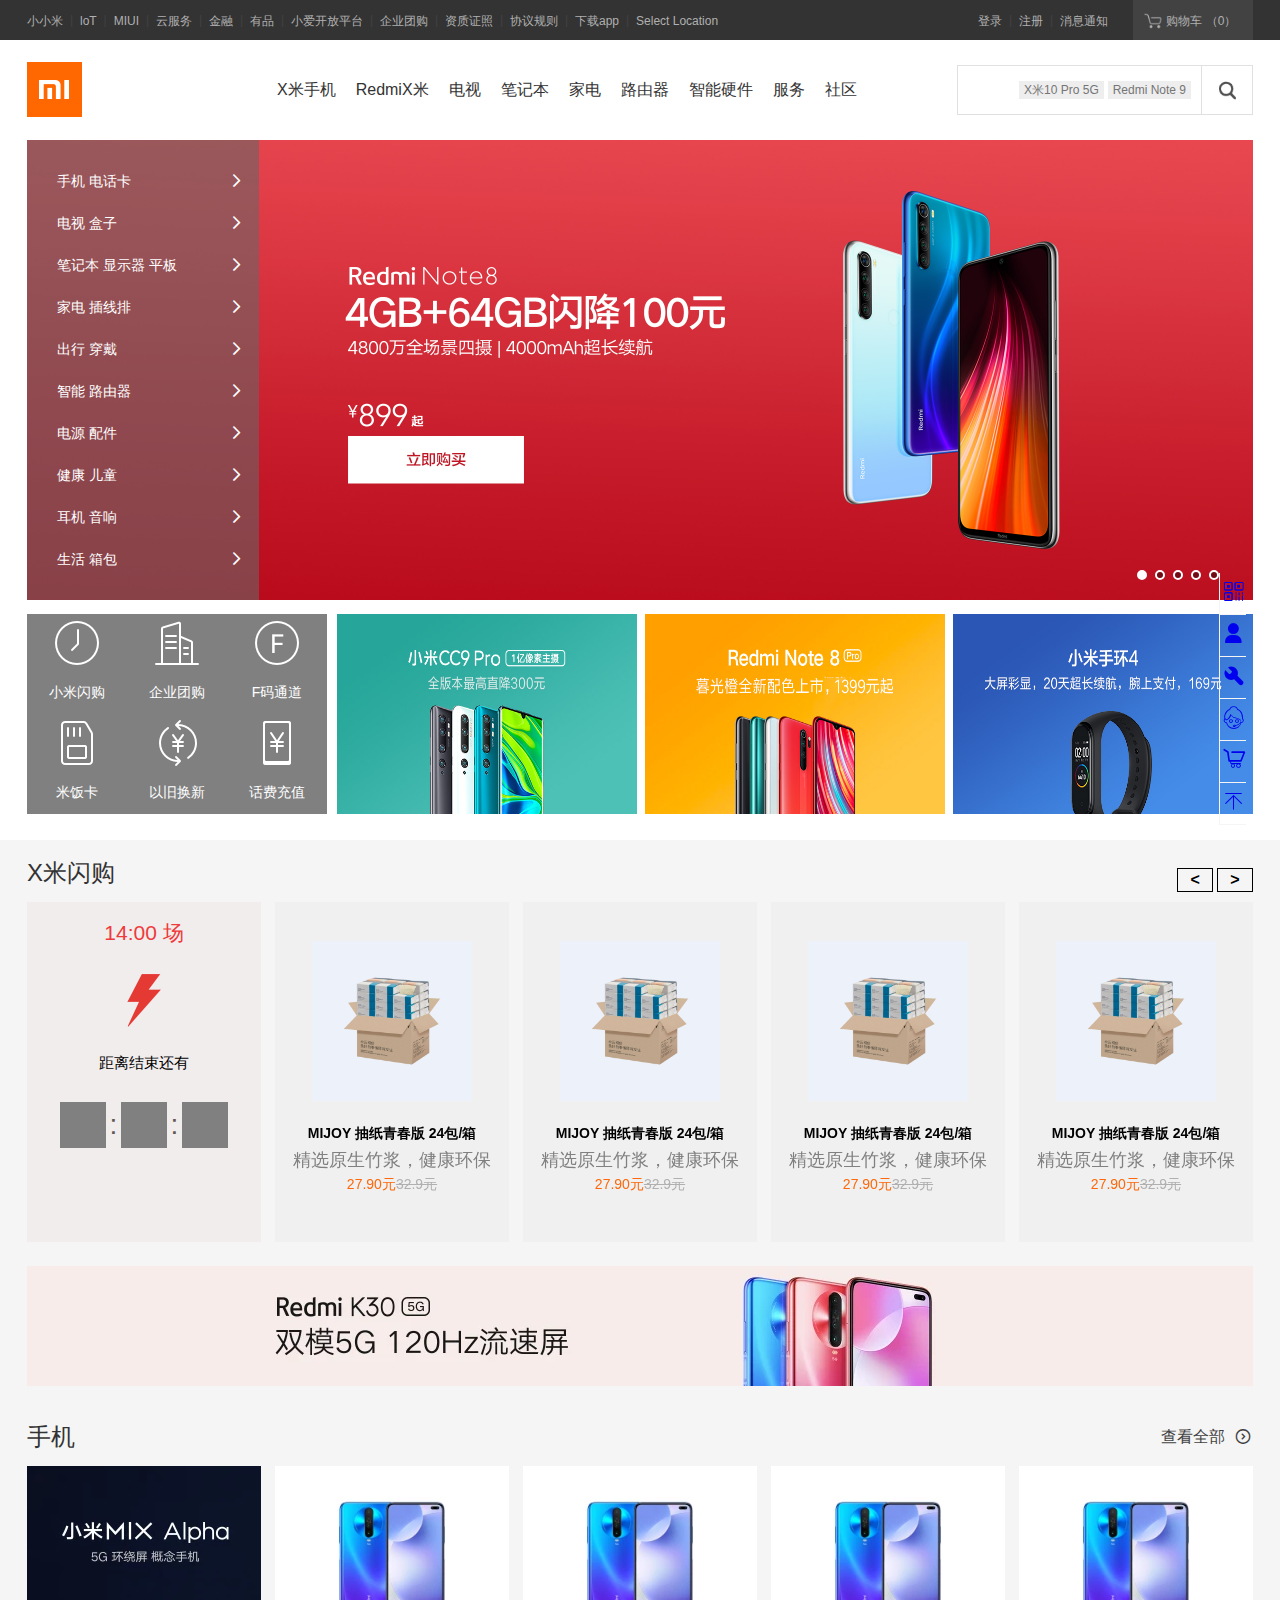
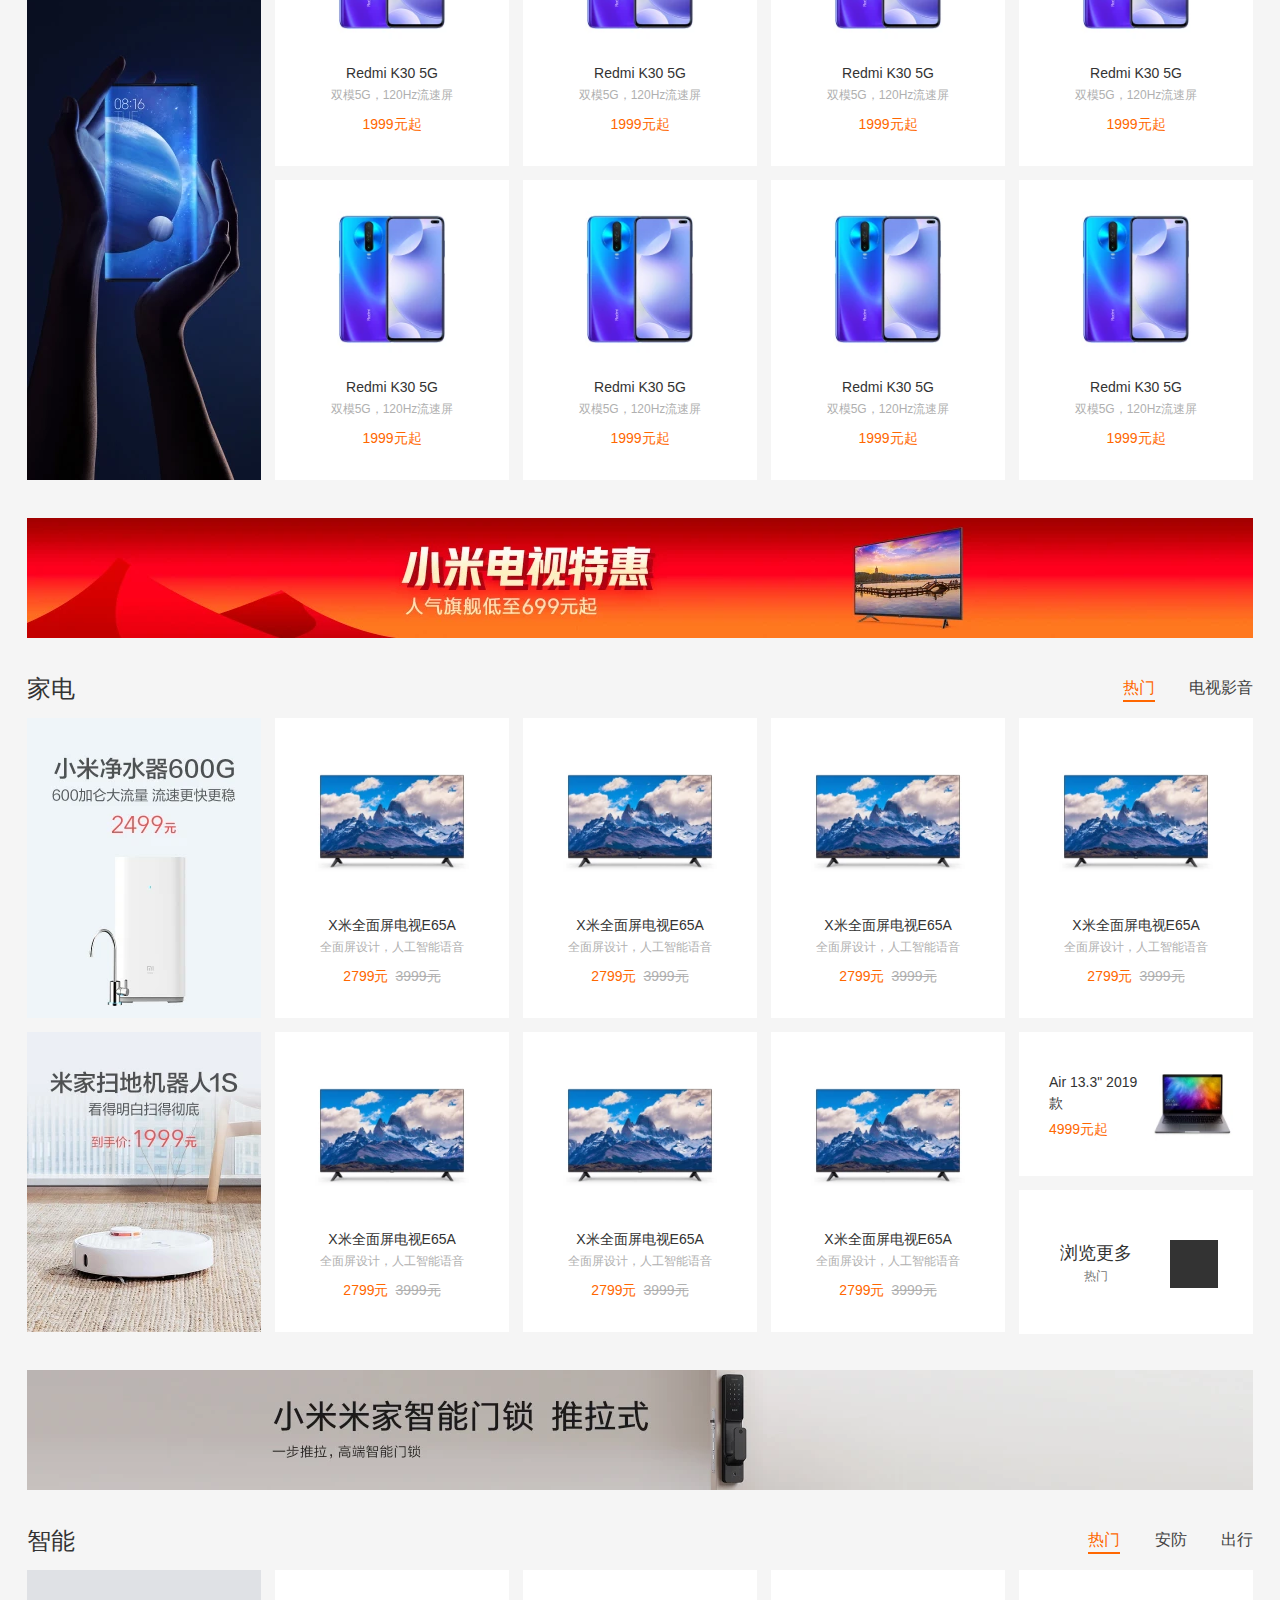
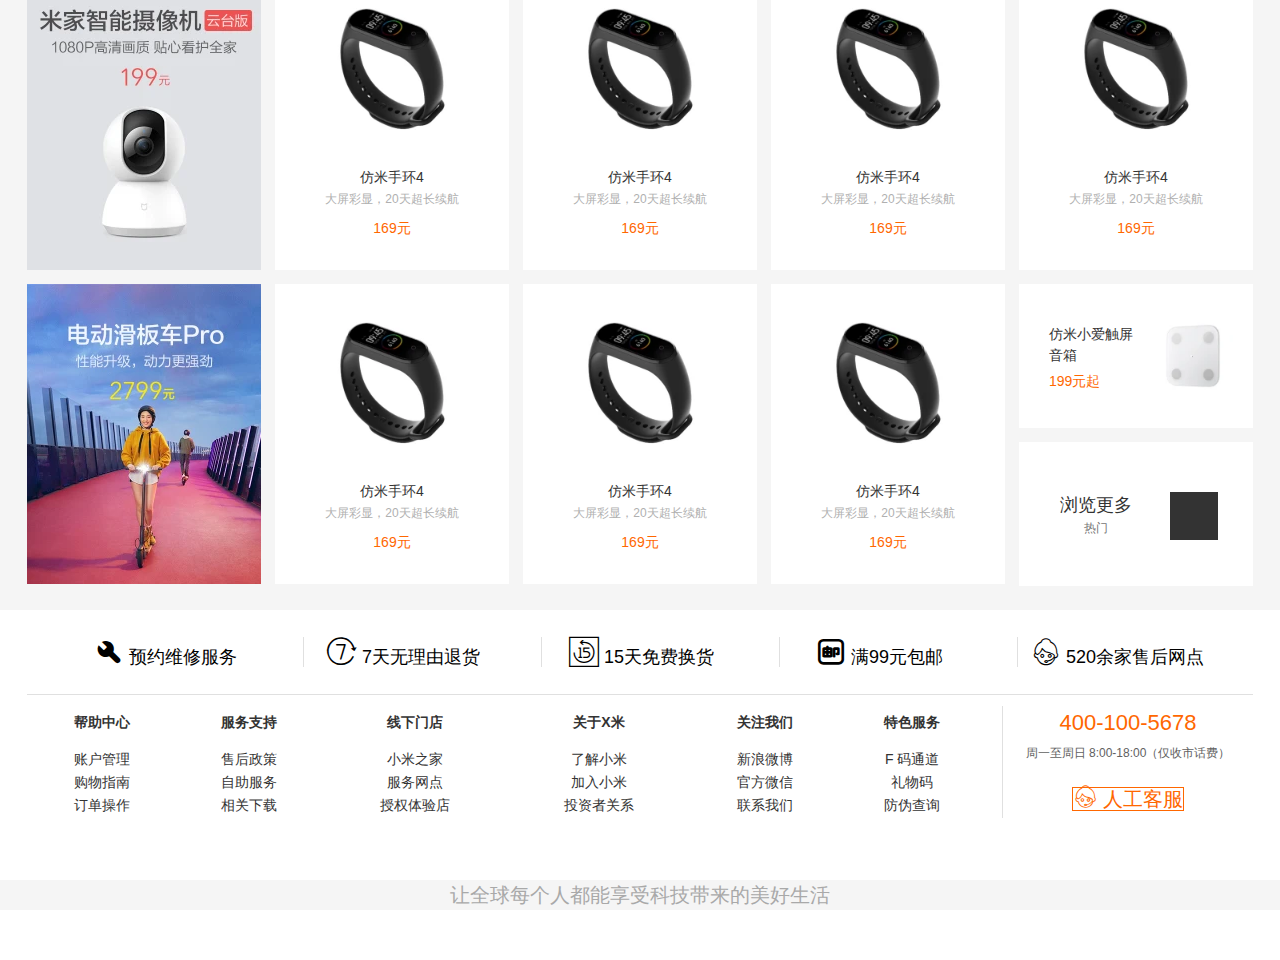
<file: index.html>
<!DOCTYPE html>
<html lang="en">
<head>
    <meta charset="UTF-8">
    <meta name="viewport" content="width=device-width, initial-scale=1.0">
    <title>小小米</title>
    <link rel="stylesheet" href="./css/style.css">
    <link rel="stylesheet" href="./icont/iconfont.css">
    <script src="./js/index.js"></script>
</head>
<body>
    <!-- 头部 -->
    <header id="header">
        <!-- 顶部导航栏start -->
        <div class="site-topbar">
            <div class="container">
                <!-- 导航栏 -->
                <nav class="topbar-nav">
                    <a href="index.html">小小米</a>
                    <span class="sep">|</span>
					<a href="#">loT</a>
					<span class="sep">|</span>
					<a href="#">MIUI</a>
					<span class="sep">|</span>
					<a href="#">云服务</a>
					<span class="sep">|</span>
					<a href="#">金融</a>
					<span class="sep">|</span>
					<a href="#">有品</a>
					<span class="sep">|</span>
					<a href="#">小爱开放平台</a>
					<span class="sep">|</span>
					<a href="#">企业团购</a>
					<span class="sep">|</span>
					<a href="#">资质证照</a>
					<span class="sep">|</span>
					<a href="#">协议规则</a>
                    <span class="sep">|</span>
                    <a href="#" id="J_siteDownloadApp">
                        下载app
                        <span class="appcode">
                            <img src="img/header/download.png" alt="小小米商城" width="90" height="90">
                            小小米商城APP
                        </span>
                    </a>
                    <span class="sep">|</span>
					<a href="#">Select Location</a>
                </nav>
                <!-- 购物车 -->
				<div id="shoppingCar" class="topbar-cart">
					<a href="shopping.html">
						<em></em>
						购物车
						<span>（0）</span>
					</a>
					<div class="cart-menu">
							购物车中还没有商品，赶紧选购吧！
					</div>
                </div>
                <!-- 登录注册 -->
				<div id="J_siteInfo" class="topbar-info">
					<a href="login.html">登录</a>
					<span class="sep">|</span>
					<a href="register.html">注册</a>
					<span class="sep">|</span>
					<a href="#">消息通知</a>
                </div>
                <div id="J_siteUserInfo" class="topbar-info">
                    <span class="user">
                        <a class="user-name" href="#">
                            <span class="name">用户</span>
                            <i class="iconfont-arrow-down-mini">↓</i>
                        </a>
                        <div id="J_userMenuWrapper" class="user-menu-wrapper">
                            <ul class="user-menu">
                                <li><a href="#">个人中心</a></li>
                                <li><a href="#">评价晒单</a></li>
                                <li><a href="#">我的喜欢</a></li>
                                <li><a href="#">小米账户</a></li>
                                <li><a id="J_userLogout" href="#">退出登录</a></li>
                            </ul>
                        </div>
                    </span>
                    <span class="sep">|</span>
                    <a href="#">消息通知</a>
                    <span class="sep">|</span>
                    <a href="#">我的订单</a>
                </div>
            </div>
        </div>
        <!-- 顶部导航栏end -->
        <!-- 头部导航栏start -->
        <div class="site-header">
            <div class="container myclear">
                <!-- 小小米logo -->
                <div class="header-logo">
                    <ul class="myclear">
                        <li><a href="index.html"></a></li>
                        <li></li>
                    </ul>
                </div>
                <!-- 导航栏 -->
                <nav class="header-nav myclear">
                    <ul id="J_childrenList">
                        <li class="nav-item">
                            <a href="#">X米手机</a>
                            <div class="item-children">
                                <div class="container">
                                    <ul class="children-list myclear">
                                        <li>
                                            <a href="#">
                                                <div class="list-image">
                                                    <img src="./img/header/xiaomi10 pro 5G.webp" width="160" height="110" alt="X米">
                                                </div>
                                                <div class="title">X米10 Pro 5G</div>
                                                <p class="price">3699元起</p>
                                            </a>
                                        </li>
                                        <li>
                                            <a href="#">
                                                <div class="list-image">
                                                    <img src="./img/header/xiaomi10 pro 5G.webp" width="160" height="110" alt="X米">
                                                </div>
                                                <div class="title">X米10 Pro 5G</div>
                                                <p class="price">3699元起</p>
                                            </a>
                                        </li>
                                        <li>
                                            <a href="#">
                                                <div class="list-image">
                                                    <img src="./img/header/xiaomi10 pro 5G.webp" width="160" height="110" alt="X米">
                                                </div>
                                                <div class="title">X米10 Pro 5G</div>
                                                <p class="price">3699元起</p>
                                            </a>
                                        </li>
                                        <li>
                                            <a href="#">
                                                <div class="list-image">
                                                    <img src="./img/header/xiaomi10 pro 5G.webp" width="160" height="110" alt="X米">
                                                </div>
                                                <div class="title">X米10 Pro 5G</div>
                                                <p class="price">3699元起</p>
                                            </a>
                                        </li>
                                        <li>
                                            <a href="#">
                                                <div class="list-image">
                                                    <img src="./img/header/xiaomi10 pro 5G.webp" width="160" height="110" alt="X米">
                                                </div>
                                                <div class="title">X米10 Pro 5G</div>
                                                <p class="price">3699元起</p>
                                            </a>
                                        </li>
                                        <li>
                                            <a href="#">
                                                <div class="list-image">
                                                    <img src="./img/header/xiaomi10 pro 5G.webp" width="160" height="110" alt="X米">
                                                </div>
                                                <div class="title">X米10 Pro 5G</div>
                                                <p class="price">3699元起</p>
                                            </a>
                                        </li>
                                    </ul>
                                </div>
                            </div>
                        </li>
                        <li class="nav-item">
                            <a href="#">RedmiX米</a>
                            <div class="item-children">
                                <div class="container">
                                    <ul class="children-list myclear">
                                        <li>
                                            <a href="#">
                                                <div class="list-image">
                                                    <img src="img/header/Redmi%20K30%205G.webp" width="160" height="110" alt="X米">
                                                </div>
                                                <div class="title">Redmi K30 5G</div>
                                                <p class="price">1999元起</p>
                                            </a>
                                        </li>
                                        <li>
                                            <a href="#">
                                                <div class="list-image">
                                                    <img src="img/header/Redmi%20K30%205G.webp" width="160" height="110" alt="X米">
                                                </div>
                                                <div class="title">Redmi K30 5G</div>
                                                <p class="price">1999元起</p>
                                            </a>
                                        </li>
                                        <li>
                                            <a href="#">
                                                <div class="list-image">
                                                    <img src="img/header/Redmi%20K30%205G.webp" width="160" height="110" alt="X米">
                                                </div>
                                                <div class="title">Redmi K30 5G</div>
                                                <p class="price">1999元起</p>
                                            </a>
                                        </li>
                                        <li>
                                            <a href="#">
                                                <div class="list-image">
                                                    <img src="img/header/Redmi%20K30%205G.webp" width="160" height="110" alt="X米">
                                                </div>
                                                <div class="title">Redmi K30 5G</div>
                                                <p class="price">1999元起</p>
                                            </a>
                                        </li>
                                        <li>
                                            <a href="#">
                                                <div class="list-image">
                                                    <img src="img/header/Redmi%20K30%205G.webp" width="160" height="110" alt="X米">
                                                </div>
                                                <div class="title">Redmi K30 5G</div>
                                                <p class="price">1999元起</p>
                                            </a>
                                        </li>
                                        <li>
                                            <a href="#">
                                                <div class="list-image">
                                                    <img src="img/header/Redmi%20K30%205G.webp" width="160" height="110" alt="X米">
                                                </div>
                                                <div class="title">Redmi K30 5G</div>
                                                <p class="price">1999元起</p>
                                            </a>
                                        </li>
                                    </ul>
                                </div>
                            </div>
                        </li>
                        <li class="nav-item">
                            <a href="#">电视</a>
                            <div class="item-children">
                                <div class="container">
                                    <ul class="children-list myclear">
                                        <li>
                                            <a href="#">
                                                <div class="list-image">
                                                    <img src="img/header/Redmi%20dsj%20R70A.webp" width="160" height="110" alt="X米">
                                                </div>
                                                <div class="title">Redmi X米电视 70英寸 R70A</div>
                                                <p class="price">2999元</p>
                                            </a>
                                        </li>
                                        <li>
                                            <a href="#">
                                                <div class="list-image">
                                                    <img src="img/header/Redmi%20dsj%20R70A.webp" width="160" height="110" alt="X米">
                                                </div>
                                                <div class="title">Redmi X米电视 70英寸 R70A</div>
                                                <p class="price">2999元</p>
                                            </a>
                                        </li>
                                        <li>
                                            <a href="#">
                                                <div class="list-image">
                                                    <img src="img/header/Redmi%20dsj%20R70A.webp" width="160" height="110" alt="X米">
                                                </div>
                                                <div class="title">Redmi X米电视 70英寸 R70A</div>
                                                <p class="price">2999元</p>
                                            </a>
                                        </li>
                                        <li>
                                            <a href="#">
                                                <div class="list-image">
                                                    <img src="img/header/Redmi%20dsj%20R70A.webp" width="160" height="110" alt="X米">
                                                </div>
                                                <div class="title">Redmi X米电视 70英寸 R70A</div>
                                                <p class="price">2999元</p>
                                            </a>
                                        </li>
                                        <li>
                                            <a href="#">
                                                <div class="list-image">
                                                    <img src="img/header/Redmi%20dsj%20R70A.webp" width="160" height="110" alt="X米">
                                                </div>
                                                <div class="title">Redmi X米电视 70英寸 R70A</div>
                                                <p class="price">2999元</p>
                                            </a>
                                        </li>
                                        <li>
                                            <a href="#">
                                                <div class="list-image">
                                                    <img src="img/header/Redmi%20dsj%20R70A.webp" width="160" height="110" alt="X米">
                                                </div>
                                                <div class="title">Redmi X米电视 70英寸 R70A</div>
                                                <p class="price">2999元</p>
                                            </a>
                                        </li>
                                    </ul>
                                </div>
                            </div>
                        </li>
                        <li class="nav-item">
                            <a href="#">笔记本</a>
                            <div class="item-children">
                                <div class="container">
                                    <ul class="children-list myclear">
                                        <li>
                                            <a href="#">
                                                <div class="list-image">
                                                    <img src="img/header/Redmibook%2013.webp" width="160" height="110" alt="X米">
                                                </div>
                                                <div class="title">RedmiBook 13</div>
                                                <p class="price">4199元起</p>
                                            </a>
                                        </li>
                                        <li>
                                            <a href="#">
                                                <div class="list-image">
                                                    <img src="img/header/Redmibook%2013.webp" width="160" height="110" alt="X米">
                                                </div>
                                                <div class="title">RedmiBook 13</div>
                                                <p class="price">4199元起</p>
                                            </a>
                                        </li>
                                        <li>
                                            <a href="#">
                                                <div class="list-image">
                                                    <img src="img/header/Redmibook%2013.webp" width="160" height="110" alt="X米">
                                                </div>
                                                <div class="title">RedmiBook 13</div>
                                                <p class="price">4199元起</p>
                                            </a>
                                        </li>
                                        <li>
                                            <a href="#">
                                                <div class="list-image">
                                                    <img src="img/header/Redmibook%2013.webp" width="160" height="110" alt="X米">
                                                </div>
                                                <div class="title">RedmiBook 13</div>
                                                <p class="price">4199元起</p>
                                            </a>
                                        </li>
                                        <li>
                                            <a href="#">
                                                <div class="list-image">
                                                    <img src="img/header/Redmibook%2013.webp" width="160" height="110" alt="X米">
                                                </div>
                                                <div class="title">RedmiBook 13</div>
                                                <p class="price">4199元起</p>
                                            </a>
                                        </li>
                                        <li>
                                            <a href="#">
                                                <div class="list-image">
                                                    <img src="img/header/Redmibook%2013.webp" width="160" height="110" alt="X米">
                                                </div>
                                                <div class="title">RedmiBook 13</div>
                                                <p class="price">4199元起</p>
                                            </a>
                                        </li>
                                    </ul>
                                </div>
                            </div>
                        </li>
                        <li class="nav-item">
                            <a href="#">家电</a>
                            <div class="item-children">
                                <div class="container">
                                    <ul class="children-list myclear">
                                        <li>
                                            <a href="#">
                                                <div class="list-image">
                                                    <img src="img/header/XM%20kt%20C1.webp" width="160" height="110" alt="X米">
                                                </div>
                                                <div class="title">米家互联网空调C1（一级能效）</div>
                                                <p class="price">2599元</p>
                                            </a>
                                        </li>
                                        <li>
                                            <a href="#">
                                                <div class="list-image">
                                                    <img src="img/header/XM%20kt%20C1.webp" width="160" height="110" alt="X米">
                                                </div>
                                                <div class="title">米家互联网空调C1（一级能效）</div>
                                                <p class="price">2599元</p>
                                            </a>
                                        </li>
                                        <li>
                                            <a href="#">
                                                <div class="list-image">
                                                    <img src="img/header/XM%20kt%20C1.webp" width="160" height="110" alt="X米">
                                                </div>
                                                <div class="title">米家互联网空调C1（一级能效）</div>
                                                <p class="price">2599元</p>
                                            </a>
                                        </li>
                                        <li>
                                            <a href="#">
                                                <div class="list-image">
                                                    <img src="img/header/XM%20kt%20C1.webp" width="160" height="110" alt="X米">
                                                </div>
                                                <div class="title">米家互联网空调C1（一级能效）</div>
                                                <p class="price">2599元</p>
                                            </a>
                                        </li>
                                        <li>
                                            <a href="#">
                                                <div class="list-image">
                                                    <img src="img/header/XM%20kt%20C1.webp" width="160" height="110" alt="X米">
                                                </div>
                                                <div class="title">米家互联网空调C1（一级能效）</div>
                                                <p class="price">2599元</p>
                                            </a>
                                        </li>
                                        <li>
                                            <a href="#">
                                                <div class="list-image">
                                                    <img src="img/header/XM%20kt%20C1.webp" width="160" height="110" alt="X米">
                                                </div>
                                                <div class="title">米家互联网空调C1（一级能效）</div>
                                                <p class="price">2599元</p>
                                            </a>
                                        </li>
                                    </ul>
                                </div>
                            </div>
                        </li>
                        <li class="nav-item">
                            <a href="#">路由器</a>
                            <div class="item-children">
                                <div class="container">
                                    <ul class="children-list myclear">
                                        <li>
                                            <a href="#">
                                                <div class="list-image">
                                                    <img src="img/header/Redmi%20lyq%20AC2100.webp" width="160" height="110" alt="X米">
                                                </div>
                                                <div class="title">Redmi路由器AC2100</div>
                                                <p class="price">169元</p>
                                            </a>
                                        </li>
                                        <li>
                                            <a href="#">
                                                <div class="list-image">
                                                    <img src="img/header/Redmi%20lyq%20AC2100.webp" width="160" height="110" alt="X米">
                                                </div>
                                                <div class="title">Redmi路由器AC2100</div>
                                                <p class="price">169元</p>
                                            </a>
                                        </li>
                                        <li>
                                            <a href="#">
                                                <div class="list-image">
                                                    <img src="img/header/Redmi%20lyq%20AC2100.webp" width="160" height="110" alt="X米">
                                                </div>
                                                <div class="title">Redmi路由器AC2100</div>
                                                <p class="price">169元</p>
                                            </a>
                                        </li>
                                        <li>
                                            <a href="#">
                                                <div class="list-image">
                                                    <img src="img/header/Redmi%20lyq%20AC2100.webp" width="160" height="110" alt="X米">
                                                </div>
                                                <div class="title">Redmi路由器AC2100</div>
                                                <p class="price">169元</p>
                                            </a>
                                        </li>
                                        <li>
                                            <a href="#">
                                                <div class="list-image">
                                                    <img src="img/header/Redmi%20lyq%20AC2100.webp" width="160" height="110" alt="X米">
                                                </div>
                                                <div class="title">Redmi路由器AC2100</div>
                                                <p class="price">169元</p>
                                            </a>
                                        </li>
                                        <li>
                                            <a href="#">
                                                <div class="list-image">
                                                    <img src="img/header/Redmi%20lyq%20AC2100.webp" width="160" height="110" alt="X米">
                                                </div>
                                                <div class="title">Redmi路由器AC2100</div>
                                                <p class="price">169元</p>
                                            </a>
                                        </li>
                                    </ul>
                                </div>
                            </div>
                        </li>
                        <li class="nav-item">
                            <a href="#">智能硬件</a>
                            <div class="item-children">
                                <div class="container">
                                    <ul class="children-list myclear">
                                        <li>
                                            <a href="#">
                                                <div class="list-image">
                                                    <img src="img/header/Redmi%20xiaai.webp" width="160" height="110" alt="X米">
                                                </div>
                                                <div class="title">Redmi小爱音箱 Play</div>
                                                <p class="price">79元</p>
                                            </a>
                                        </li>
                                        <li>
                                            <a href="#">
                                                <div class="list-image">
                                                    <img src="img/header/Redmi%20xiaai.webp" width="160" height="110" alt="X米">
                                                </div>
                                                <div class="title">Redmi小爱音箱 Play</div>
                                                <p class="price">79元</p>
                                            </a>
                                        </li>
                                        <li>
                                            <a href="#">
                                                <div class="list-image">
                                                    <img src="img/header/Redmi%20xiaai.webp" width="160" height="110" alt="X米">
                                                </div>
                                                <div class="title">Redmi小爱音箱 Play</div>
                                                <p class="price">79元</p>
                                            </a>
                                        </li>
                                        <li>
                                            <a href="#">
                                                <div class="list-image">
                                                    <img src="img/header/Redmi%20xiaai.webp" width="160" height="110" alt="X米">
                                                </div>
                                                <div class="title">Redmi小爱音箱 Play</div>
                                                <p class="price">79元</p>
                                            </a>
                                        </li>
                                        <li>
                                            <a href="#">
                                                <div class="list-image">
                                                    <img src="img/header/Redmi%20xiaai.webp" width="160" height="110" alt="X米">
                                                </div>
                                                <div class="title">Redmi小爱音箱 Play</div>
                                                <p class="price">79元</p>
                                            </a>
                                        </li>
                                        <li>
                                            <a href="#">
                                                <div class="list-image">
                                                    <img src="img/header/Redmi%20xiaai.webp" width="160" height="110" alt="X米">
                                                </div>
                                                <div class="title">Redmi小爱音箱 Play</div>
                                                <p class="price">79元</p>
                                            </a>
                                        </li>
                                    </ul>
                                </div>
                            </div>
                        </li>
                        <li class="nav-item">
                            <a href="#">服务</a>
                        </li>
                        <li class="nav-item">
                            <a href="#">社区</a>
                        </li>
                    </ul>
                </nav>
                <!-- 搜索 -->
                <div class="myclear header-search ">
                    <input id="search" class="search-text" type="text"/>
                    <span class="search-btn"></span>
                    <div class="search-hot-words">
                        <a href="#">X米10 Pro 5G</a>
                        <a href="#">Redmi Note 9</a>
                    </div>
                    <div id="J_keywordList" class="keyword-list">
                        <ul class="result-list">
                            <li><a href="#">X米 10</a></li>
                            <li><a href="#">Redmi K30 pro</a></li>
                            <li><a href="#">Redmi K30</a></li>
                            <li><a href="#">Redmi Note 7 Pro</a></li>
                            <li><a href="#">Redmi note 7</a></li>
                            <li><a href="#">X米电视4c</a></li>
                            <li><a href="#">电视32英寸</a></li>
                            <li><a href="#">笔记本pro</a></li>
                            <li><a href="#">小爱音箱</a></li>
                            <li><a href="#">净水器</a></li>
                        </ul>
                    </div>
                </div>
            </div>
        </div>
    </header>
    <!-- 主体 -->
    <section>
        <!-- home-top-container start -->
		<header class="home-container">
            <div class="container">
                <div id="J_homeTop" class="container-top">
                    <ul id="J_goodsList" class="goods-list">
                        <li class="category-li">
                            <a class="title" href="#">
                                手机 电话卡
                                <span class="iconfont icon-xiangyou"></span>
                            </a>
                            <div class="children">
                                <ul class="children-list myclear">
                                    <li>
                                        <a class="link myclear" href="#">
                                            <img src="img/section/header/category1.webp">
                                            <span class="text">X米手机 5G</span>
                                        </a>
                                    </li>
                                    <li>
                                        <a class="link myclear" href="#">
                                            <img src="img/section/header/category1.webp">
                                            <span class="text">X米手机 5G</span>
                                        </a>
                                    </li>
                                    <li>
                                        <a class="link myclear" href="#">
                                            <img src="img/section/header/category1.webp">
                                            <span class="text">X米手机 5G</span>
                                        </a>
                                    </li>
                                    <li>
                                        <a class="link myclear" href="#">
                                            <img src="img/section/header/category1.webp">
                                            <span class="text">X米手机 5G</span>
                                        </a>
                                    </li>
                                    <li>
                                        <a class="link myclear" href="#">
                                            <img src="img/section/header/category1.webp">
                                            <span class="text">X米手机 5G</span>
                                        </a>
                                    </li>
                                    <li>
                                        <a class="link myclear" href="#">
                                            <img src="img/section/header/category1.webp">
                                            <span class="text">X米手机 5G</span>
                                        </a>
                                    </li>
                                    <li>
                                        <a class="link myclear" href="#">
                                            <img src="img/section/header/category1.webp">
                                            <span class="text">X米手机 5G</span>
                                        </a>
                                    </li>
                                    <li>
                                        <a class="link myclear" href="#">
                                            <img src="img/section/header/category1.webp">
                                            <span class="text">X米手机 5G</span>
                                        </a>
                                    </li>
                                    <li>
                                        <a class="link myclear" href="#">
                                            <img src="img/section/header/category1.webp">
                                            <span class="text">X米手机 5G</span>
                                        </a>
                                    </li>
                                    <li>
                                        <a class="link myclear" href="#">
                                            <img src="img/section/header/category1.webp">
                                            <span class="text">X米手机 5G</span>
                                        </a>
                                    </li>
                                    <li>
                                        <a class="link myclear" href="#">
                                            <img src="img/section/header/category1.webp">
                                            <span class="text">X米手机 5G</span>
                                        </a>
                                    </li>
                                    <li>
                                        <a class="link myclear" href="#">
                                            <img src="img/section/header/category1.webp">
                                            <span class="text">X米手机 5G</span>
                                        </a>
                                    </li>
                                    <li>
                                        <a class="link myclear" href="#">
                                            <img src="img/section/header/category1.webp">
                                            <span class="text">X米手机 5G</span>
                                        </a>
                                    </li>
                                    <li>
                                        <a class="link myclear" href="#">
                                            <img src="img/section/header/category1.webp">
                                            <span class="text">X米手机 5G</span>
                                        </a>
                                    </li>
                                    <li>
                                        <a class="link myclear" href="#">
                                            <img src="img/section/header/category1.webp">
                                            <span class="text">X米手机 5G</span>
                                        </a>
                                    </li>
                                    <li>
                                        <a class="link myclear" href="#">
                                            <img src="img/section/header/category1.webp">
                                            <span class="text">X米手机 5G</span>
                                        </a>
                                    </li>
                                    <li>
                                        <a class="link myclear" href="#">
                                            <img src="img/section/header/category1.webp">
                                            <span class="text">X米手机 5G</span>
                                        </a>
                                    </li>
                                    <li>
                                        <a class="link myclear" href="#">
                                            <img src="img/section/header/category1.webp">
                                            <span class="text">X米手机 5G</span>
                                        </a>
                                    </li>
                                    <li>
                                        <a class="link myclear" href="#">
                                            <img src="img/section/header/category1.webp">
                                            <span class="text">X米手机 5G</span>
                                        </a>
                                    </li>
                                    <li>
                                        <a class="link myclear" href="#">
                                            <img src="img/section/header/category1.webp">
                                            <span class="text">X米手机 5G</span>
                                        </a>
                                    </li>
                                    <li>
                                        <a class="link myclear" href="#">
                                            <img src="img/section/header/category1.webp">
                                            <span class="text">X米手机 5G</span>
                                        </a>
                                    </li>
                                    <li>
                                        <a class="link myclear" href="#">
                                            <img src="img/section/header/category1.webp">
                                            <span class="text">X米手机 5G</span>
                                        </a>
                                    </li>
                                    <li>
                                        <a class="link myclear" href="#">
                                            <img src="img/section/header/category1.webp">
                                            <span class="text">X米手机 5G</span>
                                        </a>
                                    </li>
                                    <li>
                                        <a class="link myclear" href="#">
                                            <img src="img/section/header/category1.webp">
                                            <span class="text">X米手机 5G</span>
                                        </a>
                                    </li>
                                </ul>
                            </div>
                        </li>
                        <li class="category-li">
                            <a class="title" href="#">
                                电视 盒子
                                <span class="iconfont icon-xiangyou"></span>
                            </a>
                            <div class="children">
                                <ul class="children-list myclear">
                                    <li>
                                        <a class="link myclear" href="#">
                                            <img src="img/section/header/category2.webp">
                                            <span class="text">X米电视5 55英寸</span>
                                        </a>
                                    </li>
                                    <li>
                                        <a class="link myclear" href="#">
                                            <img src="img/section/header/category2.webp">
                                            <span class="text">X米电视5 55英寸</span>
                                        </a>
                                    </li>
                                    <li>
                                        <a class="link myclear" href="#">
                                            <img src="img/section/header/category2.webp">
                                            <span class="text">X米电视5 55英寸</span>
                                        </a>
                                    </li>
                                    <li>
                                        <a class="link myclear" href="#">
                                            <img src="img/section/header/category2.webp">
                                            <span class="text">X米电视5 55英寸</span>
                                        </a>
                                    </li>
                                    <li>
                                        <a class="link myclear" href="#">
                                            <img src="img/section/header/category2.webp">
                                            <span class="text">X米电视5 55英寸</span>
                                        </a>
                                    </li>
                                    <li>
                                        <a class="link myclear" href="#">
                                            <img src="img/section/header/category2.webp">
                                            <span class="text">X米电视5 55英寸</span>
                                        </a>
                                    </li>
                                    <li>
                                        <a class="link myclear" href="#">
                                            <img src="img/section/header/category2.webp">
                                            <span class="text">X米电视5 55英寸</span>
                                        </a>
                                    </li>
                                    <li>
                                        <a class="link myclear" href="#">
                                            <img src="img/section/header/category2.webp">
                                            <span class="text">X米电视5 55英寸</span>
                                        </a>
                                    </li>
                                    <li>
                                        <a class="link myclear" href="#">
                                            <img src="img/section/header/category2.webp">
                                            <span class="text">X米电视5 55英寸</span>
                                        </a>
                                    </li>
                                    <li>
                                        <a class="link myclear" href="#">
                                            <img src="img/section/header/category2.webp">
                                            <span class="text">X米电视5 55英寸</span>
                                        </a>
                                    </li>
                                    <li>
                                        <a class="link myclear" href="#">
                                            <img src="img/section/header/category2.webp">
                                            <span class="text">X米电视5 55英寸</span>
                                        </a>
                                    </li>
                                    <li>
                                        <a class="link myclear" href="#">
                                            <img src="img/section/header/category2.webp">
                                            <span class="text">X米电视5 55英寸</span>
                                        </a>
                                    </li>
                                    <li>
                                        <a class="link myclear" href="#">
                                            <img src="img/section/header/category2.webp">
                                            <span class="text">X米电视5 55英寸</span>
                                        </a>
                                    </li>
                                    <li>
                                        <a class="link myclear" href="#">
                                            <img src="img/section/header/category2.webp">
                                            <span class="text">X米电视5 55英寸</span>
                                        </a>
                                    </li>
                                    <li>
                                        <a class="link myclear" href="#">
                                            <img src="img/section/header/category2.webp">
                                            <span class="text">X米电视5 55英寸</span>
                                        </a>
                                    </li>
                                    <li>
                                        <a class="link myclear" href="#">
                                            <img src="img/section/header/category2.webp">
                                            <span class="text">X米电视5 55英寸</span>
                                        </a>
                                    </li>
                                    <li>
                                        <a class="link myclear" href="#">
                                            <img src="img/section/header/category2.webp">
                                            <span class="text">X米电视5 55英寸</span>
                                        </a>
                                    </li>
                                    <li>
                                        <a class="link myclear" href="#">
                                            <img src="img/section/header/category2.webp">
                                            <span class="text">X米电视5 55英寸</span>
                                        </a>
                                    </li>
                                    <li>
                                        <a class="link myclear" href="#">
                                            <img src="img/section/header/category2.webp">
                                            <span class="text">X米电视5 55英寸</span>
                                        </a>
                                    </li>
                                    <li>
                                        <a class="link myclear" href="#">
                                            <img src="img/section/header/category2.webp">
                                            <span class="text">X米电视5 55英寸</span>
                                        </a>
                                    </li>
                                    <li>
                                        <a class="link myclear" href="#">
                                            <img src="img/section/header/category2.webp">
                                            <span class="text">X米电视5 55英寸</span>
                                        </a>
                                    </li>
                                    <li>
                                        <a class="link myclear" href="#">
                                            <img src="img/section/header/category2.webp">
                                            <span class="text">X米电视5 55英寸</span>
                                        </a>
                                    </li>
                                    <li>
                                        <a class="link myclear" href="#">
                                            <img src="img/section/header/category2.webp">
                                            <span class="text">X米电视5 55英寸</span>
                                        </a>
                                    </li>
                                    <li>
                                        <a class="link myclear" href="#">
                                            <img src="img/section/header/category2.webp">
                                            <span class="text">X米电视5 55英寸</span>
                                        </a>
                                    </li>
                                </ul>
                            </div>
                        </li>
                        <li class="category-li">
                            <a class="title" href="#">
                                笔记本 显示器 平板
                                <span class="iconfont icon-xiangyou"></span>
                            </a>
                            <div class="children">
                                <ul class="children-list myclear">
                                    <li>
                                        <a class="link myclear" href="#">
                                            <img src="img/section/header/category3.webp">
                                            <span class="text">RedmiBook 13</span>
                                        </a>
                                    </li>
                                    <li>
                                        <a class="link myclear" href="#">
                                            <img src="img/section/header/category3.webp">
                                            <span class="text">RedmiBook 13</span>
                                        </a>
                                    </li>
                                    <li>
                                        <a class="link myclear" href="#">
                                            <img src="img/section/header/category3.webp">
                                            <span class="text">RedmiBook 13</span>
                                        </a>
                                    </li>
                                    <li>
                                        <a class="link myclear" href="#">
                                            <img src="img/section/header/category3.webp">
                                            <span class="text">RedmiBook 13</span>
                                        </a>
                                    </li>
                                    <li>
                                        <a class="link myclear" href="#">
                                            <img src="img/section/header/category3.webp">
                                            <span class="text">RedmiBook 13</span>
                                        </a>
                                    </li>
                                    <li>
                                        <a class="link myclear" href="#">
                                            <img src="img/section/header/category3.webp">
                                            <span class="text">RedmiBook 13</span>
                                        </a>
                                    </li>
                                    <li>
                                        <a class="link myclear" href="#">
                                            <img src="img/section/header/category3.webp">
                                            <span class="text">RedmiBook 13</span>
                                        </a>
                                    </li>
                                    <li>
                                        <a class="link myclear" href="#">
                                            <img src="img/section/header/category3.webp">
                                            <span class="text">RedmiBook 13</span>
                                        </a>
                                    </li>
                                    <li>
                                        <a class="link myclear" href="#">
                                            <img src="img/section/header/category3.webp">
                                            <span class="text">RedmiBook 13</span>
                                        </a>
                                    </li>
                                    <li>
                                        <a class="link myclear" href="#">
                                            <img src="img/section/header/category3.webp">
                                            <span class="text">RedmiBook 13</span>
                                        </a>
                                    </li>
                                    <li>
                                        <a class="link myclear" href="#">
                                            <img src="img/section/header/category3.webp">
                                            <span class="text">RedmiBook 13</span>
                                        </a>
                                    </li>
                                    <li>
                                        <a class="link myclear" href="#">
                                            <img src="img/section/header/category3.webp">
                                            <span class="text">RedmiBook 13</span>
                                        </a>
                                    </li>
                                    <li>
                                        <a class="link myclear" href="#">
                                            <img src="img/section/header/category3.webp">
                                            <span class="text">RedmiBook 13</span>
                                        </a>
                                    </li>
                                    <li>
                                        <a class="link myclear" href="#">
                                            <img src="img/section/header/category3.webp">
                                            <span class="text">RedmiBook 13</span>
                                        </a>
                                    </li>
                                    <li>
                                        <a class="link myclear" href="#">
                                            <img src="img/section/header/category3.webp">
                                            <span class="text">RedmiBook 13</span>
                                        </a>
                                    </li>
                                    <li>
                                        <a class="link myclear" href="#">
                                            <img src="img/section/header/category3.webp">
                                            <span class="text">RedmiBook 13</span>
                                        </a>
                                    </li>
                                    <li>
                                        <a class="link myclear" href="#">
                                            <img src="img/section/header/category3.webp">
                                            <span class="text">RedmiBook 13</span>
                                        </a>
                                    </li>
                                    <li>
                                        <a class="link myclear" href="#">
                                            <img src="img/section/header/category3.webp">
                                            <span class="text">RedmiBook 13</span>
                                        </a>
                                    </li>
                                    <li>
                                        <a class="link myclear" href="#">
                                            <img src="img/section/header/category3.webp">
                                            <span class="text">RedmiBook 13</span>
                                        </a>
                                    </li>
                                    <li>
                                        <a class="link myclear" href="#">
                                            <img src="img/section/header/category3.webp">
                                            <span class="text">RedmiBook 13</span>
                                        </a>
                                    </li>
                                    <li>
                                        <a class="link myclear" href="#">
                                            <img src="img/section/header/category3.webp">
                                            <span class="text">RedmiBook 13</span>
                                        </a>
                                    </li>
                                    <li>
                                        <a class="link myclear" href="#">
                                            <img src="img/section/header/category3.webp">
                                            <span class="text">RedmiBook 13</span>
                                        </a>
                                    </li>
                                    <li>
                                        <a class="link myclear" href="#">
                                            <img src="img/section/header/category3.webp">
                                            <span class="text">RedmiBook 13</span>
                                        </a>
                                    </li>
                                    <li>
                                        <a class="link myclear" href="#">
                                            <img src="img/section/header/category3.webp">
                                            <span class="text">RedmiBook 13</span>
                                        </a>
                                    </li>
                                </ul>
                            </div>
                        </li>
                        <li class="category-li">
                            <a class="title" href="#">
                                家电 插线排
                                <span class="iconfont icon-xiangyou"></span>
                            </a>
                            <div class="children">
                                <ul class="children-list myclear">
                                    <li>
                                        <a class="link myclear" href="#">
                                            <img src="img/section/header/category4.webp">
                                            <span class="text">冰箱</span>
                                        </a>
                                    </li>
                                    <li>
                                        <a class="link myclear" href="#">
                                            <img src="img/section/header/category4.webp">
                                            <span class="text">冰箱</span>
                                        </a>
                                    </li>
                                    <li>
                                        <a class="link myclear" href="#">
                                            <img src="img/section/header/category4.webp">
                                            <span class="text">冰箱</span>
                                        </a>
                                    </li>
                                    <li>
                                        <a class="link myclear" href="#">
                                            <img src="img/section/header/category4.webp">
                                            <span class="text">冰箱</span>
                                        </a>
                                    </li>
                                    <li>
                                        <a class="link myclear" href="#">
                                            <img src="img/section/header/category4.webp">
                                            <span class="text">冰箱</span>
                                        </a>
                                    </li>
                                    <li>
                                        <a class="link myclear" href="#">
                                            <img src="img/section/header/category4.webp">
                                            <span class="text">冰箱</span>
                                        </a>
                                    </li>
                                    <li>
                                        <a class="link myclear" href="#">
                                            <img src="img/section/header/category4.webp">
                                            <span class="text">冰箱</span>
                                        </a>
                                    </li>
                                    <li>
                                        <a class="link myclear" href="#">
                                            <img src="img/section/header/category4.webp">
                                            <span class="text">冰箱</span>
                                        </a>
                                    </li>
                                    <li>
                                        <a class="link myclear" href="#">
                                            <img src="img/section/header/category4.webp">
                                            <span class="text">冰箱</span>
                                        </a>
                                    </li>
                                    <li>
                                        <a class="link myclear" href="#">
                                            <img src="img/section/header/category4.webp">
                                            <span class="text">冰箱</span>
                                        </a>
                                    </li>
                                    <li>
                                        <a class="link myclear" href="#">
                                            <img src="img/section/header/category4.webp">
                                            <span class="text">冰箱</span>
                                        </a>
                                    </li>
                                    <li>
                                        <a class="link myclear" href="#">
                                            <img src="img/section/header/category4.webp">
                                            <span class="text">冰箱</span>
                                        </a>
                                    </li>
                                    <li>
                                        <a class="link myclear" href="#">
                                            <img src="img/section/header/category4.webp">
                                            <span class="text">冰箱</span>
                                        </a>
                                    </li>
                                    <li>
                                        <a class="link myclear" href="#">
                                            <img src="img/section/header/category4.webp">
                                            <span class="text">冰箱</span>
                                        </a>
                                    </li>
                                    <li>
                                        <a class="link myclear" href="#">
                                            <img src="img/section/header/category4.webp">
                                            <span class="text">冰箱</span>
                                        </a>
                                    </li>
                                    <li>
                                        <a class="link myclear" href="#">
                                            <img src="img/section/header/category4.webp">
                                            <span class="text">冰箱</span>
                                        </a>
                                    </li>
                                    <li>
                                        <a class="link myclear" href="#">
                                            <img src="img/section/header/category4.webp">
                                            <span class="text">冰箱</span>
                                        </a>
                                    </li>
                                    <li>
                                        <a class="link myclear" href="#">
                                            <img src="img/section/header/category4.webp">
                                            <span class="text">冰箱</span>
                                        </a>
                                    </li>
                                    <li>
                                        <a class="link myclear" href="#">
                                            <img src="img/section/header/category4.webp">
                                            <span class="text">冰箱</span>
                                        </a>
                                    </li>
                                    <li>
                                        <a class="link myclear" href="#">
                                            <img src="img/section/header/category4.webp">
                                            <span class="text">冰箱</span>
                                        </a>
                                    </li>
                                    <li>
                                        <a class="link myclear" href="#">
                                            <img src="img/section/header/category4.webp">
                                            <span class="text">冰箱</span>
                                        </a>
                                    </li>
                                    <li>
                                        <a class="link myclear" href="#">
                                            <img src="img/section/header/category4.webp">
                                            <span class="text">冰箱</span>
                                        </a>
                                    </li>
                                    <li>
                                        <a class="link myclear" href="#">
                                            <img src="img/section/header/category4.webp">
                                            <span class="text">冰箱</span>
                                        </a>
                                    </li>
                                    <li>
                                        <a class="link myclear" href="#">
                                            <img src="img/section/header/category4.webp">
                                            <span class="text">冰箱</span>
                                        </a>
                                    </li>
                                    <li>
                                        <a class="link myclear" href="#">
                                            <img src="img/section/header/category4.webp">
                                            <span class="text">冰箱</span>
                                        </a>
                                    </li>
                                    <li>
                                        <a class="link myclear" href="#">
                                            <img src="img/section/header/category4.webp">
                                            <span class="text">冰箱</span>
                                        </a>
                                    </li>
                                    <li>
                                        <a class="link myclear" href="#">
                                            <img src="img/section/header/category4.webp">
                                            <span class="text">冰箱</span>
                                        </a>
                                    </li>
                                    <li>
                                        <a class="link myclear" href="#">
                                            <img src="img/section/header/category4.webp">
                                            <span class="text">冰箱</span>
                                        </a>
                                    </li>
                                </ul>
                            </div>
                        </li>
                        <li class="category-li">
                            <a class="title" href="#">
                                出行 穿戴
                                <span class="iconfont icon-xiangyou"></span>
                            </a>
                            <div class="children">
                                <ul class="children-list myclear">
                                    <li>
                                        <a class="link myclear" href="#">
                                            <img src="img/section/header/category5.webp">
                                            <span class="text">X米手表</span>
                                        </a>
                                    </li>
                                    <li>
                                        <a class="link myclear" href="#">
                                            <img src="img/section/header/category5.webp">
                                            <span class="text">X米手表</span>
                                        </a>
                                    </li>
                                    <li>
                                        <a class="link myclear" href="#">
                                            <img src="img/section/header/category5.webp">
                                            <span class="text">X米手表</span>
                                        </a>
                                    </li>
                                    <li>
                                        <a class="link myclear" href="#">
                                            <img src="img/section/header/category5.webp">
                                            <span class="text">X米手表</span>
                                        </a>
                                    </li>
                                    <li>
                                        <a class="link myclear" href="#">
                                            <img src="img/section/header/category5.webp">
                                            <span class="text">X米手表</span>
                                        </a>
                                    </li>
                                    <li>
                                        <a class="link myclear" href="#">
                                            <img src="img/section/header/category5.webp">
                                            <span class="text">X米手表</span>
                                        </a>
                                    </li>
                                    <li>
                                        <a class="link myclear" href="#">
                                            <img src="img/section/header/category5.webp">
                                            <span class="text">X米手表</span>
                                        </a>
                                    </li>
                                    <li>
                                        <a class="link myclear" href="#">
                                            <img src="img/section/header/category5.webp">
                                            <span class="text">X米手表</span>
                                        </a>
                                    </li>
                                    <li>
                                        <a class="link myclear" href="#">
                                            <img src="img/section/header/category5.webp">
                                            <span class="text">X米手表</span>
                                        </a>
                                    </li>
                                    <li>
                                        <a class="link myclear" href="#">
                                            <img src="img/section/header/category5.webp">
                                            <span class="text">X米手表</span>
                                        </a>
                                    </li>
                                    <li>
                                        <a class="link myclear" href="#">
                                            <img src="img/section/header/category5.webp">
                                            <span class="text">X米手表</span>
                                        </a>
                                    </li>
                                    <li>
                                        <a class="link myclear" href="#">
                                            <img src="img/section/header/category5.webp">
                                            <span class="text">X米手表</span>
                                        </a>
                                    </li>
                                    <li>
                                        <a class="link myclear" href="#">
                                            <img src="img/section/header/category5.webp">
                                            <span class="text">X米手表</span>
                                        </a>
                                    </li>
                                    <li>
                                        <a class="link myclear" href="#">
                                            <img src="img/section/header/category5.webp">
                                            <span class="text">X米手表</span>
                                        </a>
                                    </li>
                                    <li>
                                        <a class="link myclear" href="#">
                                            <img src="img/section/header/category5.webp">
                                            <span class="text">X米手表</span>
                                        </a>
                                    </li>
                                    <li>
                                        <a class="link myclear" href="#">
                                            <img src="img/section/header/category5.webp">
                                            <span class="text">X米手表</span>
                                        </a>
                                    </li>
                                    <li>
                                        <a class="link myclear" href="#">
                                            <img src="img/section/header/category5.webp">
                                            <span class="text">X米手表</span>
                                        </a>
                                    </li>
                                    <li>
                                        <a class="link myclear" href="#">
                                            <img src="img/section/header/category5.webp">
                                            <span class="text">X米手表</span>
                                        </a>
                                    </li>
                                    <li>
                                        <a class="link myclear" href="#">
                                            <img src="img/section/header/category5.webp">
                                            <span class="text">X米手表</span>
                                        </a>
                                    </li>
                                    <li>
                                        <a class="link myclear" href="#">
                                            <img src="img/section/header/category5.webp">
                                            <span class="text">X米手表</span>
                                        </a>
                                    </li>
                                    <li>
                                        <a class="link myclear" href="#">
                                            <img src="img/section/header/category5.webp">
                                            <span class="text">X米手表</span>
                                        </a>
                                    </li>
                                    <li>
                                        <a class="link myclear" href="#">
                                            <img src="img/section/header/category5.webp">
                                            <span class="text">X米手表</span>
                                        </a>
                                    </li>
                                    <li>
                                        <a class="link myclear" href="#">
                                            <img src="img/section/header/category5.webp">
                                            <span class="text">X米手表</span>
                                        </a>
                                    </li>
                                    <li>
                                        <a class="link myclear" href="#">
                                            <img src="img/section/header/category5.webp">
                                            <span class="text">X米手表</span>
                                        </a>
                                    </li>
                                    <li>
                                        <a class="link myclear" href="#">
                                            <img src="img/section/header/category5.webp">
                                            <span class="text">X米手表</span>
                                        </a>
                                    </li>
                                </ul>
                            </div>
                        </li>
                        <li class="category-li">
                            <a class="title" href="#">
                                智能 路由器
                                <span class="iconfont icon-xiangyou"></span>
                            </a>
                            <div class="children">
                                <ul class="children-list myclear">
                                    <li>
                                        <a class="link myclear" href="#">
                                            <img src="img/section/header/category6.jpg">
                                            <span class="text">打印机</span>
                                        </a>
                                    </li>
                                    <li>
                                        <a class="link myclear" href="#">
                                            <img src="img/section/header/category6.jpg">
                                            <span class="text">打印机</span>
                                        </a>
                                    </li>
                                    <li>
                                        <a class="link myclear" href="#">
                                            <img src="img/section/header/category6.jpg">
                                            <span class="text">打印机</span>
                                        </a>
                                    </li>
                                    <li>
                                        <a class="link myclear" href="#">
                                            <img src="img/section/header/category6.jpg">
                                            <span class="text">打印机</span>
                                        </a>
                                    </li>
                                    <li>
                                        <a class="link myclear" href="#">
                                            <img src="img/section/header/category6.jpg">
                                            <span class="text">打印机</span>
                                        </a>
                                    </li>
                                    <li>
                                        <a class="link myclear" href="#">
                                            <img src="img/section/header/category6.jpg">
                                            <span class="text">打印机</span>
                                        </a>
                                    </li>
                                    <li>
                                        <a class="link myclear" href="#">
                                            <img src="img/section/header/category6.jpg">
                                            <span class="text">打印机</span>
                                        </a>
                                    </li>
                                    <li>
                                        <a class="link myclear" href="#">
                                            <img src="img/section/header/category6.jpg">
                                            <span class="text">打印机</span>
                                        </a>
                                    </li>
                                    <li>
                                        <a class="link myclear" href="#">
                                            <img src="img/section/header/category6.jpg">
                                            <span class="text">打印机</span>
                                        </a>
                                    </li>
                                    <li>
                                        <a class="link myclear" href="#">
                                            <img src="img/section/header/category6.jpg">
                                            <span class="text">打印机</span>
                                        </a>
                                    </li>
                                    <li>
                                        <a class="link myclear" href="#">
                                            <img src="img/section/header/category6.jpg">
                                            <span class="text">打印机</span>
                                        </a>
                                    </li>
                                    <li>
                                        <a class="link myclear" href="#">
                                            <img src="img/section/header/category6.jpg">
                                            <span class="text">打印机</span>
                                        </a>
                                    </li>
                                    <li>
                                        <a class="link myclear" href="#">
                                            <img src="img/section/header/category6.jpg">
                                            <span class="text">打印机</span>
                                        </a>
                                    </li>
                                    <li>
                                        <a class="link myclear" href="#">
                                            <img src="img/section/header/category6.jpg">
                                            <span class="text">打印机</span>
                                        </a>
                                    </li>
                                    <li>
                                        <a class="link myclear" href="#">
                                            <img src="img/section/header/category6.jpg">
                                            <span class="text">打印机</span>
                                        </a>
                                    </li>
                                    <li>
                                        <a class="link myclear" href="#">
                                            <img src="img/section/header/category6.jpg">
                                            <span class="text">打印机</span>
                                        </a>
                                    </li>
                                    <li>
                                        <a class="link myclear" href="#">
                                            <img src="img/section/header/category6.jpg">
                                            <span class="text">打印机</span>
                                        </a>
                                    </li>
                                    <li>
                                        <a class="link myclear" href="#">
                                            <img src="img/section/header/category6.jpg">
                                            <span class="text">打印机</span>
                                        </a>
                                    </li>
                                    <li>
                                        <a class="link myclear" href="#">
                                            <img src="img/section/header/category6.jpg">
                                            <span class="text">打印机</span>
                                        </a>
                                    </li>
                                    <li>
                                        <a class="link myclear" href="#">
                                            <img src="img/section/header/category6.jpg">
                                            <span class="text">打印机</span>
                                        </a>
                                    </li>
                                    <li>
                                        <a class="link myclear" href="#">
                                            <img src="img/section/header/category6.jpg">
                                            <span class="text">打印机</span>
                                        </a>
                                    </li>
                                    <li>
                                        <a class="link myclear" href="#">
                                            <img src="img/section/header/category6.jpg">
                                            <span class="text">打印机</span>
                                        </a>
                                    </li>
                                    <li>
                                        <a class="link myclear" href="#">
                                            <img src="img/section/header/category6.jpg">
                                            <span class="text">打印机</span>
                                        </a>
                                    </li>
                                    <li>
                                        <a class="link myclear" href="#">
                                            <img src="img/section/header/category6.jpg">
                                            <span class="text">打印机</span>
                                        </a>
                                    </li>
                                    <li>
                                        <a class="link myclear" href="#">
                                            <img src="img/section/header/category6.jpg">
                                            <span class="text">打印机</span>
                                        </a>
                                    </li>
                                    <li>
                                        <a class="link myclear" href="#">
                                            <img src="img/section/header/category6.jpg">
                                            <span class="text">打印机</span>
                                        </a>
                                    </li>
                                    <li>
                                        <a class="link myclear" href="#">
                                            <img src="img/section/header/category6.jpg">
                                            <span class="text">打印机</span>
                                        </a>
                                    </li>
                                </ul>
                            </div>
                        </li>
                        <li class="category-li">
                            <a class="title" href="#">
                                电源 配件
                                <span class="iconfont icon-xiangyou"></span>
                            </a>
                            <div class="children">
                                <ul class="children-list myclear">
                                    <li>
                                        <a class="link myclear" href="#">
                                            <img src="img/section/header/category7.jpg">
                                            <span class="text">移动电源</span>
                                        </a>
                                    </li>
                                    <li>
                                        <a class="link myclear" href="#">
                                            <img src="img/section/header/category7.jpg">
                                            <span class="text">移动电源</span>
                                        </a>
                                    </li>
                                    <li>
                                        <a class="link myclear" href="#">
                                            <img src="img/section/header/category7.jpg">
                                            <span class="text">移动电源</span>
                                        </a>
                                    </li>
                                    <li>
                                        <a class="link myclear" href="#">
                                            <img src="img/section/header/category7.jpg">
                                            <span class="text">移动电源</span>
                                        </a>
                                    </li>
                                    <li>
                                        <a class="link myclear" href="#">
                                            <img src="img/section/header/category7.jpg">
                                            <span class="text">移动电源</span>
                                        </a>
                                    </li>
                                    <li>
                                        <a class="link myclear" href="#">
                                            <img src="img/section/header/category7.jpg">
                                            <span class="text">移动电源</span>
                                        </a>
                                    </li>
                                    <li>
                                        <a class="link myclear" href="#">
                                            <img src="img/section/header/category7.jpg">
                                            <span class="text">移动电源</span>
                                        </a>
                                    </li>
                                    <li>
                                        <a class="link myclear" href="#">
                                            <img src="img/section/header/category7.jpg">
                                            <span class="text">移动电源</span>
                                        </a>
                                    </li>
                                    <li>
                                        <a class="link myclear" href="#">
                                            <img src="img/section/header/category7.jpg">
                                            <span class="text">移动电源</span>
                                        </a>
                                    </li>
                                    <li>
                                        <a class="link myclear" href="#">
                                            <img src="img/section/header/category7.jpg">
                                            <span class="text">移动电源</span>
                                        </a>
                                    </li>
                                    <li>
                                        <a class="link myclear" href="#">
                                            <img src="img/section/header/category7.jpg">
                                            <span class="text">移动电源</span>
                                        </a>
                                    </li>
                                    <li>
                                        <a class="link myclear" href="#">
                                            <img src="img/section/header/category7.jpg">
                                            <span class="text">移动电源</span>
                                        </a>
                                    </li>
                                    <li>
                                        <a class="link myclear" href="#">
                                            <img src="img/section/header/category7.jpg">
                                            <span class="text">移动电源</span>
                                        </a>
                                    </li>
                                    <li>
                                        <a class="link myclear" href="#">
                                            <img src="img/section/header/category7.jpg">
                                            <span class="text">移动电源</span>
                                        </a>
                                    </li>
                                    <li>
                                        <a class="link myclear" href="#">
                                            <img src="img/section/header/category7.jpg">
                                            <span class="text">移动电源</span>
                                        </a>
                                    </li>
                                    <li>
                                        <a class="link myclear" href="#">
                                            <img src="img/section/header/category7.jpg">
                                            <span class="text">移动电源</span>
                                        </a>
                                    </li>
                                    <li>
                                        <a class="link myclear" href="#">
                                            <img src="img/section/header/category7.jpg">
                                            <span class="text">移动电源</span>
                                        </a>
                                    </li>
                                    <li>
                                        <a class="link myclear" href="#">
                                            <img src="img/section/header/category7.jpg">
                                            <span class="text">移动电源</span>
                                        </a>
                                    </li>
                                    <li>
                                        <a class="link myclear" href="#">
                                            <img src="img/section/header/category7.jpg">
                                            <span class="text">移动电源</span>
                                        </a>
                                    </li>
                                    <li>
                                        <a class="link myclear" href="#">
                                            <img src="img/section/header/category7.jpg">
                                            <span class="text">移动电源</span>
                                        </a>
                                    </li>
                                    <li>
                                        <a class="link myclear" href="#">
                                            <img src="img/section/header/category7.jpg">
                                            <span class="text">移动电源</span>
                                        </a>
                                    </li>
                                    <li>
                                        <a class="link myclear" href="#">
                                            <img src="img/section/header/category7.jpg">
                                            <span class="text">移动电源</span>
                                        </a>
                                    </li>
                                    <li>
                                        <a class="link myclear" href="#">
                                            <img src="img/section/header/category7.jpg">
                                            <span class="text">移动电源</span>
                                        </a>
                                    </li>
                                    <li>
                                        <a class="link myclear" href="#">
                                            <img src="img/section/header/category7.jpg">
                                            <span class="text">移动电源</span>
                                        </a>
                                    </li>
                                </ul>
                            </div>
                        </li>
                        <li class="category-li">
                            <a class="title" href="#">
                                健康 儿童
                                <span class="iconfont icon-xiangyou"></span>
                            </a>
                            <div class="children">
                                <ul class="children-list myclear">
                                    <li>
                                        <a class="link myclear" href="#">
                                            <img src="img/section/header/category8.jpg">
                                            <span class="text">洗手机</span>
                                        </a>
                                    </li>
                                    <li>
                                        <a class="link myclear" href="#">
                                            <img src="img/section/header/category8.jpg">
                                            <span class="text">洗手机</span>
                                        </a>
                                    </li>
                                    <li>
                                        <a class="link myclear" href="#">
                                            <img src="img/section/header/category8.jpg">
                                            <span class="text">洗手机</span>
                                        </a>
                                    </li>
                                    <li>
                                        <a class="link myclear" href="#">
                                            <img src="img/section/header/category8.jpg">
                                            <span class="text">洗手机</span>
                                        </a>
                                    </li>
                                    <li>
                                        <a class="link myclear" href="#">
                                            <img src="img/section/header/category8.jpg">
                                            <span class="text">洗手机</span>
                                        </a>
                                    </li>
                                    <li>
                                        <a class="link myclear" href="#">
                                            <img src="img/section/header/category8.jpg">
                                            <span class="text">洗手机</span>
                                        </a>
                                    </li>
                                    <li>
                                        <a class="link myclear" href="#">
                                            <img src="img/section/header/category8.jpg">
                                            <span class="text">洗手机</span>
                                        </a>
                                    </li>
                                    <li>
                                        <a class="link myclear" href="#">
                                            <img src="img/section/header/category8.jpg">
                                            <span class="text">洗手机</span>
                                        </a>
                                    </li>
                                    <li>
                                        <a class="link myclear" href="#">
                                            <img src="img/section/header/category8.jpg">
                                            <span class="text">洗手机</span>
                                        </a>
                                    </li>
                                    <li>
                                        <a class="link myclear" href="#">
                                            <img src="img/section/header/category8.jpg">
                                            <span class="text">洗手机</span>
                                        </a>
                                    </li>
                                    <li>
                                        <a class="link myclear" href="#">
                                            <img src="img/section/header/category8.jpg">
                                            <span class="text">洗手机</span>
                                        </a>
                                    </li>
                                    <li>
                                        <a class="link myclear" href="#">
                                            <img src="img/section/header/category8.jpg">
                                            <span class="text">洗手机</span>
                                        </a>
                                    </li>
                                    <li>
                                        <a class="link myclear" href="#">
                                            <img src="img/section/header/category8.jpg">
                                            <span class="text">洗手机</span>
                                        </a>
                                    </li>
                                    <li>
                                        <a class="link myclear" href="#">
                                            <img src="img/section/header/category8.jpg">
                                            <span class="text">洗手机</span>
                                        </a>
                                    </li>
                                    <li>
                                        <a class="link myclear" href="#">
                                            <img src="img/section/header/category8.jpg">
                                            <span class="text">洗手机</span>
                                        </a>
                                    </li>
                                    <li>
                                        <a class="link myclear" href="#">
                                            <img src="img/section/header/category8.jpg">
                                            <span class="text">洗手机</span>
                                        </a>
                                    </li>
                                    <li>
                                        <a class="link myclear" href="#">
                                            <img src="img/section/header/category8.jpg">
                                            <span class="text">洗手机</span>
                                        </a>
                                    </li>
                                    <li>
                                        <a class="link myclear" href="#">
                                            <img src="img/section/header/category8.jpg">
                                            <span class="text">洗手机</span>
                                        </a>
                                    </li>
                                    <li>
                                        <a class="link myclear" href="#">
                                            <img src="img/section/header/category8.jpg">
                                            <span class="text">洗手机</span>
                                        </a>
                                    </li>
                                    <li>
                                        <a class="link myclear" href="#">
                                            <img src="img/section/header/category8.jpg">
                                            <span class="text">洗手机</span>
                                        </a>
                                    </li>
                                    <li>
                                        <a class="link myclear" href="#">
                                            <img src="img/section/header/category8.jpg">
                                            <span class="text">洗手机</span>
                                        </a>
                                    </li>
                                    <li>
                                        <a class="link myclear" href="#">
                                            <img src="img/section/header/category8.jpg">
                                            <span class="text">洗手机</span>
                                        </a>
                                    </li>
                                    <li>
                                        <a class="link myclear" href="#">
                                            <img src="img/section/header/category8.jpg">
                                            <span class="text">洗手机</span>
                                        </a>
                                    </li>
                                    <li>
                                        <a class="link myclear" href="#">
                                            <img src="img/section/header/category8.jpg">
                                            <span class="text">洗手机</span>
                                        </a>
                                    </li>
                                    <li>
                                        <a class="link myclear" href="#">
                                            <img src="img/section/header/category8.jpg">
                                            <span class="text">洗手机</span>
                                        </a>
                                    </li>
                                </ul>
                            </div>
                        </li>
                        <li class="category-li">
                            <a class="title" href="#">
                                耳机 音响
                                <span class="iconfont icon-xiangyou"></span>
                            </a>
                            <div class="children">
                                <ul class="children-list myclear">
                                    <li>
                                        <a class="link myclear" href="#">
                                            <img src="img/section/header/category9.webp">
                                            <span class="text">音响 Pro</span>
                                        </a>
                                    </li>
                                    <li>
                                        <a class="link myclear" href="#">
                                            <img src="img/section/header/category9.webp">
                                            <span class="text">音响 Pro</span>
                                        </a>
                                    </li>
                                    <li>
                                        <a class="link myclear" href="#">
                                            <img src="img/section/header/category9.webp">
                                            <span class="text">音响 Pro</span>
                                        </a>
                                    </li>
                                    <li>
                                        <a class="link myclear" href="#">
                                            <img src="img/section/header/category9.webp">
                                            <span class="text">音响 Pro</span>
                                        </a>
                                    </li>
                                    <li>
                                        <a class="link myclear" href="#">
                                            <img src="img/section/header/category9.webp">
                                            <span class="text">音响 Pro</span>
                                        </a>
                                    </li>
                                    <li>
                                        <a class="link myclear" href="#">
                                            <img src="img/section/header/category9.webp">
                                            <span class="text">音响 Pro</span>
                                        </a>
                                    </li>
                                    <li>
                                        <a class="link myclear" href="#">
                                            <img src="img/section/header/category9.webp">
                                            <span class="text">音响 Pro</span>
                                        </a>
                                    </li>
                                    <li>
                                        <a class="link myclear" href="#">
                                            <img src="img/section/header/category9.webp">
                                            <span class="text">音响 Pro</span>
                                        </a>
                                    </li>
                                    <li>
                                        <a class="link myclear" href="#">
                                            <img src="img/section/header/category9.webp">
                                            <span class="text">音响 Pro</span>
                                        </a>
                                    </li>
                                    <li>
                                        <a class="link myclear" href="#">
                                            <img src="img/section/header/category9.webp">
                                            <span class="text">音响 Pro</span>
                                        </a>
                                    </li>
                                    <li>
                                        <a class="link myclear" href="#">
                                            <img src="img/section/header/category9.webp">
                                            <span class="text">音响 Pro</span>
                                        </a>
                                    </li>
                                    <li>
                                        <a class="link myclear" href="#">
                                            <img src="img/section/header/category9.webp">
                                            <span class="text">音响 Pro</span>
                                        </a>
                                    </li>
                                    <li>
                                        <a class="link myclear" href="#">
                                            <img src="img/section/header/category9.webp">
                                            <span class="text">音响 Pro</span>
                                        </a>
                                    </li>
                                    <li>
                                        <a class="link myclear" href="#">
                                            <img src="img/section/header/category9.webp">
                                            <span class="text">音响 Pro</span>
                                        </a>
                                    </li>
                                    <li>
                                        <a class="link myclear" href="#">
                                            <img src="img/section/header/category9.webp">
                                            <span class="text">音响 Pro</span>
                                        </a>
                                    </li>
                                    <li>
                                        <a class="link myclear" href="#">
                                            <img src="img/section/header/category9.webp">
                                            <span class="text">音响 Pro</span>
                                        </a>
                                    </li>
                                    <li>
                                        <a class="link myclear" href="#">
                                            <img src="img/section/header/category9.webp">
                                            <span class="text">音响 Pro</span>
                                        </a>
                                    </li>
                                    <li>
                                        <a class="link myclear" href="#">
                                            <img src="img/section/header/category9.webp">
                                            <span class="text">音响 Pro</span>
                                        </a>
                                    </li>
                                    <li>
                                        <a class="link myclear" href="#">
                                            <img src="img/section/header/category9.webp">
                                            <span class="text">音响 Pro</span>
                                        </a>
                                    </li>
                                    <li>
                                        <a class="link myclear" href="#">
                                            <img src="img/section/header/category9.webp">
                                            <span class="text">音响 Pro</span>
                                        </a>
                                    </li>
                                    <li>
                                        <a class="link myclear" href="#">
                                            <img src="img/section/header/category9.webp">
                                            <span class="text">音响 Pro</span>
                                        </a>
                                    </li>
                                    <li>
                                        <a class="link myclear" href="#">
                                            <img src="img/section/header/category9.webp">
                                            <span class="text">音响 Pro</span>
                                        </a>
                                    </li>
                                    <li>
                                        <a class="link myclear" href="#">
                                            <img src="img/section/header/category9.webp">
                                            <span class="text">音响 Pro</span>
                                        </a>
                                    </li>
                                    <li>
                                        <a class="link myclear" href="#">
                                            <img src="img/section/header/category9.webp">
                                            <span class="text">音响 Pro</span>
                                        </a>
                                    </li>
                                </ul>
                            </div>
                        </li>
                        <li class="category-li">
                            <a class="title" href="#">
                                生活 箱包
                                <span class="iconfont icon-xiangyou"></span>
                            </a>
                            <div class="children">
                                <ul class="children-list myclear">
                                    <li>
                                        <a class="link myclear" href="#">
                                            <img src="img/section/header/category10.webp">
                                            <span class="text">小背包</span>
                                        </a>
                                    </li>
                                    <li>
                                        <a class="link myclear" href="#">
                                            <img src="img/section/header/category10.webp">
                                            <span class="text">小背包</span>
                                        </a>
                                    </li>
                                    <li>
                                        <a class="link myclear" href="#">
                                            <img src="img/section/header/category10.webp">
                                            <span class="text">小背包</span>
                                        </a>
                                    </li>
                                    <li>
                                        <a class="link myclear" href="#">
                                            <img src="img/section/header/category10.webp">
                                            <span class="text">小背包</span>
                                        </a>
                                    </li>
                                    <li>
                                        <a class="link myclear" href="#">
                                            <img src="img/section/header/category10.webp">
                                            <span class="text">小背包</span>
                                        </a>
                                    </li>
                                    <li>
                                        <a class="link myclear" href="#">
                                            <img src="img/section/header/category10.webp">
                                            <span class="text">小背包</span>
                                        </a>
                                    </li>
                                    <li>
                                        <a class="link myclear" href="#">
                                            <img src="img/section/header/category10.webp">
                                            <span class="text">小背包</span>
                                        </a>
                                    </li>
                                    <li>
                                        <a class="link myclear" href="#">
                                            <img src="img/section/header/category10.webp">
                                            <span class="text">小背包</span>
                                        </a>
                                    </li>
                                    <li>
                                        <a class="link myclear" href="#">
                                            <img src="img/section/header/category10.webp">
                                            <span class="text">小背包</span>
                                        </a>
                                    </li>
                                    <li>
                                        <a class="link myclear" href="#">
                                            <img src="img/section/header/category10.webp">
                                            <span class="text">小背包</span>
                                        </a>
                                    </li>
                                    <li>
                                        <a class="link myclear" href="#">
                                            <img src="img/section/header/category10.webp">
                                            <span class="text">小背包</span>
                                        </a>
                                    </li>
                                    <li>
                                        <a class="link myclear" href="#">
                                            <img src="img/section/header/category10.webp">
                                            <span class="text">小背包</span>
                                        </a>
                                    </li>
                                    <li>
                                        <a class="link myclear" href="#">
                                            <img src="img/section/header/category10.webp">
                                            <span class="text">小背包</span>
                                        </a>
                                    </li>
                                    <li>
                                        <a class="link myclear" href="#">
                                            <img src="img/section/header/category10.webp">
                                            <span class="text">小背包</span>
                                        </a>
                                    </li>
                                    <li>
                                        <a class="link myclear" href="#">
                                            <img src="img/section/header/category10.webp">
                                            <span class="text">小背包</span>
                                        </a>
                                    </li>
                                    <li>
                                        <a class="link myclear" href="#">
                                            <img src="img/section/header/category10.webp">
                                            <span class="text">小背包</span>
                                        </a>
                                    </li>
                                    <li>
                                        <a class="link myclear" href="#">
                                            <img src="img/section/header/category10.webp">
                                            <span class="text">小背包</span>
                                        </a>
                                    </li>
                                    <li>
                                        <a class="link myclear" href="#">
                                            <img src="img/section/header/category10.webp">
                                            <span class="text">小背包</span>
                                        </a>
                                    </li>
                                    <li>
                                        <a class="link myclear" href="#">
                                            <img src="img/section/header/category10.webp">
                                            <span class="text">小背包</span>
                                        </a>
                                    </li>
                                    <li>
                                        <a class="link myclear" href="#">
                                            <img src="img/section/header/category10.webp">
                                            <span class="text">小背包</span>
                                        </a>
                                    </li>
                                    <li>
                                        <a class="link myclear" href="#">
                                            <img src="img/section/header/category10.webp">
                                            <span class="text">小背包</span>
                                        </a>
                                    </li>
                                    <li>
                                        <a class="link myclear" href="#">
                                            <img src="img/section/header/category10.webp">
                                            <span class="text">小背包</span>
                                        </a>
                                    </li>
                                    <li>
                                        <a class="link myclear" href="#">
                                            <img src="img/section/header/category10.webp">
                                            <span class="text">小背包</span>
                                        </a>
                                    </li>
                                    <li>
                                        <a class="link myclear" href="#">
                                            <img src="img/section/header/category10.webp">
                                            <span class="text">小背包</span>
                                        </a>
                                    </li>
                                </ul>
                            </div>
                        </li>
                    </ul>
                    <ul class="banner-list myclear">
                        <li>
                            <a href="#">
                                <img src="img/section/header/0.jpg">
                            </a>
                        </li>
                        <li>
                            <a href="#">
                                <img src="img/section/header/1.webp">
                            </a>
                        </li>
                        <li>
                            <a href="#">
                                <img src="img/section/header/2.webp">
                            </a>
                        </li>
                        <li>
                            <a href="#">
                                <img src="img/section/header/3.webp">
                            </a>
                        </li>
                        <li>
                            <a href="#">
                                <img src="img/section/header/4.webp">
                            </a>
                        </li>
                    </ul>
                    <ul class="banner-pagination myclear">
                        <li class="active"></li>
                        <li></li>
                        <li></li>
                        <li></li>
                        <li></li>
                    </ul>
                    <div class="banner-button-prev"></div>
                    <div class="banner-button-next"></div>
                </div>
                <div class="homeBottom">
                    <div class="homeBottom-list">
                        <div><a href="#"><img src="img/section/header/m1.png" alt="小米闪购">小米闪购</a></div>
                        <div><a href="#"><img src="img/section/header/m2.png" alt="企业团购">企业团购</a></div>
                        <div><a href="#"><img src="img/section/header/m3.png" alt="F码通道">F码通道</a></div>
                        <div><a href="#"><img src="img/section/header/m4.png" alt="米粉卡">米饭卡</a></div>
                        <div><a href="#"><img src="img/section/header/m5.png" alt="以旧换新">以旧换新</a></div>
                        <div><a href="#"><img src="img/section/header/m6.png" alt="话费充值">话费充值</a></div>
                    </div>
                    <ul class="homeBottom-img myclear">
                        <li><a href=""><img src="img/section/header/7bc54a61b927dd8c54ddd39a0acf0254.jpg" alt=""></a></li>
                        <li><a href=""><img src="img/section/header/94c74e01afe50a86c3a87ff030b85781.jpg" alt=""></a></li>
                        <li><a href=""><img src="img/section/header/816a66edef10673b4768128b41804cae.jpg" alt=""></a></li>
                    </ul>
                </div>
            </div>
        </header>
        <!-- home-container end -->
        <!-- 主体内容的分页部分start -->
        <div class="page-main">
            <div class="container">
                <!-- X米闪购 -->  
                <div class="main main-flash">
                    <div class="box-hd">
                        <h2>X米闪购</h2>
                        <div class="btn-controls">
                            <span class="btn-flashsale-prev">&lt;</span>
                            <span class="btn-flashsale-next">&gt;</span>
                        </div>
                    </div>
                    <div class="box-content myclear">
                        <div class="flashsale-countdown">
                            <div id="js_ground" class="ground">14:00 场</div>
                            <img src="img/section/mian1/left.png" alt="X米闪购">
                            <div class="desc">距离结束还有</div>
                            <div class="countdown myclear">
                                <span id="hou"></span>
                                <i>:</i>
                                <span id="minute"></span>
                                <i>:</i>
                                <span id="second"></span>
                            </div>
                        </div>
                        <div id="J_flashSaleList" class="flashsale-list">
                            <ul>
                                <li class="swiper-slide rainbow-item-1">
                                    <a href="#">
                                        <div class="thumb">
                                            <img src="img/section/mian1/xm1-1.jpg">
                                        </div>
                                        <h3 class="title">MIJOY 抽纸青春版 24包/箱</h3>
                                        <p class="desc">精选原生竹浆，健康环保</p>
                                        <p class="price">27.90元<del>32.9元</del></p>
                                    </a>
                                </li>
                                <li class="swiper-slide rainbow-item-2">
                                    <a href="#">
                                        <div class="thumb">
                                            <img src="img/section/mian1/xm1-1.jpg">
                                        </div>
                                        <h3 class="title">MIJOY 抽纸青春版 24包/箱</h3>
                                        <p class="desc">精选原生竹浆，健康环保</p>
                                        <p class="price">27.90元<del>32.9元</del></p>
                                    </a>
                                </li>
                                <li class="swiper-slide rainbow-item-3">
                                    <a href="#">
                                        <div class="thumb">
                                            <img src="img/section/mian1/xm1-1.jpg">
                                        </div>
                                        <h3 class="title">MIJOY 抽纸青春版 24包/箱</h3>
                                        <p class="desc">精选原生竹浆，健康环保</p>
                                        <p class="price">27.90元<del>32.9元</del></p>
                                    </a>
                                </li>
                                <li class="swiper-slide rainbow-item-4">
                                    <a href="#">
                                        <div class="thumb">
                                            <img src="img/section/mian1/xm1-1.jpg">
                                        </div>
                                        <h3 class="title">MIJOY 抽纸青春版 24包/箱</h3>
                                        <p class="desc">精选原生竹浆，健康环保</p>
                                        <p class="price">27.90元<del>32.9元</del></p>
                                    </a>
                                </li>
                                <li class="swiper-slide rainbow-item-5">
                                    <a href="#">
                                        <div class="thumb">
                                            <img src="img/section/mian1/xm2-1.jpg">
                                        </div>
                                        <h3 class="title">米家电磁炉</h3>
                                        <p class="desc">双频火力，精准控温</p>
                                        <p class="price">285.00元<del>299元</del></p>
                                    </a>
                                </li>
                                <li class="swiper-slide rainbow-item-6">
                                    <a href="#">
                                        <div class="thumb">
                                            <img src="img/section/mian1/xm2-1.jpg">
                                        </div>
                                        <h3 class="title">米家电磁炉</h3>
                                        <p class="desc">双频火力，精准控温</p>
                                        <p class="price">285.00元<del>299元</del></p>
                                    </a>
                                </li>
                                <li class="swiper-slide rainbow-item-7">
                                    <a href="#">
                                        <div class="thumb">
                                            <img src="img/section/mian1/xm2-1.jpg">
                                        </div>
                                        <h3 class="title">米家电磁炉</h3>
                                        <p class="desc">双频火力，精准控温</p>
                                        <p class="price">285.00元<del>299元</del></p>
                                    </a>
                                </li>
                                <li class="swiper-slide rainbow-item-8">
                                    <a href="#">
                                        <div class="thumb">
                                            <img src="img/section/mian1/xm2-1.jpg">
                                        </div>
                                        <h3 class="title">米家电磁炉</h3>
                                        <p class="desc">双频火力，精准控温</p>
                                        <p class="price">285.00元<del>299元</del></p>
                                    </a>
                                </li>
                                <li class="swiper-slide rainbow-item-9">
                                    <a href="#">
                                        <div class="thumb">
                                            <img src="img/section/mian1/xm3-1.jpg">
                                        </div>
                                        <h3 class="title">米家 wiha 8合1棘轮螺丝刀 黑色</h3>
                                        <p class="desc">轻巧集成 无忧家装</p>
                                        <p class="price">89.00元<del>99元</del></p>
                                    </a>
                                </li>
                                <li class="swiper-slide rainbow-item-10">
                                    <a href="#">
                                        <div class="thumb">
                                            <img src="img/section/mian1/xm3-1.jpg">
                                        </div>
                                        <h3 class="title">米家 wiha 8合1棘轮螺丝刀 黑色</h3>
                                        <p class="desc">轻巧集成 无忧家装</p>
                                        <p class="price">89.00元<del>99元</del></p>
                                    </a>
                                </li>
                                <li class="swiper-slide rainbow-item-11">
                                    <a href="#">
                                        <div class="thumb">
                                            <img src="img/section/mian1/xm3-1.jpg">
                                        </div>
                                        <h3 class="title">米家 wiha 8合1棘轮螺丝刀 黑色</h3>
                                        <p class="desc">轻巧集成 无忧家装</p>
                                        <p class="price">89.00元<del>99元</del></p>
                                    </a>
                                </li>
                                <li class="swiper-slide rainbow-item-12">
                                    <a href="#">
                                        <div class="thumb">
                                            <img src="img/section/mian1/xm3-1.jpg">
                                        </div>
                                        <h3 class="title">米家 wiha 8合1棘轮螺丝刀 黑色</h3>
                                        <p class="desc">轻巧集成 无忧家装</p>
                                        <p class="price">89.00元<del>99元</del></p>
                                    </a>
                                </li>
                                <li class="swiper-slide rainbow-item-13">
                                    <a href="#">
                                        <div class="thumb">
                                            <img src="img/section/mian1/xm4-1.jpg">
                                        </div>
                                        <h3 class="title">X米降噪耳机Type-C版 黑色</h3>
                                        <p class="desc">随时随地，安静聆听好声音</p>
                                        <p class="price">149.00元<del>299元</del></p>
                                    </a>
                                </li>
                                <li class="swiper-slide rainbow-item-14">
                                    <a href="#">
                                        <div class="thumb">
                                            <img src="img/section/mian1/xm4-1.jpg">
                                        </div>
                                        <h3 class="title">X米降噪耳机Type-C版 黑色</h3>
                                        <p class="desc">随时随地，安静聆听好声音</p>
                                        <p class="price">149.00元<del>299元</del></p>
                                    </a>
                                </li>
                                <li class="swiper-slide rainbow-item-15">
                                    <a href="#">
                                        <div class="thumb">
                                            <img src="img/section/mian1/xm4-1.jpg">
                                        </div>
                                        <h3 class="title">X米降噪耳机Type-C版 黑色</h3>
                                        <p class="desc">随时随地，安静聆听好声音</p>
                                        <p class="price">149.00元<del>299元</del></p>
                                    </a>
                                </li>
                                <li class="swiper-slide rainbow-item-16">
                                    <a href="#">
                                        <div class="thumb">
                                            <img src="img/section/mian1/xm4-1.jpg">
                                        </div>
                                        <h3 class="title">X米降噪耳机Type-C版 黑色</h3>
                                        <p class="desc">随时随地，安静聆听好声音</p>
                                        <p class="price">149.00元<del>299元</del></p>
                                    </a>
                                </li>
                            </ul>
                        </div>
                    </div>
                </div>
                <div class="home-banner-box"><a href="#"><img src="img/section/mian1/test.webp" alt=""></a>
                </div>
                <!-- 手机 -->
                <div class="main main-iphon">
                    <div class="box-hd">
                        <h2>手机</h2>
                        <div class="more2">
                            <a class="more-link" href="#">查看全部<span class="iconfont icon-xiangyou1"></span></a>
                        </div>
                    </div>
                    <div class="box-content myclear">
                        <div class="left">
                            <ul>
                                <li class="brick-item"><a href="#"><img src="img/section/mian2/main2_1left.webp" alt=""></a></li>
                            </ul>
                        </div>
                        <div class="right" style="display: block;">
                            <ul class="myclear">
                                <li class="brick-item brick-item-m">
                                    <a href="#">
                                        <div class="figure-img"><img src="img/section/mian2/main2_1right.webp" alt=""></div>
                                        <h3 class="title">Redmi K30 5G</h3>
                                        <p class="desc">双模5G，120Hz流速屏</p>
                                        <p class="price">1999元起</p>
                                    </a>
                                </li>
                                <li class="brick-item brick-item-m">
                                    <a href="#">
                                        <div class="figure-img"><img src="img/section/mian2/main2_1right.webp" alt=""></div>
                                        <h3 class="title">Redmi K30 5G</h3>
                                        <p class="desc">双模5G，120Hz流速屏</p>
                                        <p class="price">1999元起</p>
                                    </a>
                                </li>
                                <li class="brick-item brick-item-m">
                                    <a href="#">
                                        <div class="figure-img"><img src="img/section/mian2/main2_1right.webp" alt=""></div>
                                        <h3 class="title">Redmi K30 5G</h3>
                                        <p class="desc">双模5G，120Hz流速屏</p>
                                        <p class="price">1999元起</p>
                                    </a>
                                </li>
                                <li class="brick-item brick-item-m">
                                    <a href="#">
                                        <div class="figure-img"><img src="img/section/mian2/main2_1right.webp" alt=""></div>
                                        <h3 class="title">Redmi K30 5G</h3>
                                        <p class="desc">双模5G，120Hz流速屏</p>
                                        <p class="price">1999元起</p>
                                    </a>
                                </li>
                                <li class="brick-item brick-item-m">
                                    <a href="#">
                                        <div class="figure-img"><img src="img/section/mian2/main2_1right.webp" alt=""></div>
                                        <h3 class="title">Redmi K30 5G</h3>
                                        <p class="desc">双模5G，120Hz流速屏</p>
                                        <p class="price">1999元起</p>
                                    </a>
                                </li>
                                <li class="brick-item brick-item-m">
                                    <a href="#">
                                        <div class="figure-img"><img src="img/section/mian2/main2_1right.webp" alt=""></div>
                                        <h3 class="title">Redmi K30 5G</h3>
                                        <p class="desc">双模5G，120Hz流速屏</p>
                                        <p class="price">1999元起</p>
                                    </a>
                                </li>
                                <li class="brick-item brick-item-m">
                                    <a href="#">
                                        <div class="figure-img"><img src="img/section/mian2/main2_1right.webp" alt=""></div>
                                        <h3 class="title">Redmi K30 5G</h3>
                                        <p class="desc">双模5G，120Hz流速屏</p>
                                        <p class="price">1999元起</p>
                                    </a>
                                </li>
                                <li class="brick-item brick-item-m">
                                    <a href="#">
                                        <div class="figure-img"><img src="img/section/mian2/main2_1right.webp" alt=""></div>
                                        <h3 class="title">Redmi K30 5G</h3>
                                        <p class="desc">双模5G，120Hz流速屏</p>
                                        <p class="price">1999元起</p>
                                    </a>
                                </li>
                            </ul>
                        </div>
                    </div>
                </div>
                <div class="home-banner-box"><a href="#"><img src="img/section/mian2/test.webp" alt=""></a></div>
                <!-- 家电 -->
                <div class="main main-household">
                            <div class="box-hd">
                                <h2>家电</h2>
                                <div class="more5">
                                    <ul id="J_household" class="tab-list">
                                        <li class="tab-active">热门</li>
                                        <li>电视影音</li>
                                    </ul>
                                </div>
                            </div>
                            <div class="box-content myclear">
                                <div class="left">
                                    <ul>
                                        <li class="brick-item"><a href="#"><img src="img/section/mian3/main3_1left.webp" alt=""></a></li>
                                        <li class="brick-item"><a href="#"><img src="img/section/mian3/main3_2left.webp" alt=""></a></li>
                                    </ul>
                                </div>
                                <div class="right" style="display: block;">
                                    <ul class="myclear">
                                        <li class="brick-item brick-item-m">
                                            <a href="#">
                                                <div class="figure-img"><img src="img/section/mian3/main3_1right.webp" alt=""></div>
                                                <h3 class="title">X米全面屏电视E65A</h3>
                                                <p class="desc">全面屏设计，人工智能语音</p>
                                                <p class="price">2799元<del>3999元</del></p>
                                            </a>
                                        </li>
                                        <li class="brick-item brick-item-m">
                                            <a href="#">
                                                <div class="figure-img"><img src="img/section/mian3/main3_1right.webp" alt=""></div>
                                                <h3 class="title">X米全面屏电视E65A</h3>
                                                <p class="desc">全面屏设计，人工智能语音</p>
                                                <p class="price">2799元<del>3999元</del></p>
                                            </a>
                                        </li>
                                        <li class="brick-item brick-item-m">
                                            <a href="#">
                                                <div class="figure-img"><img src="img/section/mian3/main3_1right.webp" alt=""></div>
                                                <h3 class="title">X米全面屏电视E65A</h3>
                                                <p class="desc">全面屏设计，人工智能语音</p>
                                                <p class="price">2799元<del>3999元</del></p>
                                            </a>
                                        </li>
                                        <li class="brick-item brick-item-m">
                                            <a href="#">
                                                <div class="figure-img"><img src="img/section/mian3/main3_1right.webp" alt=""></div>
                                                <h3 class="title">X米全面屏电视E65A</h3>
                                                <p class="desc">全面屏设计，人工智能语音</p>
                                                <p class="price">2799元<del>3999元</del></p>
                                            </a>
                                        </li>
                                        <li class="brick-item brick-item-m">
                                            <a href="#">
                                                <div class="figure-img"><img src="img/section/mian3/main3_1right.webp" alt=""></div>
                                                <h3 class="title">X米全面屏电视E65A</h3>
                                                <p class="desc">全面屏设计，人工智能语音</p>
                                                <p class="price">2799元<del>3999元</del></p>
                                            </a>
                                        </li>
                                        <li class="brick-item brick-item-m">
                                            <a href="#">
                                                <div class="figure-img"><img src="img/section/mian3/main3_1right.webp" alt=""></div>
                                                <h3 class="title">X米全面屏电视E65A</h3>
                                                <p class="desc">全面屏设计，人工智能语音</p>
                                                <p class="price">2799元<del>3999元</del></p>
                                            </a>
                                        </li>
                                        <li class="brick-item brick-item-m">
                                            <a href="#">
                                                <div class="figure-img"><img src="img/section/mian3/main3_1right.webp" alt=""></div>
                                                <h3 class="title">X米全面屏电视E65A</h3>
                                                <p class="desc">全面屏设计，人工智能语音</p>
                                                <p class="price">2799元<del>3999元</del></p>
                                            </a>
                                        </li>
                                        <div>
                                            <li class="brick-item brick-item-m2 brick-item-m">
                                                <a href="#">
                                                    <div class="figure"><img src="img/section/mian3/main3_x1right.webp"></div>
                                                    <h3 class="title">Air 13.3" 2019款</h3>
                                                    <p class="price">4999元起</p>
                                                </a>
                                            </li>
                                            <li class="brick-item brick-item-m2 brick-item-m">
                                                <a href="#">
                                                    <i></i>
                                                    <div class="more">
                                                        浏览更多
                                                        <small>热门</small>
                                                    </div>
                                                </a>
                                            </li>
                                        </div>
                                    </ul>
                                </div>
                                <div class="right">
                                    <ul class="myclear">
                                        <li class="brick-item brick-item-m">
                                            <a href="#">
                                                <div class="figure-img"><img src="img/section/mian3/main3_2right.webp" alt=""></div>
                                                <h3 class="title">X米全面屏电视E55A</h3>
                                                <p class="desc">全面屏设计，人工智能语音</p>
                                                <p class="price">2799元<del>3999元</del></p>
                                            </a>
                                        </li>
                                        <li class="brick-item brick-item-m">
                                            <a href="#">
                                                <div class="figure-img"><img src="img/section/mian3/main3_2right.webp" alt=""></div>
                                                <h3 class="title">X米全面屏电视E55A</h3>
                                                <p class="desc">全面屏设计，人工智能语音</p>
                                                <p class="price">1899元<del>2099元</del></p>
                                            </a>
                                        </li>
                                        <li class="brick-item brick-item-m">
                                            <a href="#">
                                                <div class="figure-img"><img src="img/section/mian3/main3_2right.webp" alt=""></div>
                                                <h3 class="title">X米全面屏电视E55A</h3>
                                                <p class="desc">全面屏设计，人工智能语音</p>
                                                <p class="price">1899元<del>2099元</del></p>
                                            </a>
                                        </li>
                                        <li class="brick-item brick-item-m">
                                            <a href="#">
                                                <div class="figure-img"><img src="img/section/mian3/main3_2right.webp" alt=""></div>
                                                <h3 class="title">X米全面屏电视E55A</h3>
                                                <p class="desc">全面屏设计，人工智能语音</p>
                                                <p class="price">1899元<del>2099元</del></p>
                                            </a>
                                        </li>
                                        <li class="brick-item brick-item-m">
                                            <a href="#">
                                                <div class="figure-img"><img src="img/section/mian3/main3_2right.webp" alt=""></div>
                                                <h3 class="title">X米全面屏电视E55A</h3>
                                                <p class="desc">全面屏设计，人工智能语音</p>
                                                <p class="price">1899元<del>2099元</del></p>
                                            </a>
                                        </li>
                                        <li class="brick-item brick-item-m">
                                            <a href="#">
                                                <div class="figure-img"><img src="img/section/mian3/main3_2right.webp" alt=""></div>
                                                <h3 class="title">X米全面屏电视E55A</h3>
                                                <p class="desc">全面屏设计，人工智能语音</p>
                                                <p class="price">1899元<del>2099元</del></p>
                                            </a>
                                        </li>
                                        <li class="brick-item brick-item-m">
                                            <a href="#">
                                                <div class="figure-img"><img src="img/section/mian3/main3_2right.webp" alt=""></div>
                                                <h3 class="title">X米全面屏电视E55A</h3>
                                                <p class="desc">全面屏设计，人工智能语音</p>
                                                <p class="price">1899元<del>2099元</del></p>
                                            </a>
                                        </li>
                                        <div>
                                            <li class="brick-item brick-item-m2 brick-item-m">
                                                <a href="#">
                                                    <div class="figure"><img src="img/section/mian3/main3_x2right.jpg"></div>
                                                    <h3 class="title">X米盒子4</h3>
                                                    <p class="price">299起</p>
                                                </a>
                                            </li>
                                            <li class="brick-item brick-item-m2 brick-item-m">
                                                <a href="#">
                                                    <i></i>
                                                    <div class="more">
                                                        浏览更多
                                                        <small>热门</small>
                                                    </div>
                                                </a>
                                            </li>
                                        </div>
                                    </ul>
                                </div>
                            </div>
                </div>
                <div class="home-banner-box"><a href="#"><img src="img/section/mian3/test.webp" alt=""></a></div>
                <!-- 智能 -->
                <div class="main main-capacity">
                            <div class="box-hd">
                                <h2>智能</h2>
                                <div class="more5">
                                    <ul id="J_capacity" class="tab-list">
                                        <li class="tab-active">热门</li>
                                        <li>安防</li>
                                        <li>出行</li>
                                    </ul>
                                </div>
                            </div>
                            <div class="box-content myclear">
                                <div class="left">
                                    <ul>
                                        <li class="brick-item"><a href="#"><img src="img/section/mian4/main4_1left.webp" alt=""></a></li>
                                        <li class="brick-item"><a href="#"><img src="img/section/mian4/main4_2left.webp" alt=""></a></li>
                                    </ul>
                                </div>
                                <div class="right" style="display: block;">
                                    <ul class="myclear">
                                        <li class="brick-item brick-item-m">
                                            <a href="#">
                                                <div class="figure-img"><img src="img/section/mian4/main4_1right.webp" alt=""></div>
                                                <h3 class="title">仿米手环4</h3>
                                                <p class="desc">大屏彩显，20天超长续航</p>
                                                <p class="price">169元</p>
                                            </a>
                                        </li>
                                        <li class="brick-item brick-item-m">
                                            <a href="#">
                                                <div class="figure-img"><img src="img/section/mian4/main4_1right.webp" alt=""></div>
                                                <h3 class="title">仿米手环4</h3>
                                                <p class="desc">大屏彩显，20天超长续航</p>
                                                <p class="price">169元</p>
                                            </a>
                                        </li>
                                        <li class="brick-item brick-item-m">
                                            <a href="#">
                                                <div class="figure-img"><img src="img/section/mian4/main4_1right.webp" alt=""></div>
                                                <h3 class="title">仿米手环4</h3>
                                                <p class="desc">大屏彩显，20天超长续航</p>
                                                <p class="price">169元</p>
                                            </a>
                                        </li>
                                        <li class="brick-item brick-item-m">
                                            <a href="#">
                                                <div class="figure-img"><img src="img/section/mian4/main4_1right.webp" alt=""></div>
                                                <h3 class="title">仿米手环4</h3>
                                                <p class="desc">大屏彩显，20天超长续航</p>
                                                <p class="price">169元</p>
                                            </a>
                                        </li>
                                        <li class="brick-item brick-item-m">
                                            <a href="#">
                                                <div class="figure-img"><img src="img/section/mian4/main4_1right.webp" alt=""></div>
                                                <h3 class="title">仿米手环4</h3>
                                                <p class="desc">大屏彩显，20天超长续航</p>
                                                <p class="price">169元</p>
                                            </a>
                                        </li>
                                        <li class="brick-item brick-item-m">
                                            <a href="#">
                                                <div class="figure-img"><img src="img/section/mian4/main4_1right.webp" alt=""></div>
                                                <h3 class="title">仿米手环4</h3>
                                                <p class="desc">大屏彩显，20天超长续航</p>
                                                <p class="price">169元</p>
                                            </a>
                                        </li>
                                        <li class="brick-item brick-item-m">
                                            <a href="#">
                                                <div class="figure-img"><img src="img/section/mian4/main4_1right.webp" alt=""></div>
                                                <h3 class="title">仿米手环4</h3>
                                                <p class="desc">大屏彩显，20天超长续航</p>
                                                <p class="price">169元</p>
                                            </a>
                                        </li>
                                        <div>
                                            <li class="brick-item brick-item-m2 brick-item-m">
                                                <a href="#">
                                                    <div class="figure"><img src="img/section/mian4/main4_x1right.webp"></div>
                                                    <h3 class="title">仿米小爱触屏音箱</h3>
                                                    <p class="price">199元起</p>
                                                </a>
                                            </li>
                                            <li class="brick-item brick-item-m2 brick-item-m">
                                                <a href="#">
                                                    <i></i>
                                                    <div class="more">
                                                        浏览更多
                                                        <small>热门</small>
                                                    </div>
                                                </a>
                                            </li>
                                        </div>
                                    </ul>
                                </div>
                                <div class="right">
                                    <ul class="myclear">
                                        <li class="brick-item brick-item-m">
                                            <a href="#">
                                                <div class="figure-img"><img src="img/section/mian4/main4_2right.webp" alt=""></div>
                                                <h3 class="title">米家智能门锁 标准锁体 碳素黑</h3>
                                                <p class="desc">大屏彩显，20天超长续航</p>
                                                <p class="price">1299元</p>
                                            </a>
                                        </li>
                                        <li class="brick-item brick-item-m">
                                            <a href="#">
                                                <div class="figure-img"><img src="img/section/mian4/main4_2right.webp" alt=""></div>
                                                <h3 class="title">米家智能门锁 标准锁体 碳素黑</h3>
                                                <p class="desc">大屏彩显，20天超长续航</p>
                                                <p class="price">1299元</p>
                                            </a>
                                        </li>
                                        <li class="brick-item brick-item-m">
                                            <a href="#">
                                                <div class="figure-img"><img src="img/section/mian4/main4_2right.webp" alt=""></div>
                                                <h3 class="title">米家智能门锁 标准锁体 碳素黑</h3>
                                                <p class="desc">大屏彩显，20天超长续航</p>
                                                <p class="price">1299元</p>
                                            </a>
                                        </li>
                                        <li class="brick-item brick-item-m">
                                            <a href="#">
                                                <div class="figure-img"><img src="img/section/mian4/main4_2right.webp" alt=""></div>
                                                <h3 class="title">米家智能门锁 标准锁体 碳素黑</h3>
                                                <p class="desc">大屏彩显，20天超长续航</p>
                                                <p class="price">1299元</p>
                                            </a>
                                        </li>
                                        <li class="brick-item brick-item-m">
                                            <a href="#">
                                                <div class="figure-img"><img src="img/section/mian4/main4_2right.webp" alt=""></div>
                                                <h3 class="title">米家智能门锁 标准锁体 碳素黑</h3>
                                                <p class="desc">大屏彩显，20天超长续航</p>
                                                <p class="price">1299元</p>
                                            </a>
                                        </li>
                                        <li class="brick-item brick-item-m">
                                            <a href="#">
                                                <div class="figure-img"><img src="img/section/mian4/main4_2right.webp" alt=""></div>
                                                <h3 class="title">米家智能门锁 标准锁体 碳素黑</h3>
                                                <p class="desc">大屏彩显，20天超长续航</p>
                                                <p class="price">1299元</p>
                                            </a>
                                        </li>
                                        <li class="brick-item brick-item-m">
                                            <a href="#">
                                                <div class="figure-img"><img src="img/section/mian4/main4_2right.webp" alt=""></div>
                                                <h3 class="title">米家智能门锁 标准锁体 碳素黑</h3>
                                                <p class="desc">大屏彩显，20天超长续航</p>
                                                <p class="price">1299元</p>
                                            </a>
                                        </li>
                                        <div>
                                            <li class="brick-item brick-item-m2 brick-item-m">
                                                <a href="#">
                                                    <div class="figure"><img src="img/section/mian4/main4_x2right.jpg"></div>
                                                    <h3 class="title">仿米米家智能摄像机云台版</h3>
                                                    <p class="price">199元起</p>
                                                </a>
                                            </li>
                                            <li class="brick-item brick-item-m2 brick-item-m">
                                                <a href="#">
                                                    <i></i>
                                                    <div class="more">
                                                        浏览更多
                                                        <small>热门</small>
                                                    </div>
                                                </a>
                                            </li>
                                        </div>
                                    </ul>
                                </div>
                                <div class="right">
                                    <ul class="myclear">
                                        <li class="brick-item brick-item-m">
                                            <a href="#">
                                                <div class="figure-img"><img src="img/section/mian4/main4_3right.webp" alt=""></div>
                                                <h3 class="title">米家充气宝</h3>
                                                <p class="desc">便携电动打气筒</p>
                                                <p class="price">199元</p>
                                            </a>
                                        </li>
                                        <li class="brick-item brick-item-m">
                                            <a href="#">
                                                <div class="figure-img"><img src="img/section/mian4/main4_3right.webp" alt=""></div>
                                                <h3 class="title">米家充气宝</h3>
                                                <p class="desc">便携电动打气筒</p>
                                                <p class="price">199元</p>
                                            </a>
                                        </li>
                                        <li class="brick-item brick-item-m">
                                            <a href="#">
                                                <div class="figure-img"><img src="img/section/mian4/main4_3right.webp" alt=""></div>
                                                <h3 class="title">米家充气宝</h3>
                                                <p class="desc">便携电动打气筒</p>
                                                <p class="price">199元</p>
                                            </a>
                                        </li>
                                        <li class="brick-item brick-item-m">
                                            <a href="#">
                                                <div class="figure-img"><img src="img/section/mian4/main4_3right.webp" alt=""></div>
                                                <h3 class="title">米家充气宝</h3>
                                                <p class="desc">便携电动打气筒</p>
                                                <p class="price">199元</p>
                                            </a>
                                        </li>
                                        <div>
                                            <li class="brick-item brick-item-m2 brick-item-m">
                                                <a href="#">
                                                    <i></i>
                                                    <div class="more">
                                                        浏览更多
                                                        <small>热门</small>
                                                    </div>
                                                </a>
                                            </li>
                                        </div>
                                    </ul>
                                </div>
                            </div>
                </div>
            </div>
        </div>
        <!-- 主体内容的分页部分end -->
    </section>
    <!-- 页脚 -->
	<footer>
        <div class="site-footer">
            <div class="container">
                <div class="footer-service">
                    <ul class="list-service myclear">
                        <li><a href="#"><span class="iconfont icon-weixiu"></span>预约维修服务</a></li>
                        <li><a href="#"><span class="iconfont icon-7tianwuliyoutuihuo
                            "></span>7天无理由退货</a></li>
                        <li><a href="#"><span class="iconfont icon-15tianbaotui01
                            "></span>15天免费换货</a></li>
                        <li><a href="#"><span class="iconfont icon-quanchangbaoyou"></span>满99元包邮</a></li>
                        <li><a href="#"><span class="iconfont icon-shouhou-"></span>520余家售后网点</a></li>
                    </ul>
                </div>
                <table>
                    <tr>
                        <th>帮助中心</th>
                        <th>服务支持</th>
                        <th>线下门店</th>
                        <th>关于X米</th>
                        <th>关注我们</th>
                        <th>特色服务</th>
                    </tr>
                    <tr>
                        <td>账户管理</td>
                        <td>售后政策</td>
                        <td>小米之家</td>
                        <td>了解小米</td>
                        <td>新浪微博</td>
                        <td>F 码通道</td>
                    </tr>
                    <tr>
                        <td>购物指南</td>
                        <td>自助服务</td>
                        <td>服务网点</td>
                        <td>加入小米</td>
                        <td>官方微信</td>
                        <td>礼物码</td>
                    </tr>
                    <tr>
                        <td>订单操作</td>
                        <td>相关下载</td>
                        <td>授权体验店</td>
                        <td>投资者关系</td>
                        <td>联系我们</td>
                        <td>防伪查询</td>
                    </tr>
                </table>
                <div class="footer-contact">
                    <p class="phone">400-100-5678</p>
                    <p>周一至周日 8:00-18:00（仅收市话费）</p>
                    <a class="contact-rengong">
                        <span class="iconfont icon-shouhou-"></span>
                        人工客服
                    </a>
                </div>
            </div>
        </div>
        <div class="slogan">让全球每个人都能享受科技带来的美好生活</div>
        <!-- 固定 -->
        <div class="div_home">
            <a href="#"><span class="iconfont icon-ico"></span><span class="footer-word">米码</span></a>
            <a href="#"><span class="iconfont icon-gerenzhongxin"></span><span class="footer-word">个人中心</span></a>
            <a href="#"><span class="iconfont icon-weixiu icon-gerenzhongxin"></span><span class="footer-word">售后服务</span></a>
            <a href="#"><span class="iconfont icon-shouhou-"></span><span class="footer-word">个人服务</span></a>
            <a href="#"><span class="iconfont icon-icon4"></span><span class="footer-word">购物车（0）</span></a>
            <a href="#top"><span class="iconfont icon-huidaodingbu"></span><span class="footer-word">回到顶部</span></a>
        </div>
    </footer>
</body>
</html>
</file>
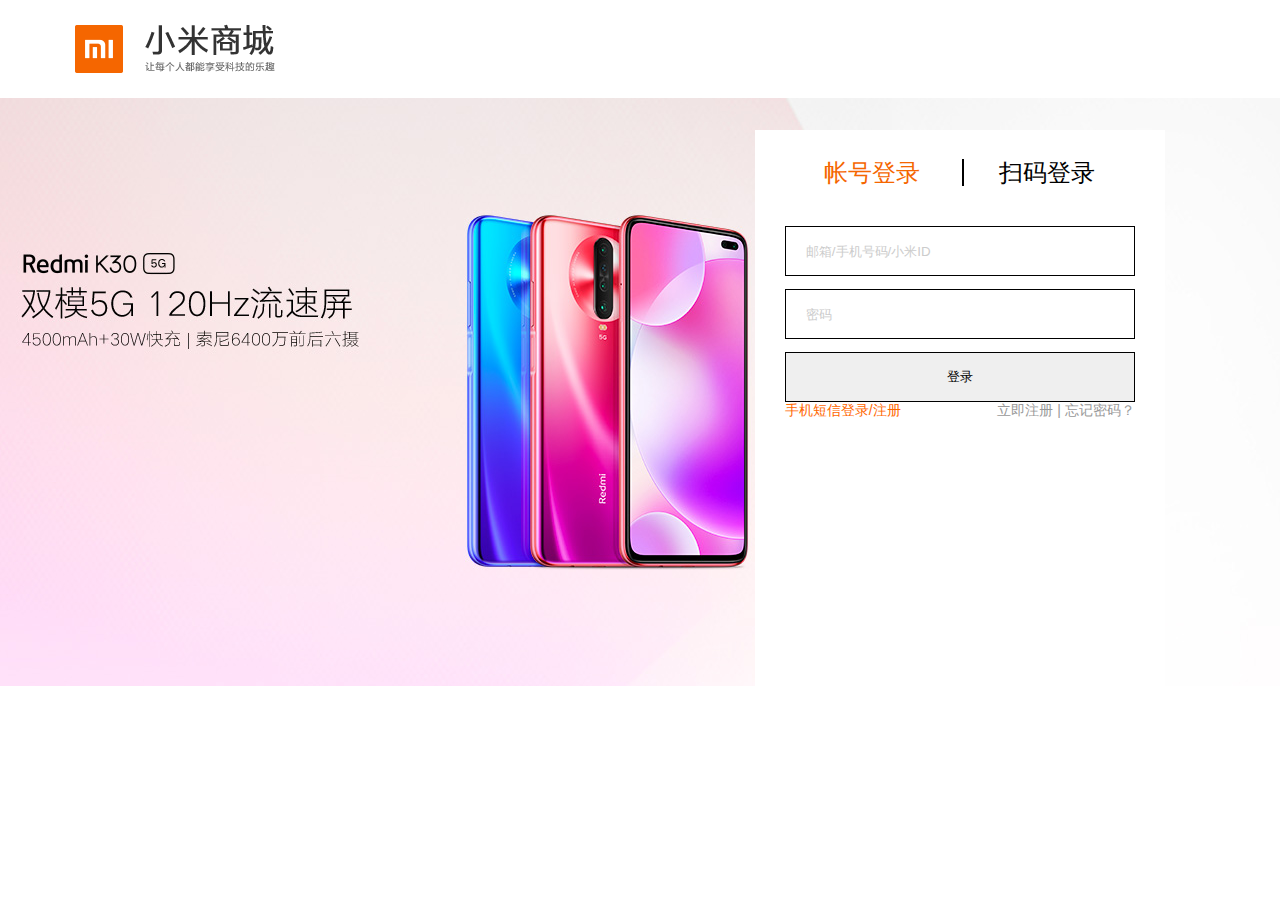
<file: login.html>
<!DOCTYPE html>
<html lang="en">
<head>
    <meta charset="UTF-8">
    <meta name="viewport" content="width=device-width, initial-scale=1.0">
    <title>登录</title>
    <link rel="stylesheet" href="./css/login.css">
</head>
<body>
    <div class="main">
        <!-- 头部logo -->
        <header class="header-wrap">
            <div class="header-logo"></div>
        </header>
        <!-- 主要内容 -->
        <section class="main-wrap">
            <div class="mian-content">
                <!-- 选择标题 -->
                <div id="nav-tabs" class="nav_tabs">
                    <a class="now" href="#">帐号登录</a>
                    <span class="line"></span>
                    <a class="" href="#">扫码登录</a>
                </div>
                <div class="loginbox">
                    <!-- 帐号登录 -->
                    <div class="btn login_area">
                        <input class="item_account" type="text" name="user" id="username" placeholder="邮箱/手机号码/小米ID">
                        <input class="item_account" type="password" placeholder="密码" id="pwd" name="password">
                        <div id="error" class="err_tip">
                            ！用户名或密码不正确
                        </div>
                        <input class="loginbtn item_account" id="login-button" type="button" value="登录">
                        <div class="zhuce myclear">
                            <div class="login_type_link">
                                <a href="#">手机短信登录/注册</a>
                            </div>
                            <div class="zhuce_area">
                                <a href="register.html">立即注册</a>
                                <span>|</span>
                                <a href="#">忘记密码？</a>
                            </div>
                        </div>
                    </div>
                    <!-- 扫码登录 -->
                    <div class="code_login">
                        <img src="./img/login/iframe.png" alt="">
                        <p class="custom-qr-name">使用<span>小米商城APP</span>扫一扫</p>
						<p>小米手机可打开「设置」&gt;「小米帐号」扫码登录</p>
                    </div>
                </div>
            </div>
        </section>
    </div>
    <script>
        let xiaomi = {
            start(){
                this.loginArea();
                this.change();
            },
            // 登录验证
            loginArea(){
                // 获取保存在浏览器中的用户名和密码
                let phone = sessionStorage.getItem("phone");
				let idaccount = sessionStorage.getItem("idaccount");
                let pwd = sessionStorage.getItem("pwd");
                
                // 获取节点
                let username = document.getElementById('username');
				let pwds = document.getElementById('pwd');
                let error = document.getElementById('error');
                let loginBtn = document.getElementById('login-button');

                //登录
                loginBtn.onclick = function() {
						if ((phone == username.value || idaccount == username.value) && pwd == pwds.value) {
							// 跳转到主页面
							sessionStorage.setItem("loginState", 'true');
							window.location.href = 'index.html';
						} else {
							error.style.display = 'block';
						}
					}
            },
            change(){
                //获取节点
                var navTabs = document.getElementById('nav-tabs').getElementsByTagName('a');
                var loginbox = document.getElementsByClassName('loginbox')[0].children;
                //切换登录方式
                for (let i = 0; i < navTabs.length; i++){
                    navTabs[i].index = i;
                    navTabs[i].onclick = function(){
                        for(let j = 0;j<loginbox.length;j++){
                            navTabs[j].className='';
                            loginbox[j].style.display='none';
                        }
                        this.className='now';
                        loginbox[this.index].style.display='block';
                    }
                }
            }
        }
        xiaomi.start();
    </script>
</body>
</html>
</file>
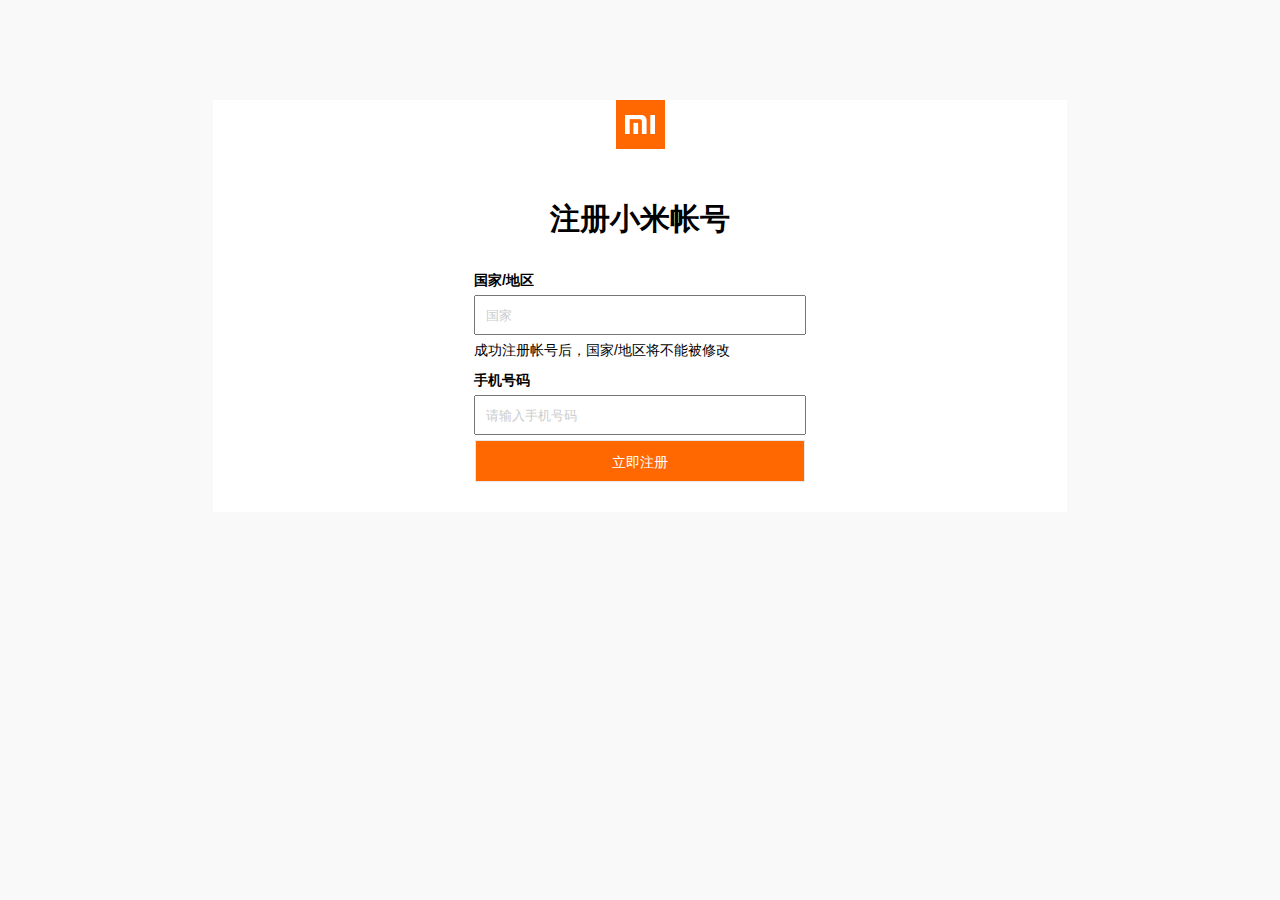
<file: register.html>
<!DOCTYPE html>
<html lang="en">
<head>
    <meta charset="UTF-8">
    <title>注册</title>
    <link rel="stylesheet" href="./css/register.css">
    <script src="./js/register.js"></script>
</head>
<body>
    <section class="main">
        <div class="logo">
            <img src="./img/login/mi-logo.png" alt="">
        </div>
        <h1 class="title_big30">注册小米帐号</h1>
        <!-- 注册页面 -->
        <div class="regbox">
            <h4>国家/地区</h4>
            <input type="text" placeholder="国家" class="countryinput">
            <div class="region_tip_text">成功注册帐号后，国家/地区将不能被修改</div>
            <h4 class="title-4">手机号码</h4>
            <div class="phone">
                <input id="text" type="tel" name="phone" data-type="PH" placeholder="请输入手机号码">
            </div>
            
            <!-- 错误信息提示 -->
            <div class="err_tip"></div>

            <input id="btn" class="btnGroup btn_reg_1 submit-step" data-to="phone-step2" type="submit" value="立即注册">
        </div>
        <!-- 验证码页面 -->
        <div class="regboxTwo">
            <div class="step2_txt">
                <p>我们已经发送一条验证短信至<span class="address-place">+86 13660354891</span></p>
                <p>请输入短信中的验证码</p>
                <div class="inputcode">
                    <input class="inputcode_txt" type="text" placeholder="请输入验证码" name="">
                    <button class="resend">重新发送</button>
                </div>
                <div class="err_tip">
                   !请输入短信验证码
                </div>
                <div class="not_receive">
                    <a href="#">收不到验证码？</a>
                </div>
                <input class="btnGroup btn_reg_1  submit-step" type="submit" value="下一步">
                <input class="btnGroup btn_reg_2 back-step" data-to="phone-step1" type="button" value="返回">
            </div>
        </div>
        <!-- 设置密码 -->
        <div class="regboxthree">
            <div class="step2_txt">
                <p>您注册的手机号码为：<span class="address-place">00000000000</span></p>
                <p class="title">请设置您的密码：</p>
                <input class="inputpassword" type="password" placeholder="请输入密码" name="ticket">
                <div class="err_tip">请输入密码</div>
                <input class="inputpassword" type="password" placeholder="请再输入一次密码" name="tickettwo">
                <div class="err_tip">
                   错误信息提示
                </div>
                <p class="title_tis">密码长度8~16位,数字、字母、字符至少包含两种</p>
                <input class="btnGroup btn_reg_1  submit-step" type="submit" value="提交">
            </div>
        </div>
        <!-- 账号显示 -->
        <div class="regbox-account">
            <div class="step2_txt">
                <p>您的小米ID：<span class="address-place">00000000</span></p>
                <input class="btnGroup btn_reg_1  submit-step" type="submit" value="登录">
            </div>
        </div>
    </section>
</body>
</html>
</file>
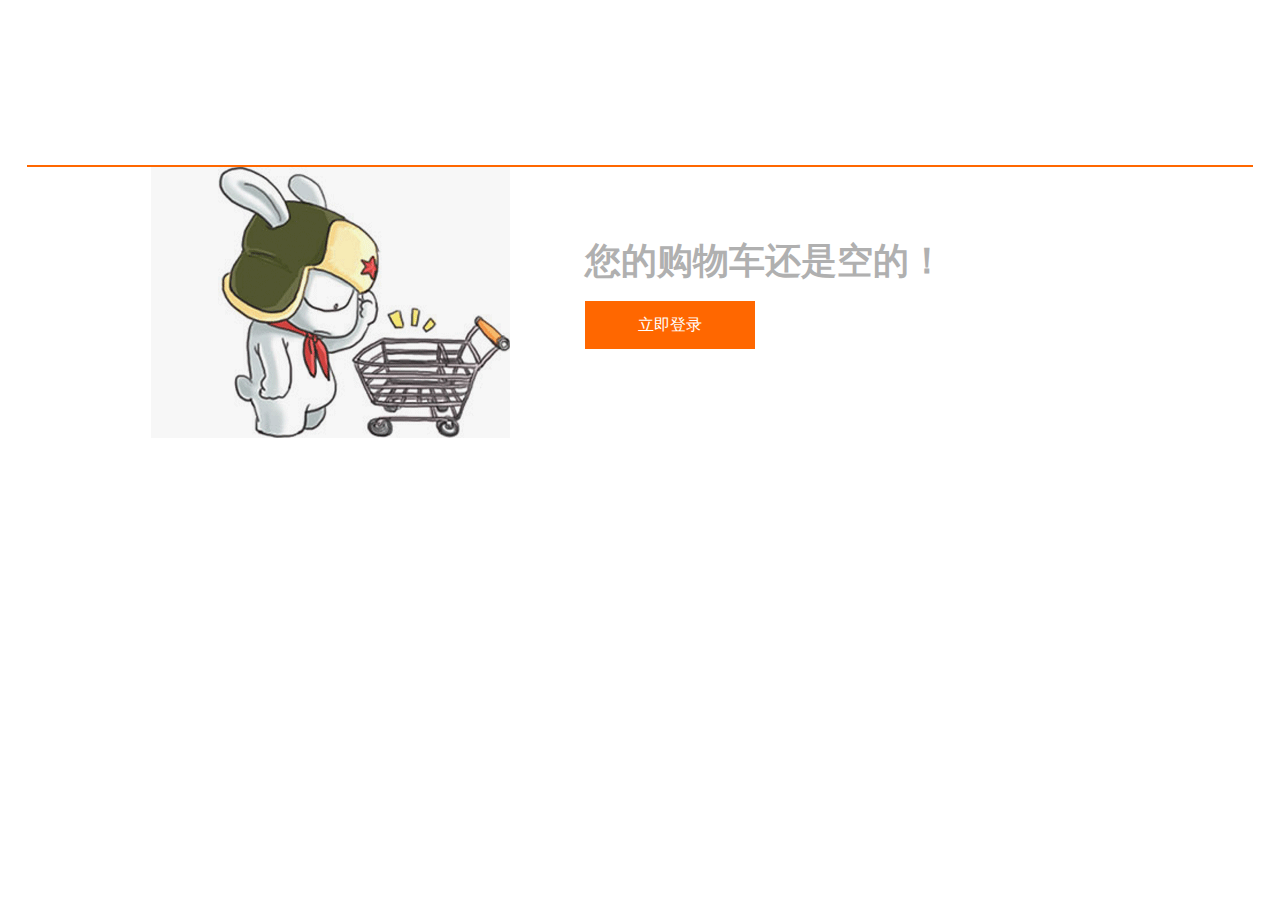
<file: shopping.html>
<!DOCTYPE html>
<html lang="en">
<head>
    <meta charset="UTF-8">
    <meta name="viewport" content="width=device-width, initial-scale=1.0">
    <title>购物车</title>
    <link rel="stylesheet" href="./css/shopping.css">
    <script src="./js/shopping.js"></script>
</head>
<body>
        <div class="container">
            <div class="car-empty" id="J_carEmpty">
                <h2>您的购物车还是空的！</h2>
                <a href="login.html" class="btn-login" id="J_loginBtn">立即登录</a>
            </div>
            <div class="car-goods-list" id="J_carListGoods">
                <div class="list-head myclear" data-checked="false">
                    <div class="col col-check"><span id="J_selectAll"></span>全选</div>
                    <div class="col col-img">&nbsp;</div>
                    <div class="col col-name">商品名称</div>
                    <div class="col col-price">单价</div>
                    <div class="col col-num">数量</div>
                    <div class="col col-total">小计</div>
                    <div class="col col-action">操作</div>
                </div>
                <div id="wapper">
                    <!-- <div class="list-body myclear" data-checked = "false">
                        <div class="col col-check"><span class="J_select"></span></div>
                        <div class="col col-img"><img src="${obj[key].img}" alt=""></div>
                        <div class="col col-name">${obj[key].name}</div>
                        <div class="col col-price">${obj[key].proc}元</div>
                        <div class="col col-num">
                            <div class="change-goods-num myclear J_changeGoodsNum">
                                <a href="#" class="J_minus">-</a>
                                <input tyep="text" value="${obj[key].number}" class="goods-num J_goodsNum">
                                <a href="#" class="J_plus">+</a>
                            </div>
                        </div>
                        <div class="col col-total">${obj[key].proc * obj[key].number}元</div>
                        <div class="col col-action">×</div>
                    </div> -->
                </div>
                <div class="car-bar myclear car-bar-fixed">
                    <div class="section-left">
                        <a href="index.html" class="back-shopping J_goShoping">继续购物</a>
                        <span class="car-total">
                            共
                            <i id="J_carTotalNum">0</i>
                            件商品，已选择
                            <i id="J_selTotalNum">0</i>
                            件
                        </span>
                        <span class="total-price">
                            合计：<em id="J_carTotalPrice">0</em>元
                        </span>
                        <a href="#;" class="btn btn-disabled" id="J_goCheckout">去结算</a>
                    </div>
                    <div class="no-select-tip" id="J_noSelectTip">
                        请勾选需要结算的商品
                        <i class="arrow arrow-a"></i>
                        <i class="arrow arrow-b"></i>
                    </div>
                </div>
            </div>
        </div>
</body>
</html>
</file>
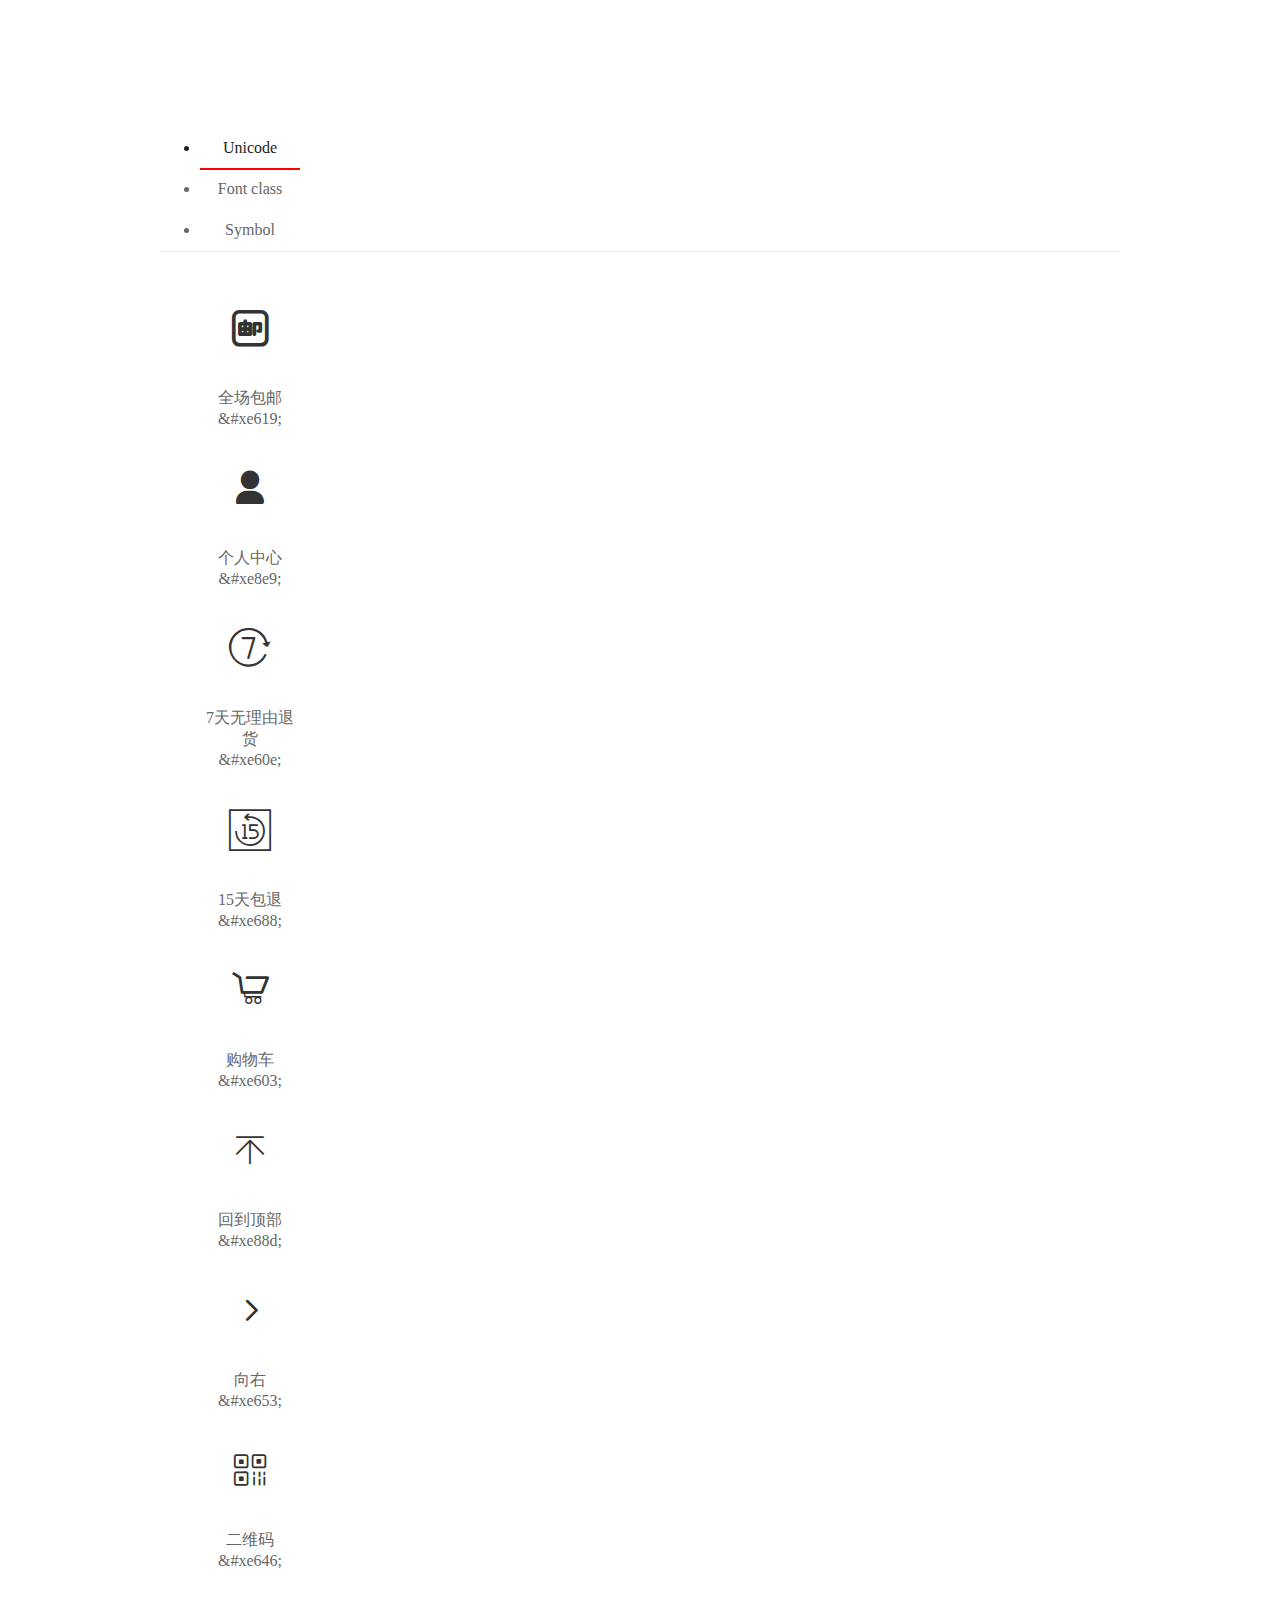
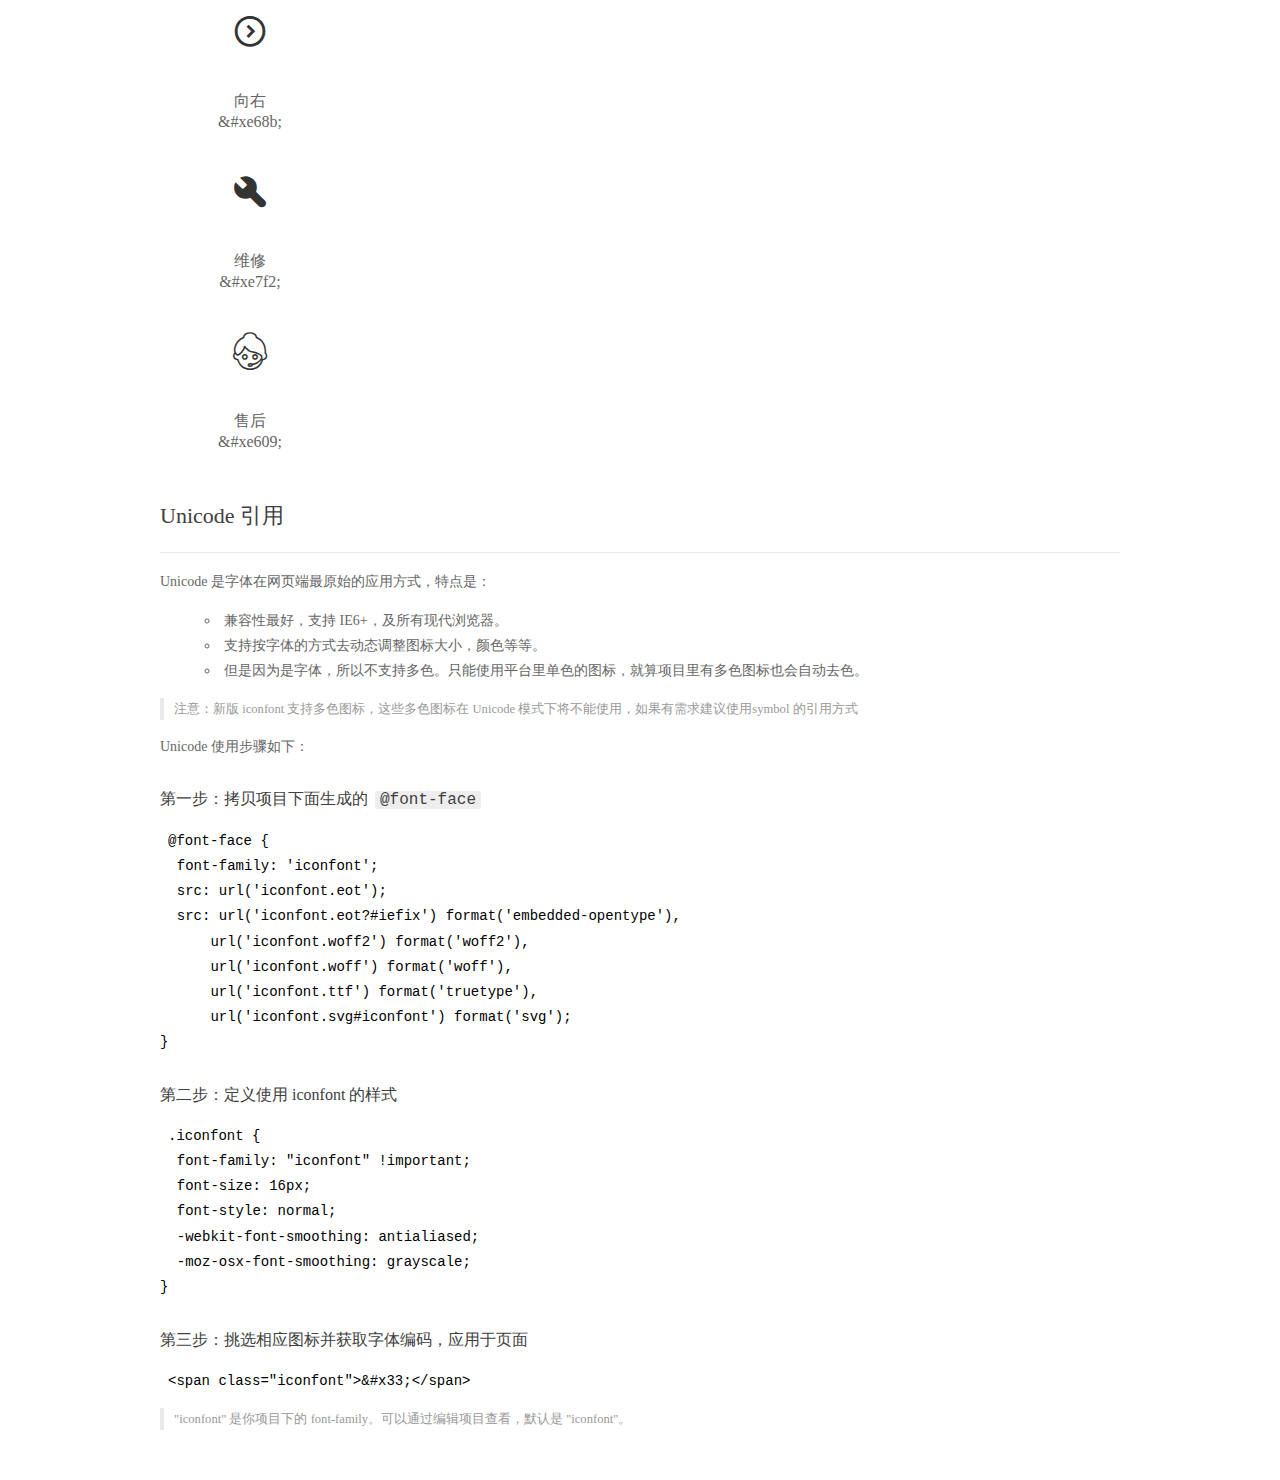
<file: icont/demo_index.html>
<!DOCTYPE html>
<html>
<head>
  <meta charset="utf-8"/>
  <title>IconFont Demo</title>
  <link rel="shortcut icon" href="https://img.alicdn.com/tps/i4/TB1_oz6GVXXXXaFXpXXJDFnIXXX-64-64.ico" type="image/x-icon"/>
  <link rel="stylesheet" href="https://g.alicdn.com/thx/cube/1.3.2/cube.min.css">
  <link rel="stylesheet" href="demo.css">
  <link rel="stylesheet" href="iconfont.css">
  <script src="iconfont.js"></script>
  <!-- jQuery -->
  <script src="https://a1.alicdn.com/oss/uploads/2018/12/26/7bfddb60-08e8-11e9-9b04-53e73bb6408b.js"></script>
  <!-- 代码高亮 -->
  <script src="https://a1.alicdn.com/oss/uploads/2018/12/26/a3f714d0-08e6-11e9-8a15-ebf944d7534c.js"></script>
</head>
<body>
  <div class="main">
    <h1 class="logo"><a href="https://www.iconfont.cn/" title="iconfont 首页" target="_blank">&#xe86b;</a></h1>
    <div class="nav-tabs">
      <ul id="tabs" class="dib-box">
        <li class="dib active"><span>Unicode</span></li>
        <li class="dib"><span>Font class</span></li>
        <li class="dib"><span>Symbol</span></li>
      </ul>
      
    </div>
    <div class="tab-container">
      <div class="content unicode" style="display: block;">
          <ul class="icon_lists dib-box">
          
            <li class="dib">
              <span class="icon iconfont">&#xe619;</span>
                <div class="name">全场包邮</div>
                <div class="code-name">&amp;#xe619;</div>
              </li>
          
            <li class="dib">
              <span class="icon iconfont">&#xe8e9;</span>
                <div class="name">个人中心</div>
                <div class="code-name">&amp;#xe8e9;</div>
              </li>
          
            <li class="dib">
              <span class="icon iconfont">&#xe60e;</span>
                <div class="name">7天无理由退货</div>
                <div class="code-name">&amp;#xe60e;</div>
              </li>
          
            <li class="dib">
              <span class="icon iconfont">&#xe688;</span>
                <div class="name">15天包退</div>
                <div class="code-name">&amp;#xe688;</div>
              </li>
          
            <li class="dib">
              <span class="icon iconfont">&#xe603;</span>
                <div class="name">购物车</div>
                <div class="code-name">&amp;#xe603;</div>
              </li>
          
            <li class="dib">
              <span class="icon iconfont">&#xe88d;</span>
                <div class="name">回到顶部</div>
                <div class="code-name">&amp;#xe88d;</div>
              </li>
          
            <li class="dib">
              <span class="icon iconfont">&#xe653;</span>
                <div class="name">向右</div>
                <div class="code-name">&amp;#xe653;</div>
              </li>
          
            <li class="dib">
              <span class="icon iconfont">&#xe646;</span>
                <div class="name">二维码</div>
                <div class="code-name">&amp;#xe646;</div>
              </li>
          
            <li class="dib">
              <span class="icon iconfont">&#xe68b;</span>
                <div class="name">向右</div>
                <div class="code-name">&amp;#xe68b;</div>
              </li>
          
            <li class="dib">
              <span class="icon iconfont">&#xe7f2;</span>
                <div class="name">维修</div>
                <div class="code-name">&amp;#xe7f2;</div>
              </li>
          
            <li class="dib">
              <span class="icon iconfont">&#xe609;</span>
                <div class="name">售后</div>
                <div class="code-name">&amp;#xe609;</div>
              </li>
          
          </ul>
          <div class="article markdown">
          <h2 id="unicode-">Unicode 引用</h2>
          <hr>

          <p>Unicode 是字体在网页端最原始的应用方式，特点是：</p>
          <ul>
            <li>兼容性最好，支持 IE6+，及所有现代浏览器。</li>
            <li>支持按字体的方式去动态调整图标大小，颜色等等。</li>
            <li>但是因为是字体，所以不支持多色。只能使用平台里单色的图标，就算项目里有多色图标也会自动去色。</li>
          </ul>
          <blockquote>
            <p>注意：新版 iconfont 支持多色图标，这些多色图标在 Unicode 模式下将不能使用，如果有需求建议使用symbol 的引用方式</p>
          </blockquote>
          <p>Unicode 使用步骤如下：</p>
          <h3 id="-font-face">第一步：拷贝项目下面生成的 <code>@font-face</code></h3>
<pre><code class="language-css"
>@font-face {
  font-family: 'iconfont';
  src: url('iconfont.eot');
  src: url('iconfont.eot?#iefix') format('embedded-opentype'),
      url('iconfont.woff2') format('woff2'),
      url('iconfont.woff') format('woff'),
      url('iconfont.ttf') format('truetype'),
      url('iconfont.svg#iconfont') format('svg');
}
</code></pre>
          <h3 id="-iconfont-">第二步：定义使用 iconfont 的样式</h3>
<pre><code class="language-css"
>.iconfont {
  font-family: "iconfont" !important;
  font-size: 16px;
  font-style: normal;
  -webkit-font-smoothing: antialiased;
  -moz-osx-font-smoothing: grayscale;
}
</code></pre>
          <h3 id="-">第三步：挑选相应图标并获取字体编码，应用于页面</h3>
<pre>
<code class="language-html"
>&lt;span class="iconfont"&gt;&amp;#x33;&lt;/span&gt;
</code></pre>
          <blockquote>
            <p>"iconfont" 是你项目下的 font-family。可以通过编辑项目查看，默认是 "iconfont"。</p>
          </blockquote>
          </div>
      </div>
      <div class="content font-class">
        <ul class="icon_lists dib-box">
          
          <li class="dib">
            <span class="icon iconfont icon-quanchangbaoyou"></span>
            <div class="name">
              全场包邮
            </div>
            <div class="code-name">.icon-quanchangbaoyou
            </div>
          </li>
          
          <li class="dib">
            <span class="icon iconfont icon-gerenzhongxin"></span>
            <div class="name">
              个人中心
            </div>
            <div class="code-name">.icon-gerenzhongxin
            </div>
          </li>
          
          <li class="dib">
            <span class="icon iconfont icon-7tianwuliyoutuihuo"></span>
            <div class="name">
              7天无理由退货
            </div>
            <div class="code-name">.icon-7tianwuliyoutuihuo
            </div>
          </li>
          
          <li class="dib">
            <span class="icon iconfont icon-15tianbaotui01"></span>
            <div class="name">
              15天包退
            </div>
            <div class="code-name">.icon-15tianbaotui01
            </div>
          </li>
          
          <li class="dib">
            <span class="icon iconfont icon-icon4"></span>
            <div class="name">
              购物车
            </div>
            <div class="code-name">.icon-icon4
            </div>
          </li>
          
          <li class="dib">
            <span class="icon iconfont icon-huidaodingbu"></span>
            <div class="name">
              回到顶部
            </div>
            <div class="code-name">.icon-huidaodingbu
            </div>
          </li>
          
          <li class="dib">
            <span class="icon iconfont icon-xiangyou"></span>
            <div class="name">
              向右
            </div>
            <div class="code-name">.icon-xiangyou
            </div>
          </li>
          
          <li class="dib">
            <span class="icon iconfont icon-ico"></span>
            <div class="name">
              二维码
            </div>
            <div class="code-name">.icon-ico
            </div>
          </li>
          
          <li class="dib">
            <span class="icon iconfont icon-xiangyou1"></span>
            <div class="name">
              向右
            </div>
            <div class="code-name">.icon-xiangyou1
            </div>
          </li>
          
          <li class="dib">
            <span class="icon iconfont icon-weixiu"></span>
            <div class="name">
              维修
            </div>
            <div class="code-name">.icon-weixiu
            </div>
          </li>
          
          <li class="dib">
            <span class="icon iconfont icon-shouhou-"></span>
            <div class="name">
              售后
            </div>
            <div class="code-name">.icon-shouhou-
            </div>
          </li>
          
        </ul>
        <div class="article markdown">
        <h2 id="font-class-">font-class 引用</h2>
        <hr>

        <p>font-class 是 Unicode 使用方式的一种变种，主要是解决 Unicode 书写不直观，语意不明确的问题。</p>
        <p>与 Unicode 使用方式相比，具有如下特点：</p>
        <ul>
          <li>兼容性良好，支持 IE8+，及所有现代浏览器。</li>
          <li>相比于 Unicode 语意明确，书写更直观。可以很容易分辨这个 icon 是什么。</li>
          <li>因为使用 class 来定义图标，所以当要替换图标时，只需要修改 class 里面的 Unicode 引用。</li>
          <li>不过因为本质上还是使用的字体，所以多色图标还是不支持的。</li>
        </ul>
        <p>使用步骤如下：</p>
        <h3 id="-fontclass-">第一步：引入项目下面生成的 fontclass 代码：</h3>
<pre><code class="language-html">&lt;link rel="stylesheet" href="./iconfont.css"&gt;
</code></pre>
        <h3 id="-">第二步：挑选相应图标并获取类名，应用于页面：</h3>
<pre><code class="language-html">&lt;span class="iconfont icon-xxx"&gt;&lt;/span&gt;
</code></pre>
        <blockquote>
          <p>"
            iconfont" 是你项目下的 font-family。可以通过编辑项目查看，默认是 "iconfont"。</p>
        </blockquote>
      </div>
      </div>
      <div class="content symbol">
          <ul class="icon_lists dib-box">
          
            <li class="dib">
                <svg class="icon svg-icon" aria-hidden="true">
                  <use xlink:href="#icon-quanchangbaoyou"></use>
                </svg>
                <div class="name">全场包邮</div>
                <div class="code-name">#icon-quanchangbaoyou</div>
            </li>
          
            <li class="dib">
                <svg class="icon svg-icon" aria-hidden="true">
                  <use xlink:href="#icon-gerenzhongxin"></use>
                </svg>
                <div class="name">个人中心</div>
                <div class="code-name">#icon-gerenzhongxin</div>
            </li>
          
            <li class="dib">
                <svg class="icon svg-icon" aria-hidden="true">
                  <use xlink:href="#icon-7tianwuliyoutuihuo"></use>
                </svg>
                <div class="name">7天无理由退货</div>
                <div class="code-name">#icon-7tianwuliyoutuihuo</div>
            </li>
          
            <li class="dib">
                <svg class="icon svg-icon" aria-hidden="true">
                  <use xlink:href="#icon-15tianbaotui01"></use>
                </svg>
                <div class="name">15天包退</div>
                <div class="code-name">#icon-15tianbaotui01</div>
            </li>
          
            <li class="dib">
                <svg class="icon svg-icon" aria-hidden="true">
                  <use xlink:href="#icon-icon4"></use>
                </svg>
                <div class="name">购物车</div>
                <div class="code-name">#icon-icon4</div>
            </li>
          
            <li class="dib">
                <svg class="icon svg-icon" aria-hidden="true">
                  <use xlink:href="#icon-huidaodingbu"></use>
                </svg>
                <div class="name">回到顶部</div>
                <div class="code-name">#icon-huidaodingbu</div>
            </li>
          
            <li class="dib">
                <svg class="icon svg-icon" aria-hidden="true">
                  <use xlink:href="#icon-xiangyou"></use>
                </svg>
                <div class="name">向右</div>
                <div class="code-name">#icon-xiangyou</div>
            </li>
          
            <li class="dib">
                <svg class="icon svg-icon" aria-hidden="true">
                  <use xlink:href="#icon-ico"></use>
                </svg>
                <div class="name">二维码</div>
                <div class="code-name">#icon-ico</div>
            </li>
          
            <li class="dib">
                <svg class="icon svg-icon" aria-hidden="true">
                  <use xlink:href="#icon-xiangyou1"></use>
                </svg>
                <div class="name">向右</div>
                <div class="code-name">#icon-xiangyou1</div>
            </li>
          
            <li class="dib">
                <svg class="icon svg-icon" aria-hidden="true">
                  <use xlink:href="#icon-weixiu"></use>
                </svg>
                <div class="name">维修</div>
                <div class="code-name">#icon-weixiu</div>
            </li>
          
            <li class="dib">
                <svg class="icon svg-icon" aria-hidden="true">
                  <use xlink:href="#icon-shouhou-"></use>
                </svg>
                <div class="name">售后</div>
                <div class="code-name">#icon-shouhou-</div>
            </li>
          
          </ul>
          <div class="article markdown">
          <h2 id="symbol-">Symbol 引用</h2>
          <hr>

          <p>这是一种全新的使用方式，应该说这才是未来的主流，也是平台目前推荐的用法。相关介绍可以参考这篇<a href="">文章</a>
            这种用法其实是做了一个 SVG 的集合，与另外两种相比具有如下特点：</p>
          <ul>
            <li>支持多色图标了，不再受单色限制。</li>
            <li>通过一些技巧，支持像字体那样，通过 <code>font-size</code>, <code>color</code> 来调整样式。</li>
            <li>兼容性较差，支持 IE9+，及现代浏览器。</li>
            <li>浏览器渲染 SVG 的性能一般，还不如 png。</li>
          </ul>
          <p>使用步骤如下：</p>
          <h3 id="-symbol-">第一步：引入项目下面生成的 symbol 代码：</h3>
<pre><code class="language-html">&lt;script src="./iconfont.js"&gt;&lt;/script&gt;
</code></pre>
          <h3 id="-css-">第二步：加入通用 CSS 代码（引入一次就行）：</h3>
<pre><code class="language-html">&lt;style&gt;
.icon {
  width: 1em;
  height: 1em;
  vertical-align: -0.15em;
  fill: currentColor;
  overflow: hidden;
}
&lt;/style&gt;
</code></pre>
          <h3 id="-">第三步：挑选相应图标并获取类名，应用于页面：</h3>
<pre><code class="language-html">&lt;svg class="icon" aria-hidden="true"&gt;
  &lt;use xlink:href="#icon-xxx"&gt;&lt;/use&gt;
&lt;/svg&gt;
</code></pre>
          </div>
      </div>

    </div>
  </div>
  <script>
  $(document).ready(function () {
      $('.tab-container .content:first').show()

      $('#tabs li').click(function (e) {
        var tabContent = $('.tab-container .content')
        var index = $(this).index()

        if ($(this).hasClass('active')) {
          return
        } else {
          $('#tabs li').removeClass('active')
          $(this).addClass('active')

          tabContent.hide().eq(index).fadeIn()
        }
      })
    })
  </script>
</body>
</html>
</file>
<file: icont/iconfont.css>
@font-face {font-family: "iconfont";
  src: url('iconfont.eot?t=1601259455799'); /* IE9 */
  src: url('iconfont.eot?t=1601259455799#iefix') format('embedded-opentype'), /* IE6-IE8 */
  url('[data-uri]') format('woff2'),
  url('iconfont.woff?t=1601259455799') format('woff'),
  url('iconfont.ttf?t=1601259455799') format('truetype'), /* chrome, firefox, opera, Safari, Android, iOS 4.2+ */
  url('iconfont.svg?t=1601259455799#iconfont') format('svg'); /* iOS 4.1- */
}

.iconfont {
  font-family: "iconfont" !important;
  font-size: 25px;
  font-style: normal;
  -webkit-font-smoothing: antialiased;
  -moz-osx-font-smoothing: grayscale;
}

.icon-quanchangbaoyou:before {
  content: "\e619";
}

.icon-gerenzhongxin:before {
  content: "\e8e9";
}

.icon-7tianwuliyoutuihuo:before {
  content: "\e60e";
}

.icon-15tianbaotui01:before {
  content: "\e688";
}

.icon-icon4:before {
  content: "\e603";
}

.icon-huidaodingbu:before {
  content: "\e88d";
}

.icon-xiangyou:before {
  content: "\e653";
}

.icon-ico:before {
  content: "\e646";
}

.icon-xiangyou1:before {
  content: "\e68b";
}

.icon-weixiu:before {
  content: "\e7f2";
}

.icon-shouhou-:before {
  content: "\e609";
}
</file>
<file: icont/demo.css>
/* Logo 字体 */
@font-face {
  font-family: "iconfont logo";
  src: url('https://at.alicdn.com/t/font_985780_km7mi63cihi.eot?t=1545807318834');
  src: url('https://at.alicdn.com/t/font_985780_km7mi63cihi.eot?t=1545807318834#iefix') format('embedded-opentype'),
    url('https://at.alicdn.com/t/font_985780_km7mi63cihi.woff?t=1545807318834') format('woff'),
    url('https://at.alicdn.com/t/font_985780_km7mi63cihi.ttf?t=1545807318834') format('truetype'),
    url('https://at.alicdn.com/t/font_985780_km7mi63cihi.svg?t=1545807318834#iconfont') format('svg');
}

.logo {
  font-family: "iconfont logo";
  font-size: 160px;
  font-style: normal;
  -webkit-font-smoothing: antialiased;
  -moz-osx-font-smoothing: grayscale;
}

/* tabs */
.nav-tabs {
  position: relative;
}

.nav-tabs .nav-more {
  position: absolute;
  right: 0;
  bottom: 0;
  height: 42px;
  line-height: 42px;
  color: #666;
}

#tabs {
  border-bottom: 1px solid #eee;
}

#tabs li {
  cursor: pointer;
  width: 100px;
  height: 40px;
  line-height: 40px;
  text-align: center;
  font-size: 16px;
  border-bottom: 2px solid transparent;
  position: relative;
  z-index: 1;
  margin-bottom: -1px;
  color: #666;
}


#tabs .active {
  border-bottom-color: #f00;
  color: #222;
}

.tab-container .content {
  display: none;
}

/* 页面布局 */
.main {
  padding: 30px 100px;
  width: 960px;
  margin: 0 auto;
}

.main .logo {
  color: #333;
  text-align: left;
  margin-bottom: 30px;
  line-height: 1;
  height: 110px;
  margin-top: -50px;
  overflow: hidden;
  *zoom: 1;
}

.main .logo a {
  font-size: 160px;
  color: #333;
}

.helps {
  margin-top: 40px;
}

.helps pre {
  padding: 20px;
  margin: 10px 0;
  border: solid 1px #e7e1cd;
  background-color: #fffdef;
  overflow: auto;
}

.icon_lists {
  width: 100% !important;
  overflow: hidden;
  *zoom: 1;
}

.icon_lists li {
  width: 100px;
  margin-bottom: 10px;
  margin-right: 20px;
  text-align: center;
  list-style: none !important;
  cursor: default;
}

.icon_lists li .code-name {
  line-height: 1.2;
}

.icon_lists .icon {
  display: block;
  height: 100px;
  line-height: 100px;
  font-size: 42px;
  margin: 10px auto;
  color: #333;
  -webkit-transition: font-size 0.25s linear, width 0.25s linear;
  -moz-transition: font-size 0.25s linear, width 0.25s linear;
  transition: font-size 0.25s linear, width 0.25s linear;
}

.icon_lists .icon:hover {
  font-size: 100px;
}

.icon_lists .svg-icon {
  /* 通过设置 font-size 来改变图标大小 */
  width: 1em;
  /* 图标和文字相邻时，垂直对齐 */
  vertical-align: -0.15em;
  /* 通过设置 color 来改变 SVG 的颜色/fill */
  fill: currentColor;
  /* path 和 stroke 溢出 viewBox 部分在 IE 下会显示
      normalize.css 中也包含这行 */
  overflow: hidden;
}

.icon_lists li .name,
.icon_lists li .code-name {
  color: #666;
}

/* markdown 样式 */
.markdown {
  color: #666;
  font-size: 14px;
  line-height: 1.8;
}

.highlight {
  line-height: 1.5;
}

.markdown img {
  vertical-align: middle;
  max-width: 100%;
}

.markdown h1 {
  color: #404040;
  font-weight: 500;
  line-height: 40px;
  margin-bottom: 24px;
}

.markdown h2,
.markdown h3,
.markdown h4,
.markdown h5,
.markdown h6 {
  color: #404040;
  margin: 1.6em 0 0.6em 0;
  font-weight: 500;
  clear: both;
}

.markdown h1 {
  font-size: 28px;
}

.markdown h2 {
  font-size: 22px;
}

.markdown h3 {
  font-size: 16px;
}

.markdown h4 {
  font-size: 14px;
}

.markdown h5 {
  font-size: 12px;
}

.markdown h6 {
  font-size: 12px;
}

.markdown hr {
  height: 1px;
  border: 0;
  background: #e9e9e9;
  margin: 16px 0;
  clear: both;
}

.markdown p {
  margin: 1em 0;
}

.markdown>p,
.markdown>blockquote,
.markdown>.highlight,
.markdown>ol,
.markdown>ul {
  width: 80%;
}

.markdown ul>li {
  list-style: circle;
}

.markdown>ul li,
.markdown blockquote ul>li {
  margin-left: 20px;
  padding-left: 4px;
}

.markdown>ul li p,
.markdown>ol li p {
  margin: 0.6em 0;
}

.markdown ol>li {
  list-style: decimal;
}

.markdown>ol li,
.markdown blockquote ol>li {
  margin-left: 20px;
  padding-left: 4px;
}

.markdown code {
  margin: 0 3px;
  padding: 0 5px;
  background: #eee;
  border-radius: 3px;
}

.markdown strong,
.markdown b {
  font-weight: 600;
}

.markdown>table {
  border-collapse: collapse;
  border-spacing: 0px;
  empty-cells: show;
  border: 1px solid #e9e9e9;
  width: 95%;
  margin-bottom: 24px;
}

.markdown>table th {
  white-space: nowrap;
  color: #333;
  font-weight: 600;
}

.markdown>table th,
.markdown>table td {
  border: 1px solid #e9e9e9;
  padding: 8px 16px;
  text-align: left;
}

.markdown>table th {
  background: #F7F7F7;
}

.markdown blockquote {
  font-size: 90%;
  color: #999;
  border-left: 4px solid #e9e9e9;
  padding-left: 0.8em;
  margin: 1em 0;
}

.markdown blockquote p {
  margin: 0;
}

.markdown .anchor {
  opacity: 0;
  transition: opacity 0.3s ease;
  margin-left: 8px;
}

.markdown .waiting {
  color: #ccc;
}

.markdown h1:hover .anchor,
.markdown h2:hover .anchor,
.markdown h3:hover .anchor,
.markdown h4:hover .anchor,
.markdown h5:hover .anchor,
.markdown h6:hover .anchor {
  opacity: 1;
  display: inline-block;
}

.markdown>br,
.markdown>p>br {
  clear: both;
}


.hljs {
  display: block;
  background: white;
  padding: 0.5em;
  color: #333333;
  overflow-x: auto;
}

.hljs-comment,
.hljs-meta {
  color: #969896;
}

.hljs-string,
.hljs-variable,
.hljs-template-variable,
.hljs-strong,
.hljs-emphasis,
.hljs-quote {
  color: #df5000;
}

.hljs-keyword,
.hljs-selector-tag,
.hljs-type {
  color: #a71d5d;
}

.hljs-literal,
.hljs-symbol,
.hljs-bullet,
.hljs-attribute {
  color: #0086b3;
}

.hljs-section,
.hljs-name {
  color: #63a35c;
}

.hljs-tag {
  color: #333333;
}

.hljs-title,
.hljs-attr,
.hljs-selector-id,
.hljs-selector-class,
.hljs-selector-attr,
.hljs-selector-pseudo {
  color: #795da3;
}

.hljs-addition {
  color: #55a532;
  background-color: #eaffea;
}

.hljs-deletion {
  color: #bd2c00;
  background-color: #ffecec;
}

.hljs-link {
  text-decoration: underline;
}

/* 代码高亮 */
/* PrismJS 1.15.0
https://prismjs.com/download.html#themes=prism&languages=markup+css+clike+javascript */
/**
 * prism.js default theme for JavaScript, CSS and HTML
 * Based on dabblet (http://dabblet.com)
 * @author Lea Verou
 */
code[class*="language-"],
pre[class*="language-"] {
  color: black;
  background: none;
  text-shadow: 0 1px white;
  font-family: Consolas, Monaco, 'Andale Mono', 'Ubuntu Mono', monospace;
  text-align: left;
  white-space: pre;
  word-spacing: normal;
  word-break: normal;
  word-wrap: normal;
  line-height: 1.5;

  -moz-tab-size: 4;
  -o-tab-size: 4;
  tab-size: 4;

  -webkit-hyphens: none;
  -moz-hyphens: none;
  -ms-hyphens: none;
  hyphens: none;
}

pre[class*="language-"]::-moz-selection,
pre[class*="language-"] ::-moz-selection,
code[class*="language-"]::-moz-selection,
code[class*="language-"] ::-moz-selection {
  text-shadow: none;
  background: #b3d4fc;
}

pre[class*="language-"]::selection,
pre[class*="language-"] ::selection,
code[class*="language-"]::selection,
code[class*="language-"] ::selection {
  text-shadow: none;
  background: #b3d4fc;
}

@media print {

  code[class*="language-"],
  pre[class*="language-"] {
    text-shadow: none;
  }
}

/* Code blocks */
pre[class*="language-"] {
  padding: 1em;
  margin: .5em 0;
  overflow: auto;
}

:not(pre)>code[class*="language-"],
pre[class*="language-"] {
  background: #f5f2f0;
}

/* Inline code */
:not(pre)>code[class*="language-"] {
  padding: .1em;
  border-radius: .3em;
  white-space: normal;
}

.token.comment,
.token.prolog,
.token.doctype,
.token.cdata {
  color: slategray;
}

.token.punctuation {
  color: #999;
}

.namespace {
  opacity: .7;
}

.token.property,
.token.tag,
.token.boolean,
.token.number,
.token.constant,
.token.symbol,
.token.deleted {
  color: #905;
}

.token.selector,
.token.attr-name,
.token.string,
.token.char,
.token.builtin,
.token.inserted {
  color: #690;
}

.token.operator,
.token.entity,
.token.url,
.language-css .token.string,
.style .token.string {
  color: #9a6e3a;
  background: hsla(0, 0%, 100%, .5);
}

.token.atrule,
.token.attr-value,
.token.keyword {
  color: #07a;
}

.token.function,
.token.class-name {
  color: #DD4A68;
}

.token.regex,
.token.important,
.token.variable {
  color: #e90;
}

.token.important,
.token.bold {
  font-weight: bold;
}

.token.italic {
  font-style: italic;
}

.token.entity {
  cursor: help;
}
</file>
<file: css/style.css>
/* 重置默认样式 */
@import url("reset.css");

body{
    font: 14px/1.5 Helvetica Neue, Helvetica, Arial, Microsoft Yahei,
		Hiragino Sans GB, Heiti SC, WenQuanYi Micro Hei, sans-serif;
	color: #333;
	background-color: #fff;
	min-width: 1226px;
}

.container {
	width: 1226px;
	margin-right: auto;
	margin-left: auto;
}

/* header头部start */
/* 顶部导航栏start */
.site-topbar{
    width: 100%;
    height: 40px;
	font-size: 12px;
	color: #b0b0b0;
	background: #333;
	line-height: 40px;
}

.site-topbar .sep {
	margin: 0 3.6px;
	color: #424242;
}

.site-topbar a {
	color: #b0b0b0;
	display: inline-block;
	vertical-align: middle;
}
.site-topbar a:hover {
	color: #fff;
}

/* 左边导航栏 */
.topbar-nav {
	display: inline-block;
}

.site-topbar .topbar-info a {
	text-align: center;
}

/* 下载app */
.site-topbar .appcode {
	position: absolute;
	top: 40px;
	left: 42%;
	width: 124px;
	height: 0;
	background: #fff;
	-webkit-box-shadow: #aaa 0 1px 5px;
	box-shadow: 0 1px 5px #aaa;
	text-align: center;
	font-size: 14px;
	color: #333;
	line-height: 1;
	overflow: hidden;
	z-index: 1;
	-webkit-transition: height .3s;
	transition: height .3s;
}
.site-topbar .appcode img {
	display: block;
	margin: 18px auto 12px;
}
#J_siteDownloadApp:hover .appcode {
    height: 148px;
}

/* 购物车 */
.site-topbar .topbar-cart {
    position: relative;
	float: right;
	width: 120px;
	height: 40px;
	margin-left: 15px;
	background-color: #424242;
	-webkit-transition: all .2s;
	transition: all .2s;
	font-size: 12px;
}
/* 购物车图标 */
.topbar-cart em {
	width: 20px;
	height: 20px;
	margin-left: 10px;
	display: inline-block;
	vertical-align: -6px;
	background-image: url(../img/header/cart.png);
	background-size: 20px;
}
.topbar-cart:hover {
	background-color: #fff;
}
.topbar-cart:hover em {
	background-image: url(../img/header/cart_hover.png);
}
.topbar-cart:hover a {
	color: #ff6700;
}
/* 购物车隐藏的东东 */
.site-topbar .cart-menu {
	position: absolute;
	right: 0;
	top: 40px;
	z-index: 31;
	width: 316px;
	height: 0;
	color: #424242;
	background: #fff;
	box-shadow: 0 2px 10px rgba(0, 0, 0, .15);
	overflow: hidden;
	transition: height .3s;
	text-align: center;
	line-height: 100px;
	font-size: 12px;
}
.site-topbar .topbar-cart:hover .cart-menu{
    height:100px;
}

/* 登录注册 */
.site-topbar .topbar-info {
	position: relative;
	float: right;
	height: 40px;
	margin-right: 10px;
	line-height: 40px;
}

/* 登录后的登录注册 */
#J_siteUserInfo {
	display: none;
}

.site-topbar .user {
	position: relative;
	width: 110px;
	padding: 0;
	color: #424242;
	white-space: nowrap;
}

.site-topbar .user:hover .user-menu-wrapper {
	height: 164px;
}

.site-topbar .user:hover .user-menu-wrapper a {
	color: #424242;
}

.site-topbar .user:hover .user-menu-wrapper a:hover {
	color: #FF6700;
	background-color: #F5F5F5;
}

.site-topbar .user:hover .user-name {
	background-color: #FFF;
	color: #424242;
}

.site-topbar .user:hover .user-name:hover {
	color: #FF6700;
}

.site-topbar .user-name {
	position: relative;
	z-index: 5;
	display: inline-block;
	width: 110px;
	height: 40px;
	text-align: center;
}

.site-topbar .user-name .name {
	display: inline-block;
	width: auto;
	max-width: 75px;
	text-overflow: ellipsis;
	vertical-align: text-bottom;
	overflow: hidden;
}

.site-topbar .user-name i {
	width: 25px;
	height: 24px;
	display: inline-block;
	line-height: 24px;
	vertical-align: 14px;
}

.site-topbar .user-menu-wrapper {
	position: absolute;
	left: 0;
	top: 28px;
	z-index: 3;
	height: 0;
	overflow: hidden;
	transition: height .3s;
	background: #fff;
	box-shadow: 0 2px 10px rgba(0, 0, 0, .15);
}

.site-topbar .user-menu {
	width: 110px;
	padding: 7px 0;
	list-style-type: none;
}

.site-topbar .user-menu a {
	display: block;
	padding: 3px 30px;
	transition: all .2s;
	line-height: 2;
}

/* 顶部导航栏end */

/* 头部导航栏start */
/* 小米logo */
.header-logo {
	width: 55px;
	height: 55px;
	float: left;
	background-color: #FF6700;
	margin-top: 22px;
	position: relative;
	overflow: hidden;
}

.header-logo ul {
	position: absolute;
	width: 110px;
	left: -55px;
	top: 0;
	cursor: pointer;
	-webkit-transition: left .3s;
	transition: left .2s;
}

.header-logo:hover ul {
	left: 0;
}

.header-logo ul li {
	width: 55px;
	height: 55px;
	float: left;
	background-color: #FF6700;
	background-position: 50% 50%;
}

.header-logo ul li a {
	width: 55px;
	height: 55px;
	display: block;
}

.header-logo li:nth-of-type(1) {
	background-color: #3385ff;
	background-image: url(../img/header/mi-logo.png);
}

.header-logo li:nth-of-type(2) {
	background-image: url(../img/header/mi-logo.png);
}

/* 导航栏 */
.site-header .header-nav {
	float: left;
	height: 100px;
	padding-top: 12px;
	margin-left: 185px;
}

.header-nav .nav-item {
	float: left;
}

.header-nav .nav-item a {
	display: block;
	padding: 26px 10px 38px;
	font-size: 16px;
	color: #333;
	-webkit-transition: color .2s;
	transition: color .2s;
}

/* 隐藏部分 */
.nav-item .item-children {
	position: absolute;
	left: 0;
	right: 0;
	display: none;
	font-size: 12px;
	border-top: 1px solid #e0e0e0;
	background-color: #fff;
	box-shadow: 0 3px 4px rgba(0, 0, 0, .18);
	z-index: 31;
}

.nav-item .item-children .children-list li {
	float: left;
	width: 201px;
	padding-top: 10px;
	text-align: center;
	position: relative;
}

/* 分割线 */
.nav-item .item-children .children-list li:before {
	position: absolute;
	left: 0;
	top: 35px;
	z-index: 1;
	width: 1px;
	height: 100px;
	content: "";
	background-color: #E0E0E0;
}
.nav-item .item-children .children-list li:first-child:before {
	width: 0;
}
/* 图片 */
.nav-item .item-children .children-list .list-image {
	width: 160px;
	height: 110px;
	margin: 0 auto 16px;
	text-align: center;
}
/* 商品名称 */
.nav-item .item-children .children-list li a .title {
	line-height: 20px;
	font-size: 12px;
	color: #333333;
}
/* 价格 */
.nav-item .item-children .children-list li a .price {
	line-height: 20px;
	font-size: 12px;
	color: #FF6700;
}
/* 搜索 */
.site-header .header-search {
	float: right;
	width: 296px;
	position: relative;
}
.site-header .search-btn,
.site-header .search-text {
	position: absolute;
	top: 25px;
	border: 1px solid #e0e0e0;
	-webkit-transition: all .2s;
	transition: all .2s;
}
/* 搜索框 */
.header-search .search-text {
	right: 51px;
	z-index: 1;
	width: 245px;
	height: 50px;
	padding: 0 10px;
	font-size: 14px;
	line-height: 50px;
	outline: 0;
}
/* 搜索按钮 */
.header-search .search-btn {
	right: 0;
	width: 52px;
	height: 50px;
	background-color: #fff;
	background-image: url(../img/header/search.png);
	background-position: center center;
	background-repeat: no-repeat;
	background-size: 23px;
	cursor: pointer;
}

.header-search .search-btn:hover {
	background-color: #ff6700;
}
/* 搜索文本款上面的超链接 */
.header-search .search-hot-words {
	position: absolute;
	top: 39px;
	right: 62px;
	z-index: 2;
	text-align: right;
	-webkit-transition: opacity .2s;
	transition: opacity .2s;
}

.header-search .search-hot-words a {
	display: inline-block;
	padding: 0 5px;
	font-size: 12px;
	background-color: #eee;
	color: #757575;
	-webkit-transition: all 0.2s;
	transition: all 0.2s;
}

.header-search .search-hot-words a:hover {
	background-color: #ff6700;
	color: #fff;
}
/* 搜索隐藏 */
.header-search .keyword-list {
	position: absolute;
	right: 51px;
	top: 75px;
	z-index: 20;
	width: 245px;
	border: 1px solid #ff6700;
	border-top: 0;
	background-color: #fff;
	display: none;
}

.header-search .keyword-list li a {
	display: block;
	padding: 6px 15px;
	font-size: 12px;
	color: #424242;
}

.header-search .keyword-list li a:hover {
	background-color: #eee;
}

/* 头部导航栏end */
/* header头部end */
/* ------------------------------------------------------------------- */
/* section主体内容start */
/* 主体内容的头部start */
.home-container {
	background-color: #FFFFFF;
	margin-bottom: 26px;
}
.container-top {
	width: 1226px;
	height: 460px;
	overflow: hidden;
	position: relative;
}
/* 图片上面的菜单 */
.container-top .goods-list {
	position: absolute;
	top: 0;
	left: 0;
	z-index: 21;
	padding: 20px 0;
	width: 232px;
	height: 460px;
	font-size: 14px;
	border: 0;
	background: rgba(105, 101, 101, .6);
}
.goods-list .title {
	position: relative;
	display: block;
	padding-left: 30px;
	height: 42px;
	line-height: 42px;
	color: #fff;
}
.goods-list .title:hover {
	background-color: #FF6700;
}
.goods-list .title span {
	position: absolute;
	top: 0px;
	right: 20px;
	width: 16px;
	height: 42px;
	display: block;
}
/* 隐藏部分 */
.goods-list .children {
	display: none;
	position: absolute;
	left: 234px;
	top: 0;
	z-index: 24;
	height: 460px;
	width: 1000px;
	border: 1px solid #e0e0e0;
	border-left: 0;
	border-right: 0;
	background: #fff;
}

.site-category-list .children-list {
	width: 1000px;
}

.children .children-list li {
	float: left;
	width: 250px;
	height: 76px;
}

.children .children-list .link {
	display: block;
	width: 250px;
	height: 76px;
	padding: 18px 20px;
	line-height: 40px;
	color: #333;
	-webkit-transition: color .2s;
	transition: color .2s;
}

.children .children-list img {
	margin-right: 12px;
	display: inline-block;
	width: 40px;
	height: 40px;
	vertical-align: middle;
}

.children .children-list .text {
	display: inline-block;
	width: 150px;
	line-height: 40px;
	overflow: hidden;
	vertical-align: middle;
}

/* 轮播图片 */
.container-top .banner-list {
	width: 6130px;
	position: absolute;
	left: 0px;
}
.container-top .banner-list li {
	float: left;
}
.container-top .banner-list img {
	display: block;
	width: 1226px;
	height: 460px;
}

/* 分页按钮 */
.container-top .banner-pagination {
	position: absolute;
	right: 30px;
	bottom: 20px;
}

.container-top .banner-pagination li {
	float: left;
	margin: 0 4px;
	width: 10px;
	height: 10px;
	border: 2px solid #fff;
	border-radius: 10px;
	overflow: hidden;
	background: rgba(0, 0, 0, .4);
	opacity: 1;
	cursor: pointer;
}
.container-top .banner-pagination .active,
.container-top .banner-pagination li:hover {
	background-color: rgba(255,255,255,1);
}
/* 主体头部的下面部分 */
.homeBottom{
	margin-top: 14px;
	position: relative;
}
.homeBottom .homeBottom-list{
	display: grid;
	width: 300px;
	height: 200px;
	grid-template-rows: 100px 100px;
	grid-template-columns: 100px 100px 100px;
}
.homeBottom .homeBottom-list a{
	display: block;
	width: 100px;
	height: 100px;
	background-color: gray;
	text-align: center;
	overflow: hidden;
	color: #fff;
}
.homeBottom .homeBottom-list img{
	margin: 5px auto 15px;
	display: block;
}
.homeBottom .homeBottom-img{
	position: absolute;
	right: 0;
	top: 0;
}
.homeBottom .homeBottom-img li {
	float: left;
	margin-left: 8px;
	display: block;
	height: 200px;
}
.homeBottom .homeBottom-img img{
	width: 300px;
	height: 200px;
}
/* 主体内容的头部end */

/* 主体内容的分页部分start */
.page-main {
	padding-top: 4px;
	padding-bottom: 12px;
	background: #f5f5f5;
}

/* 分割图 */
.home-banner-box {
	height: 120px;
	margin: 24px 0 22px;
	overflow: hidden;
}

.home-banner-box img {
	width: 1226px;
	height: 120px;
}


/* 大量图片的共同部分start */

/* 标题 */
.main .box-hd {
	position: relative;
}
/* 标题h2 */
.main .box-hd h2 {
	margin: 0;
	font-size: 24px;
	font-weight: 200;
	line-height: 58px;
	color: #333;
}

/* 标题的ul */
.main .box-hd .more5 {
	position: absolute;
	top: 0;
	right: 0;
}

.main .box-hd .more5 .tab-list {
	padding: 16px 0 0;
	font-size: 16px;
}

.main .box-hd .more5 .tab-list li {
	display: inline-block;
	color: #424242;
	margin: 0 0 0 30px;
	border-bottom: 2px solid rgba(0, 0, 0, 0);
	-webkit-transition: border .3s;
	transition: border .3s;
	cursor: pointer;
}

.main .box-hd .more5 .tab-list .tab-active {
	color: #ff6700;
	border-bottom: 2px solid #ff6700;
}

/* ul内容图片展示 */
.main .box-content {
	position: relative;
}

.main .box-content img {
	width: 234px;
	display: block;
}

.box-content .left {
	float: left;
	width: 234px;
}

.box-content .left a {
	display: block;
	width: 100%;
	height: 100%;
}

.box-content .brick-item {
	margin-bottom: 14px;
}

.box-content .brick-item:hover {
	-webkit-box-shadow: 0 15px 30px rgba(0, 0, 0, 0.1);
	-webkit-transform: translate3d(0, -2px, 0);
}

/* 右边 */
.box-content .right {
	position: absolute;
	top: 0;
	right: 0;
	width: 992px;
	display: none;
}

.right .brick-item-m {
	float: left;
	width: 234px;
	padding: 19px 0;
	margin-left: 14px;
	background-color: #fff;
}

.box-content .right a {
	display: block;
	width: 100%;
	height: 100%;
	text-align: center;
}

.right .brick-item-m .figure-img {
	width: 160px;
	height: 160px;
	margin: 0 auto 18px;
}

.right .brick-item-m .figure-img img {
	width: 160px;
	height: 160px;
}



.brick-item-m .title {
	margin: 0 10px 2px;
	font-size: 14px;
	font-weight: 400;
	color: #333;
}

.brick-item-m .desc {
	margin: 0 10px 10px;
	height: 18px;
	font-size: 12px;
	color: #b0b0b0;
}

.brick-item-m .price {
	margin: 0 10px 10px;
	text-align: center;
	color: #ff6700;
	margin: 0 10px 12px;
}

.brick-item-m .price del {
	margin-left: .5em;
	color: #b0b0b0;
}

.right .brick-item-m2 {
	padding-top: 50px;
	height: 144px;
	position: relative;
}

.right .brick-item-m2 img {
	width: 80px;
	height: 80px;
}

.right .brick-item-m2 .figure {
	position: absolute;
	right: 20px;
	top: 32px;
	width: 80px;
	height: 80px;
}

.right .brick-item-m2 .title {
	margin: -10px 110px 5px 30px;
	white-space: normal;
	text-align: left;
	width: 90px;
	font-size: 14px;
	font-weight: 400;
}

.right .brick-item-m2 .price {
	margin: 0 110px 0 30px;
	font-size: 14px;
	text-align: left;
	color: #ff6700;
}

.right .brick-item-m2 .more {
	display: block;
	margin: 0 110px 0 30px;
	font-size: 18px;
	color: #333;
}

.right .brick-item-m2 i {
	position: absolute;
	right: 35px;
	display: block;
	width: 48px;
	height: 48px;
	background: #333333;
}

.right .brick-item-m2 .more small {
	display: block;
	font-size: 12px;
	color: #757575;
}

/* 大量图片共同部分end */


/* 查看全部 */
.main .box-hd .more2 {
	position: absolute;
	top: 0;
	right: 0;
	width: 92px;
}

.main .box-hd .more2 .more-link {
	font-size: 16px;
	line-height: 58px;
	color: #424242;
	-webkit-transition: all .4s;
	transition: all .4s;
}

.main .box-hd .more2 .more-link span{
	font-size: 20px;
	display: block;
	position: absolute;
	right: 0px;
	top: 0px;
}

.main .box-hd .more2 .more-link:hover {
	color: #FF6700;
}

/* 小米闪购 */
.btn-controls {
	position: absolute;
	right: 0;
	top: 24px;
}
.btn-controls .btn-flashsale-next,
.btn-controls .btn-flashsale-prev {
	display: inline-block;
	width: 36px;
	height: 24px;
	padding: 3px 5px;
	border: 1px solid black;
	font-size: 16px;
	font-weight: bold;
	line-height: 16px;
	-webkit-transition: color .5s;
	transition: color .5s;
	color:black;
	text-align: center;
	cursor: pointer;
}
.btn-controls .btn-flashsale-next:hover,
.btn-controls .btn-flashsale-prev:hover{
color: chocolate;
}
.flashsale-countdown {
	float: left;
	width: 234px;
	height: 340px;
	text-align: center;
	background: #f1eded;
}
.flashsale-countdown .ground{
	font-size: 21px;
	color: #ef3a3b;
	padding-top: 15px;
}

.box-content .flashsale-countdown img {
	width: 34px;
	height: 53px;
	margin: 25px auto;
}
.box-content .flashsale-countdown .desc {
	color: black;
	font-size: 15px;
}

.box-content .flashsale-countdown .countdown {
	width: 168px;
	margin: 28px auto 0;
}

.box-content .flashsale-countdown .countdown span{
	display: block;
	width: 46px;
	height: 46px;
	background-color: gray;
	float: left;
	color: #fff;
	font-size: 24px;
	line-height: 46px;
}
.box-content .flashsale-countdown .countdown i {
	width: 15px;
	float: left;
	height: 46px;
	line-height: 46px;
	color: #605751;
	font-size: 28px;
	font-style: normal;
}
.box-content .flashsale-list {
	float: right;
	position: relative;
	overflow: hidden;
	z-index: 1;
	width: 978px;
}

.box-content .flashsale-list ul {
	position: relative;
	width: 100%;
	height: 100%;
	z-index: 1;
	display: flex;
}
.box-content .flashsale-list li{
	width: 234px;
	height: 340px;
	margin-right: 14px;
	text-align: center;
	background-color: rgba(0, 0, 0, .02);
	position: relative;
	flex-shrink: 0;
}
.box-content .flashsale-list li a {
	display: block;
	height: 100%;
	padding-top: 39px;
	position: relative;
}
.box-content .flashsale-list .thumb {
	width: 160px;
	margin: 0 auto 22px;
}
.box-content .flashsale-list .thumb img {
	height: 160px;
	width: 160px;
}
.box-content .flashsale-list .title {
	margin: 0 auto 3px;
	font-size: 14px;
	color: black;
}
.box-content .flashsale-list .desc {
	font-size: 18px;
	margin: o auto 12px;
	color: grey;
}
.box-content .flashsale-list .price {
	color: #ff6709;
}

.box-content .flashsale-list .price del {
	color: #b0b0b0;
}

/* 主体内容的分页部分end */
/* section主体内容end */
/* ------------------------------------------------------------------- */
/* 页脚start */
.site-footer {
	background-color: #fff;
}
.site-footer .footer-service {
	padding: 27px 0;
	border-bottom: 1px solid #e0e0e0;
}
.site-footer .footer-service li{
	display: block;
	float: left;
	width: 200px;
	height: 30px;
	margin-left: 38px;
	font-size: 18px;
	line-height: 30px;
	border-left: 1px solid #e0e0e0;
	text-align: center;
	position: relative;
}
.site-footer .list-service li:first-child {
	border-left: 0;
}
.site-footer .list-service a {
	color: black;
}
.site-footer .list-service span{
	font-size: 30px;
	margin-right: 5px;
}
.site-footer table{
	border: none;
	width: 960px;
}
.site-footer table th{
	height: 50px;
}
.site-footer table td{
	text-align: center;
}
.site-footer .footer-contact {
	float: right;
	width: 251px;
	height: 112px;
	border-left: 1px solid #e0e0e0;
	text-align: center;
	color: #616161;
	position: relative;
	top: -112px;
}
.site-footer .footer-contact .phone {
	margin: 0 0 5px;
	font-size: 22px;
	color: #ff6700;
}
.site-footer .footer-contact p {
	margin: 0 0 16px;
	font-size: 12px;
}
.contact-rengong{
	border: 1px #ff6700 solid;
	background: #fff;
	color: #ff6700;
	font-size: 20px;
	width: 118px;
	height: 30px;
}
.contact-rengong:hover{
	background-color: #ff6700;
	color: #fff;
}
.slogan{
	clear: both;
	color: darkgray;
	width: 100%;
	height: 30px;
	margin:0 auto 0;
	font-size: 20px;
	line-height: 30px;
	text-align: center;
	background-color: #f5f5f5;
	position: relative;
	top: -50px;
}

/* 页脚end */

/*--------------------小米商城div_home--------------------*/
.div_home {
	width: 27px;
	height: 261px;
	position: fixed;
	right: 34px;
	bottom: 66px;
}
.div_home a {
	width: 27px;
	height: 42px;
	display: block;
	text-align: center;
	border: 1px solid #F5F5F5;
	border-style: none none solid solid;
	position: relative;
}
.div_home .footer-word {
	position: absolute;
	right: 40px;
	top: 5px;
	height: 28px;
	line-height: 28px;
	text-align: center;
	padding: 0 8px;
	background-color: #FFFFFF;
	color: #757575;
	font-size: 14px;
	z-index: 1000;
	white-space: nowrap;
	display: none;
}
.div_home a:hover .footer-word {
	display: block;
}
</file>
<file: css/login.css>
/* 初始化页面 */
@import url("reset.css");

.main {
	font-size: 14px;
	font-family: arial, "Hiragino Sans GB", "Microsoft YaHei", "微軟正黑體", "儷黑 Pro", sans-serif;
}

a {
	color: #757575;
}

/* logo */
.header-wrap{
	width: 1130px;
	margin: 0 auto;
}
.header-wrap .header-logo {
	width: 200px;
	height: 98px;
	background: url(../img/login/placeholder.png) no-repeat;
}
/* 主要内容 */
.main-wrap {
	width: 100%;
	height: 588px;
	background-image: url(../img/login/beijing.jpg);
	background-repeat: no-repeat;
	background-position:center;
	position: relative;
}
.main-wrap .mian-content {
	position: absolute;
	right: 9%;
	bottom: 0;
	background-color: #fff;
	width: 410px;
	min-height: 556px;
	font-size: 14px;
}
.nav_tabs {
	padding: 27px 0 24px;
	text-align: center;
	font-size: 24px;
	color: black;
}
.nav_tabs a{
	color: black;
}
.nav_tabs a:hover,
.nav_tabs a.now {
	color: #f56600;
}
.line{
	border-left: 2px black solid;
	width: 0;
	height: 24px;
	margin: 0 35px;
}

/* 帐号登录 */
.login_area {
	width: 350px;
	margin: 0 auto;
}
.item_account {
	width: 100%;
	height: 50px;
	border: 1px black solid;
	color: black;
	padding: 10px 20px;
	display: block;
	margin-top: 13px;
}
.err_tip {
	margin-top: 14px;
	line-height: 20px;
	color: #ff6700;
	display: none;
}
.zhuce .login_type_link {
	float: left;
}

.zhuce .zhuce_area {
	float: right;
	color: #999;
	text-align: center;
}
.zhuce .login_type_link a {
	color: #ff6700;
	height: auto;
	line-height: normal;
}

.zhuce .zhuce_area a {
	color: #999;
}
.zhuce .zhuce_area a:hover{
	color: #ff6700;
}
/* 扫码登录 */
.code_login{
	text-align: center;
	width: 100%;
	display: none;
}
.code_login img{
	margin: 50px auto;
}
</file>
<file: css/register.css>
/* 初始化页面 */
@import url("reset.css");

body {
	background-color: #f9f9f9;
	color:black;
	font-size: 14px;
	font-family: arial, "Hiragino Sans GB", "Microsoft YaHei", "微軟正黑體", "儷黑 Pro", sans-serif;
}
a {
	color: #9d9d9d;
}

/* 主要内容 */
.main {
	width: 854px;
	margin: 0 auto;
	background-color: #fff;
}
.main .logo{
    background-color: #ff6700;
    width: 49px;
    height: 49px;
    margin: 100px auto 50px;
}
/* 标题 */
.title_big30 {
	text-align: center;
	font-size: 30px;
}
/* 登录页面内容盒子 */
.regbox {
	width: 332px;
	padding: 30px 0;
	line-height: 20px;
	font-size: 14px;
	margin: 0 auto;
}
.countryinput{
	width: 100%;
	height: 40px;
	margin: 5px auto 5px;
	padding: 4px 10px;
}
.title-4{
	margin-top: 10px;
}
.err_tip{
	margin-bottom: 5px;
	line-height: 20px;
	font-size: 14px;
	color: #f66;
	display: none;
}
.phone input{
	width: 100%;
	height: 40px;
	margin: 5px auto 5px;
	padding: 4px 10px;
}
/* 按钮 */
.btn_reg_1 {
	background-color: #ff6700;
	color: #fff;
	margin-top: 70px;
}

.btnGroup {
	width: 330px;
	height: 42px;
	margin: 0 auto;
	line-height: 42px;
	text-align: center;
	font-size: 14px;
	display: block;
	cursor: pointer;
	border: 1px solid #e8e8e8;
	overflow: hidden;
}
/* 验证码页面盒子 */
.regboxTwo,
.regboxthree,
.regbox-account { 
	width: 332px;
	padding: 30px 0;
	line-height: 20px;
	margin: 0 auto;
	display: none;
}
.step2_txt,
.step2_txt p {
	padding-bottom: 10px;
}
.step2_txt .address-place {
	color: #ff6700;
}
/* 文本框 */
.regboxTwo .inputcode {
	margin-top: 10px;
	width: 332px;
	height: auto;
	padding-bottom: 15px;
}
.inputcode_txt{
	width: 210px;
	height: 40px;
	margin: 5px auto 5px;
	padding: 4px 10px;
}
.resend{
	margin-left: 8px;
	vertical-align: middle;
	display: inline-block;
	height: 40px;
	line-height: 40px;
	border: 1px solid #e8e8e8;
}
/* 错误提示 */
.step2_txt .err_tip {
	margin-bottom: 10px;
}
/* 返回按钮 */
.btn_reg_2 {
	margin-top: 10px;
	margin-bottom: 10px;
}
/* 设置密码 */
.regboxthree p {
	font-weight: bold;
	font-size: 16px;
}

.regboxthree .title {
	margin-bottom: 15px;
}
.inputpassword{
	width: 332px;
	height: 40px;
	margin: 5px auto 5px;
	padding: 4px 10px;
}
/* 登录 */
.regbox-account .step2_txt {
	text-align: center;
}

.regbox-account p {
	margin-top: 20px;
	font-size: 16px;
	font-weight: bold;
}

.regbox-account .btn_reg_1 {
	margin-top: 58px;
}
</file>
<file: css/shopping.css>
/* 初始化 */
@import url("reset.css");

.container {
	width: 1226px;
	margin-right: auto;
	margin-left: auto;
}

/* 购物车为空 */
.car-empty {
	height: 273px;
	padding-left: 558px;
	margin: 165px 0 130px;
	background: url(../img/shopping/cart-empty.png) no-repeat 124px 0;
	color: #b0b0b0;
    overflow: hidden;
    border-top: 2px solid #FF6700;
}

.car-empty h2 {
	margin: 70px 0 15px;
	font-size: 36px;
}

.car-empty .btn-login {
	width: 170px;
	height: 48px;
	line-height: 48px;
}
.car-empty a {
    color: #fff;
    display: block;
    width: 158px;
    height: 38px;
    background-color: #ff6700 ;
    text-align: center;
}

/* 有商品的时候 */
.car-goods-list .list-head {
	height: 70px;
	line-height: 70px;
	padding-right: 26px;
	color: #424242;
	background-color: #fff;
}
.car-goods-list .col {
	float: left;
}

.car-goods-list .col-check {
	width: 110px;
}
.car-goods-list .col-check span{
	width: 15px;
	height: 15px;
	background-color: gray;
	display: block;
	float: left;
	margin-top: 28px;
	margin-right: 15px;
	border-radius: 2px;
}
.car-goods-list .col-check span:hover {
	background-color: #FF6700;
}
.car-goods-list .col-img {
	width: 120px;
}

.car-goods-list .col-name {
	width: 380px;
}

.car-goods-list .col-price {
	width: 140px;
	padding-right: 18px;
	text-align: center;
	color: #424242;
}

.car-goods-list .col-num {
	width: 150px;
	text-align: center;
	color: #424242;
}

.car-goods-list .col-total {
	width: 120px;
	margin-left: 20px;
	text-align: right;
}

.car-goods-list .col-action {
	width: 80px;
	margin-left: 71px;
	text-align: center;
}

/* 商品 */
.car-goods-list .list-body {
	height: 117px;
	line-height: 83px;
	color: #424242;
	background-color: #fff;
	padding: 15px 26px 15px 0;
	border-top: 1px solid #e0e0e0;
}
.car-goods-list .col-img img {
	width: 80px;
	height: 80px;
}
.car-goods-list .list-body .col-price {
	font-size: 16px;
}
.car-goods-list .list-body .col-total {
	color: #ff6700;
	font-size: 16px;
}
.car-goods-list .list-body .col-action {
	font-size: 16px;
	cursor: pointer;
}
.change-goods-num {
	width: 148px;
	height: 38px;
	border: 1px solid #e0e0e0;
	text-align: center;
	background-color: #fff;
	position: relative;
	top: 22px;
	left: 8px;
	zoom: 1;
}

.change-goods-num a {
	float: left;
	width: 38px;
	height: 36px;
	line-height: 38px;
	color: #757575;
	font-size: 20px;
	transition: all .3s;
}

.change-goods-num a:hover {
	background-color: #E0E0E0;
}

.change-goods-num input {
	float: left;
	width: 70px;
	height: 36px;
	line-height: 38px;
	padding: 0;
	border-width: 0;
	color: #424242;
	font-size: 16px;
	text-align: center;
}

/* 付款 */
.car-bar-fixed {
	width: 1226px;
	position: fixed;  
	margin:0 auto;  
	left:auto;  
	right:auto;
	bottom: 0;
	z-index: 20;
	background-color: #fafafa;
	box-shadow: 0 -3px 6px rgba(0, 0, 0, 0.1);
}

.car-bar {
	height: 50px;
	text-align: right;
	background-color: #fff;
}

.car-bar .section-left {
	float: left;
	height: 50px;
}

.car-bar .back-shopping,
.car-bar .car-total,
.car-bar .total-price {
	display: block;
	height: 50px;
	float: left;
	line-height: 50px;
}

.car-bar .back-shopping {
	margin-left: 32px;
}

.car-bar a {
	color: black;
	transition: color .3s;
}

.car-bar a:hover {
	color: #FF6700;
}

.car-bar .car-total {
	margin-left: 16px;
	padding-left: 16px;
	border-left: 1px solid #eee;
	color: #757575;
}

.car-bar .car-total i {
	color: #ff6700;
}

.car-bar i {
	font-style: normal;
}

.car-bar .total-price {
	overflow: hidden;
	width: 300px;
	margin-left: 386px;
	color: #ff6700;
}

.car-bar .total-price em {
	font-style: normal;
	font-size: 30px;
}

.car-bar .btn {
	display: block;
	width: 200px;
	height: 50px;
	line-height: 50px;
	font-size: 18px;
	margin-left: 25px;
	border: 1px solid #b0b0b0;
	background-color: #ff6000;
	color: #fff;
	float: right;
	text-align: center;
}

.car-bar .btn-disabled {
	background-color: #e0e0e0 !important;
	border-color: #e0e0e0 !important;
	color: #b0b0b0 !important;
	cursor: default !important;
}

.car-bar .no-select-tip {
	width: 200px;
	height: 48px;
	line-height: 48px;
	position: absolute;
	top: -58px;
	right: 0;
	background-color: #fff;
	border: 1px solid #ff6700;
	color: #ff6700;
	text-align: center;
}

.car-bar .no-select-tip .arrow-a {
	bottom: -8px;
	margin-left: -10px;
	border-width: 8px 10px 0;
	border-color: #ff6700 transparent transparent;
	z-index: 1;
}

.car-bar .no-select-tip .arrow-b {
	bottom: -7px;
	margin-left: -8px;
	border-width: 7px 8px 0;
	border-color: #fff transparent transparent;
	z-index: 2;
}

.car-bar .no-select-tip .arrow {
	display: block;
	width: 0;
	height: 0;
	border-style: solid dashed dashed;
	overflow: hidden;
	_zoom: 1;
	position: absolute;
	left: 50%;
}

.car-bar i {
	font-style: normal;
}

.xm-recommend-title {
	position: relative;
	top: 80px;
	height: 50px;
	font-size: 30px;
	font-weight: 400;
	color: #757575;
	border-top: 1px solid #e0e0e0;
	margin-bottom: 100px;
}

.xm-recommend-title span {
	position: absolute;
	top: -20px;
	left: 372px;
	height: 40px;
	width: 482px;
	line-height: 40px;
	text-align: center;
	display: block;
	background-color: #f5f5f5;
}
</file>
